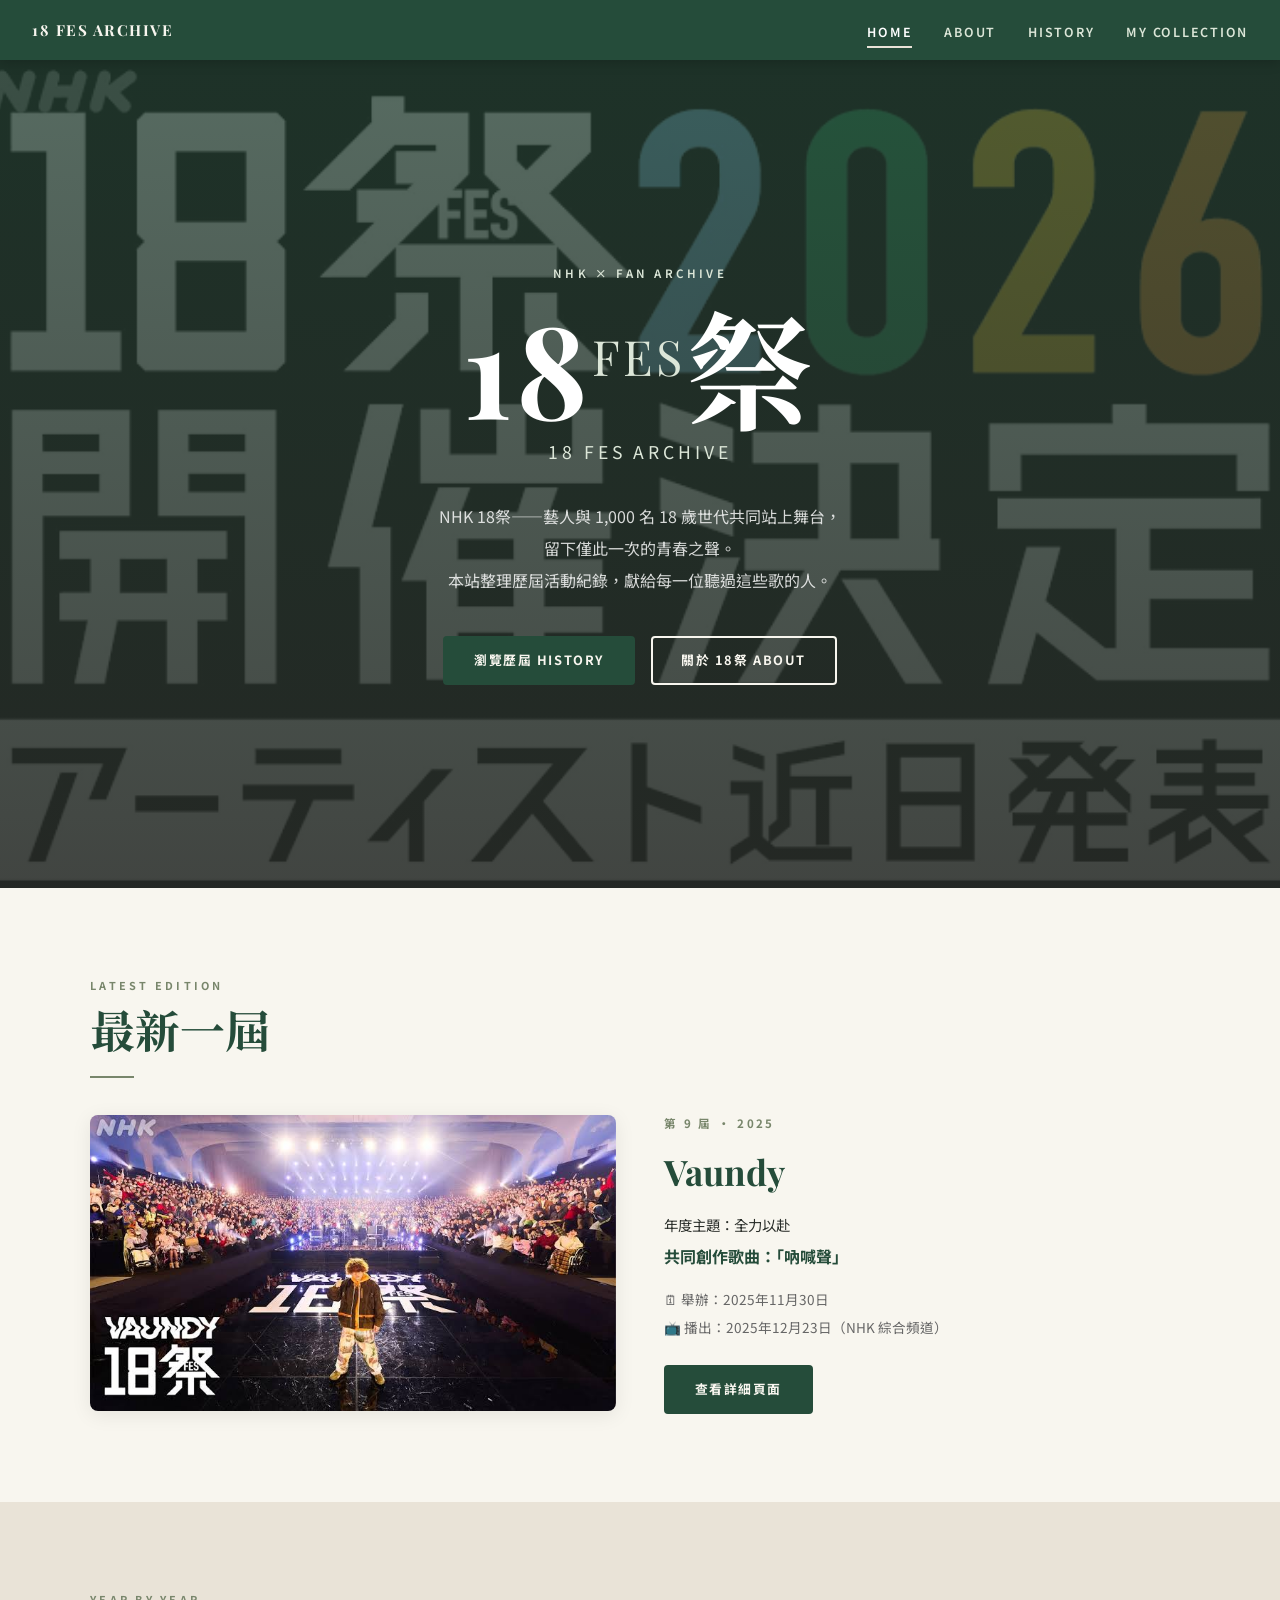
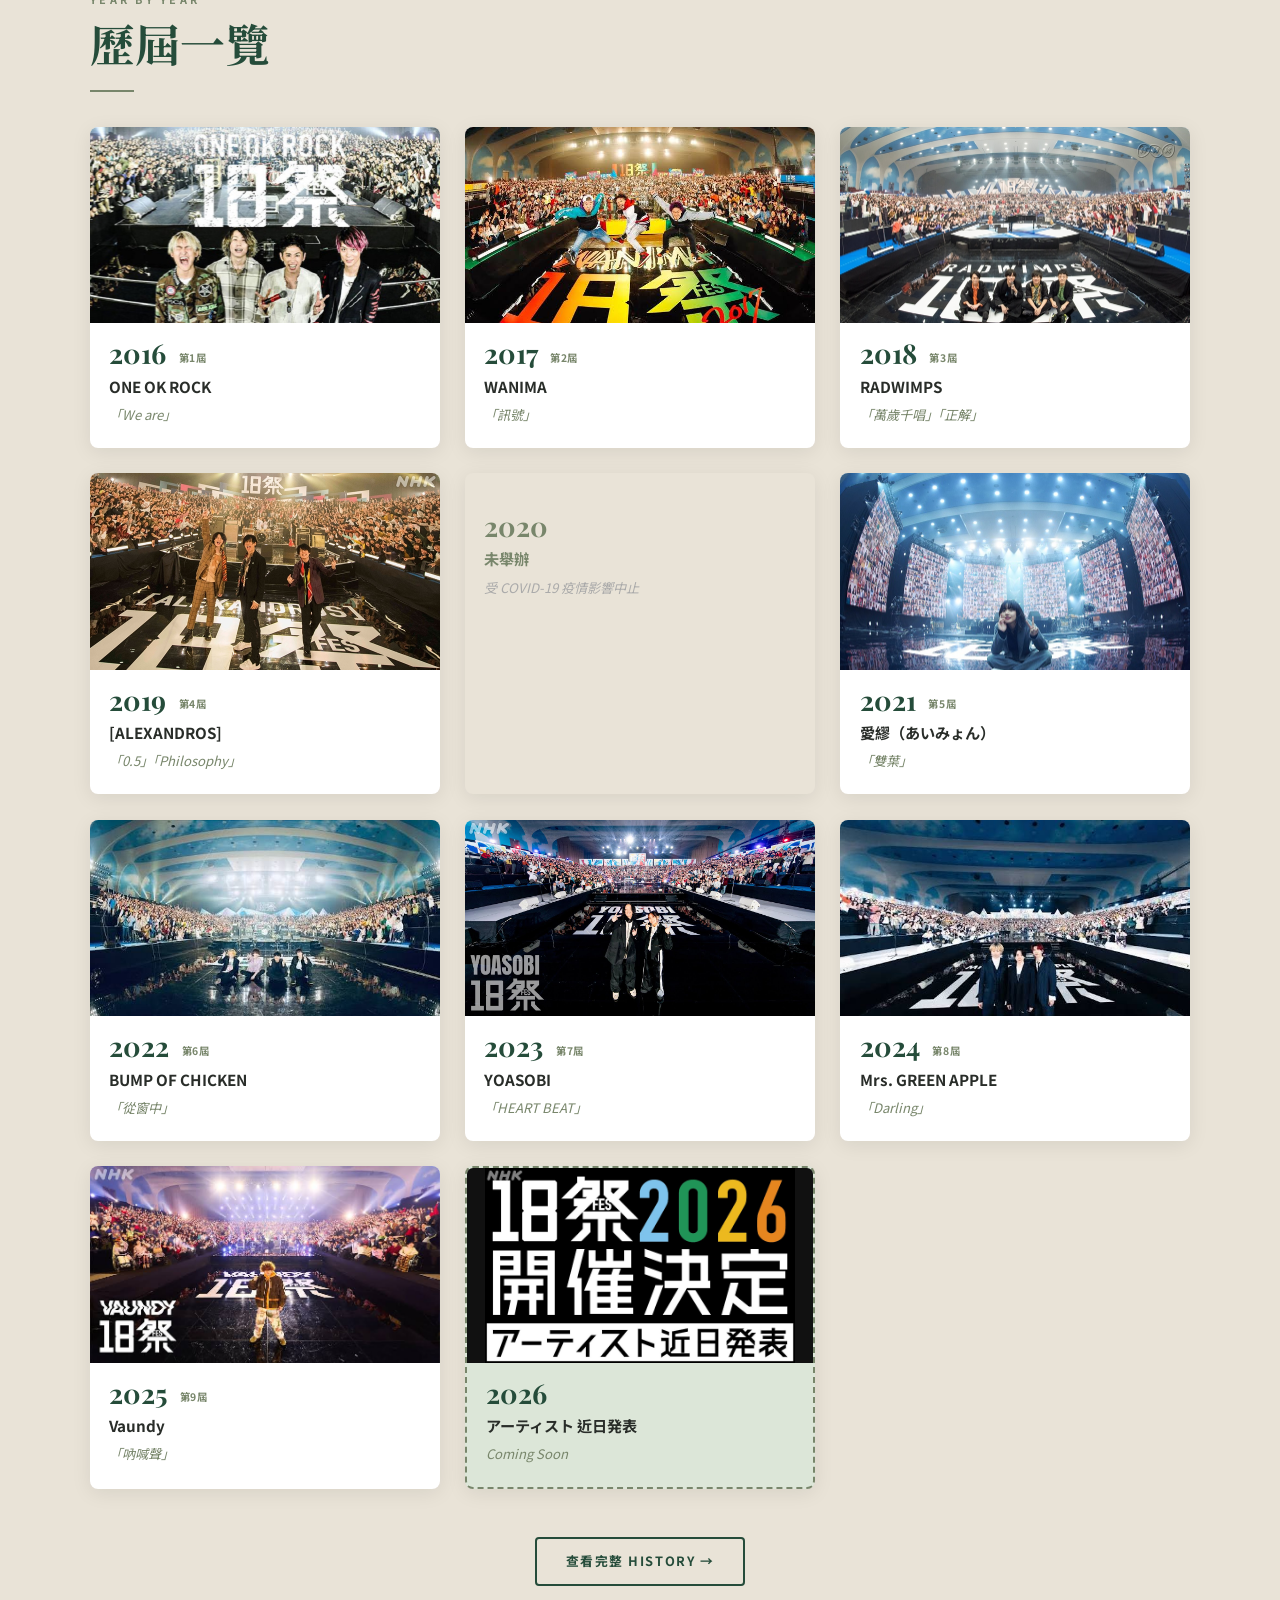
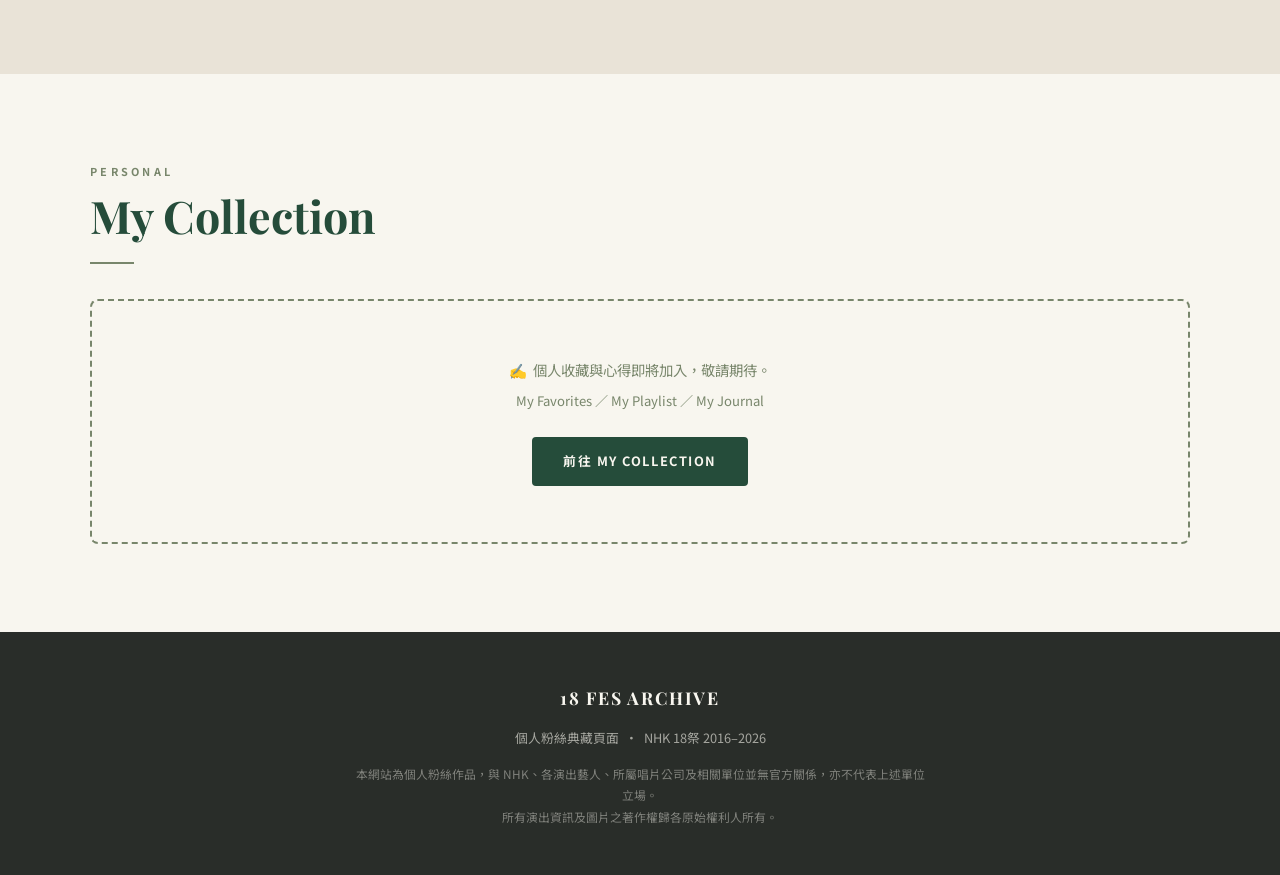
<file: index.html>
<!DOCTYPE html>
<html lang="zh-TW">
<head>
  <meta charset="UTF-8" />
  <meta name="viewport" content="width=device-width, initial-scale=1.0" />
  <title>18 FES ARCHIVE — NHK 18祭 歷屆典藏</title>
  <meta name="description" content="18 FES ARCHIVE：NHK 18祭歷屆活動的非官方粉絲典藏網站，整理每一屆合作藝人、年度主題與共同創作歌曲。" />
  <link rel="preconnect" href="https://fonts.googleapis.com" />
  <link rel="preconnect" href="https://fonts.gstatic.com" crossorigin />
  <link href="https://fonts.googleapis.com/css2?family=Noto+Sans+TC:wght@400;600;700&family=Noto+Serif+TC:wght@400;700&family=Playfair+Display:wght@700&display=swap" rel="stylesheet" />
  <link rel="stylesheet" href="assets/css/style.css" />
</head>
<body>

  <!-- ══ NAVIGATION ══ -->
  <nav class="site-nav" role="navigation" aria-label="主要導覽">
    <a href="index.html" class="nav-logo">18 FES ARCHIVE</a>
    <button class="nav-toggle" aria-label="開啟選單" aria-expanded="false">
      <span></span><span></span><span></span>
    </button>
    <ul class="nav-links" role="list">
      <li><a href="index.html" class="active">Home</a></li>
      <li><a href="pages/about.html">About</a></li>
      <li><a href="pages/history.html">History</a></li>
      <li><a href="pages/collection.html">My Collection</a></li>
    </ul>
  </nav>

  <!-- ══ HERO ══ -->
  <section class="hero" id="hero">
    <img class="hero-bg" src="assets/common/hero.png" alt="18祭 2026 開催決定" />
    <div class="hero-overlay"></div>
    <div class="hero-content">
      <p class="hero-eyebrow">NHK × Fan Archive</p>
      <h1 class="hero-title">18<sup class="hero-sup">FES</sup>祭</h1>
      <p class="hero-subtitle">18 FES ARCHIVE</p>
      <p class="hero-desc">
        NHK 18祭——藝人與 1,000 名 18 歲世代共同站上舞台，<br />
        留下僅此一次的青春之聲。<br />
        本站整理歷屆活動紀錄，獻給每一位聽過這些歌的人。
      </p>
      <div class="hero-actions">
        <a href="pages/history.html" class="btn btn--primary">瀏覽歷屆 History</a>
        <a href="pages/about.html" class="btn btn--outline">關於 18祭 About</a>
      </div>
    </div>
  </section>

  <!-- ══ LATEST EDITION ══ -->
  <section class="section" id="latest">
    <div class="container">
      <p class="section-label">Latest Edition</p>
      <h2 class="section-title">最新一屆</h2>
      <div class="divider"></div>
      <div class="latest-grid">
        <div class="latest-img-wrap">
          <img src="assets/years/2025.jfif" alt="18祭 2025 Vaundy" class="latest-img" />
        </div>
        <div class="latest-body">
          <p class="latest-meta">第 9 屆 ・ 2025</p>
          <h3 class="latest-artist">Vaundy</h3>
          <p class="latest-theme">年度主題：全力以赴</p>
          <p class="latest-song">共同創作歌曲：「吶喊聲」</p>
          <p class="latest-dates">
            🗓 舉辦：2025年11月30日<br />
            📺 播出：2025年12月23日（NHK 綜合頻道）
          </p>
          <a href="years/2025.html" class="btn btn--primary" style="margin-top:1.5rem;display:inline-block;">查看詳細頁面</a>
        </div>
      </div>
    </div>
  </section>

  <!-- ══ HISTORY OVERVIEW ══ -->
  <section class="section section--alt" id="history-preview">
    <div class="container">
      <p class="section-label">Year by Year</p>
      <h2 class="section-title">歷屆一覽</h2>
      <div class="divider"></div>
      <div class="timeline-grid">

        <!-- 2016 -->
        <a href="years/2016.html" class="year-card">
          <img class="year-card__img" src="assets/years/2016.jpg" alt="18祭 2016 ONE OK ROCK" loading="lazy" />
          <div class="year-card__body">
            <p class="year-card__year">2016 <span class="year-card__num">第1屆</span></p>
            <p class="year-card__artist">ONE OK ROCK</p>
            <p class="year-card__song">「We are」</p>
          </div>
        </a>

        <!-- 2017 -->
        <a href="years/2017.html" class="year-card">
          <img class="year-card__img" src="assets/years/2017.jfif" alt="18祭 2017 WANIMA" loading="lazy" />
          <div class="year-card__body">
            <p class="year-card__year">2017 <span class="year-card__num">第2屆</span></p>
            <p class="year-card__artist">WANIMA</p>
            <p class="year-card__song">「訊號」</p>
          </div>
        </a>

        <!-- 2018 -->
        <a href="years/2018.html" class="year-card">
          <img class="year-card__img" src="assets/years/2018.jpg" alt="18祭 2018 RADWIMPS" loading="lazy" />
          <div class="year-card__body">
            <p class="year-card__year">2018 <span class="year-card__num">第3屆</span></p>
            <p class="year-card__artist">RADWIMPS</p>
            <p class="year-card__song">「萬歲千唱」「正解」</p>
          </div>
        </a>

        <!-- 2019 -->
        <a href="years/2019.html" class="year-card">
          <img class="year-card__img" src="assets/years/2019.jpg" alt="18祭 2019 [ALEXANDROS]" loading="lazy" />
          <div class="year-card__body">
            <p class="year-card__year">2019 <span class="year-card__num">第4屆</span></p>
            <p class="year-card__artist">[ALEXANDROS]</p>
            <p class="year-card__song">「0.5」「Philosophy」</p>
          </div>
        </a>

        <!-- 2020 中止 -->
        <div class="year-card year-card--inactive">
          <div class="year-card__body year-card__body--center">
            <p class="year-card__year" style="color:var(--olive-green);">2020</p>
            <p class="year-card__artist" style="color:var(--olive-green);">未舉辦</p>
            <p class="year-card__song" style="color:#aaa;">受 COVID-19 疫情影響中止</p>
          </div>
        </div>

        <!-- 2021 -->
        <a href="years/2021.html" class="year-card">
          <img class="year-card__img" src="assets/years/2021.jpg" alt="18祭 2021 愛繆" loading="lazy" />
          <div class="year-card__body">
            <p class="year-card__year">2021 <span class="year-card__num">第5屆</span></p>
            <p class="year-card__artist">愛繆（あいみょん）</p>
            <p class="year-card__song">「雙葉」</p>
          </div>
        </a>

        <!-- 2022 -->
        <a href="years/2022.html" class="year-card">
          <img class="year-card__img" src="assets/years/2022.jfif" alt="18祭 2022 BUMP OF CHICKEN" loading="lazy" />
          <div class="year-card__body">
            <p class="year-card__year">2022 <span class="year-card__num">第6屆</span></p>
            <p class="year-card__artist">BUMP OF CHICKEN</p>
            <p class="year-card__song">「從窗中」</p>
          </div>
        </a>

        <!-- 2023 -->
        <a href="years/2023.html" class="year-card">
          <img class="year-card__img" src="assets/years/2023.jpg" alt="18祭 2023 YOASOBI" loading="lazy" />
          <div class="year-card__body">
            <p class="year-card__year">2023 <span class="year-card__num">第7屆</span></p>
            <p class="year-card__artist">YOASOBI</p>
            <p class="year-card__song">「HEART BEAT」</p>
          </div>
        </a>

        <!-- 2024 -->
        <a href="years/2024.html" class="year-card">
          <img class="year-card__img" src="assets/years/2024.jfif" alt="18祭 2024 Mrs. GREEN APPLE" loading="lazy" />
          <div class="year-card__body">
            <p class="year-card__year">2024 <span class="year-card__num">第8屆</span></p>
            <p class="year-card__artist">Mrs. GREEN APPLE</p>
            <p class="year-card__song">「Darling」</p>
          </div>
        </a>

        <!-- 2025 -->
        <a href="years/2025.html" class="year-card">
          <img class="year-card__img" src="assets/years/2025.jfif" alt="18祭 2025 Vaundy" loading="lazy" />
          <div class="year-card__body">
            <p class="year-card__year">2025 <span class="year-card__num">第9屆</span></p>
            <p class="year-card__artist">Vaundy</p>
            <p class="year-card__song">「吶喊聲」</p>
          </div>
        </a>

        <!-- 2026 Coming Soon -->
        <a href="years/2026.html" class="year-card year-card--upcoming">
          <img class="year-card__img" src="assets/common/hero.png" alt="18祭 2026 開催決定" style="object-fit:contain;background:#111;" />
          <div class="year-card__body">
            <p class="year-card__year" style="color:var(--forest-green);">2026</p>
            <p class="year-card__artist">アーティスト 近日発表</p>
            <p class="year-card__song" style="color:var(--olive-green);">Coming Soon</p>
          </div>
        </a>

      </div>
      <div style="text-align:center;margin-top:3rem;">
        <a href="pages/history.html" class="btn btn--outline-dark">查看完整 History →</a>
      </div>
    </div>
  </section>

  <!-- ══ MY COLLECTION ENTRY ══ -->
  <section class="section" id="collection-entry">
    <div class="container">
      <p class="section-label">Personal</p>
      <h2 class="section-title">My Collection</h2>
      <div class="divider"></div>
      <div class="collection-placeholder">
        <p>✍️ &nbsp;個人收藏與心得即將加入，敬請期待。</p>
        <p style="margin-top:0.5rem;font-size:0.82rem;color:var(--olive-green);">My Favorites ／ My Playlist ／ My Journal</p>
        <a href="pages/collection.html" class="btn btn--primary" style="margin-top:1.5rem;display:inline-block;">前往 My Collection</a>
      </div>
    </div>
  </section>

  <!-- ══ FOOTER ══ -->
  <footer class="site-footer">
    <p class="footer-logo">18 FES ARCHIVE</p>
    <p>個人粉絲典藏頁面 &nbsp;·&nbsp; NHK 18祭 2016–2026</p>
    <p class="footer-disclaimer">
      本網站為個人粉絲作品，與 NHK、各演出藝人、所屬唱片公司及相關單位並無官方關係，亦不代表上述單位立場。<br />
      所有演出資訊及圖片之著作權歸各原始權利人所有。
    </p>
  </footer>

  <script src="assets/js/main.js"></script>
</body>
</html>
</file>
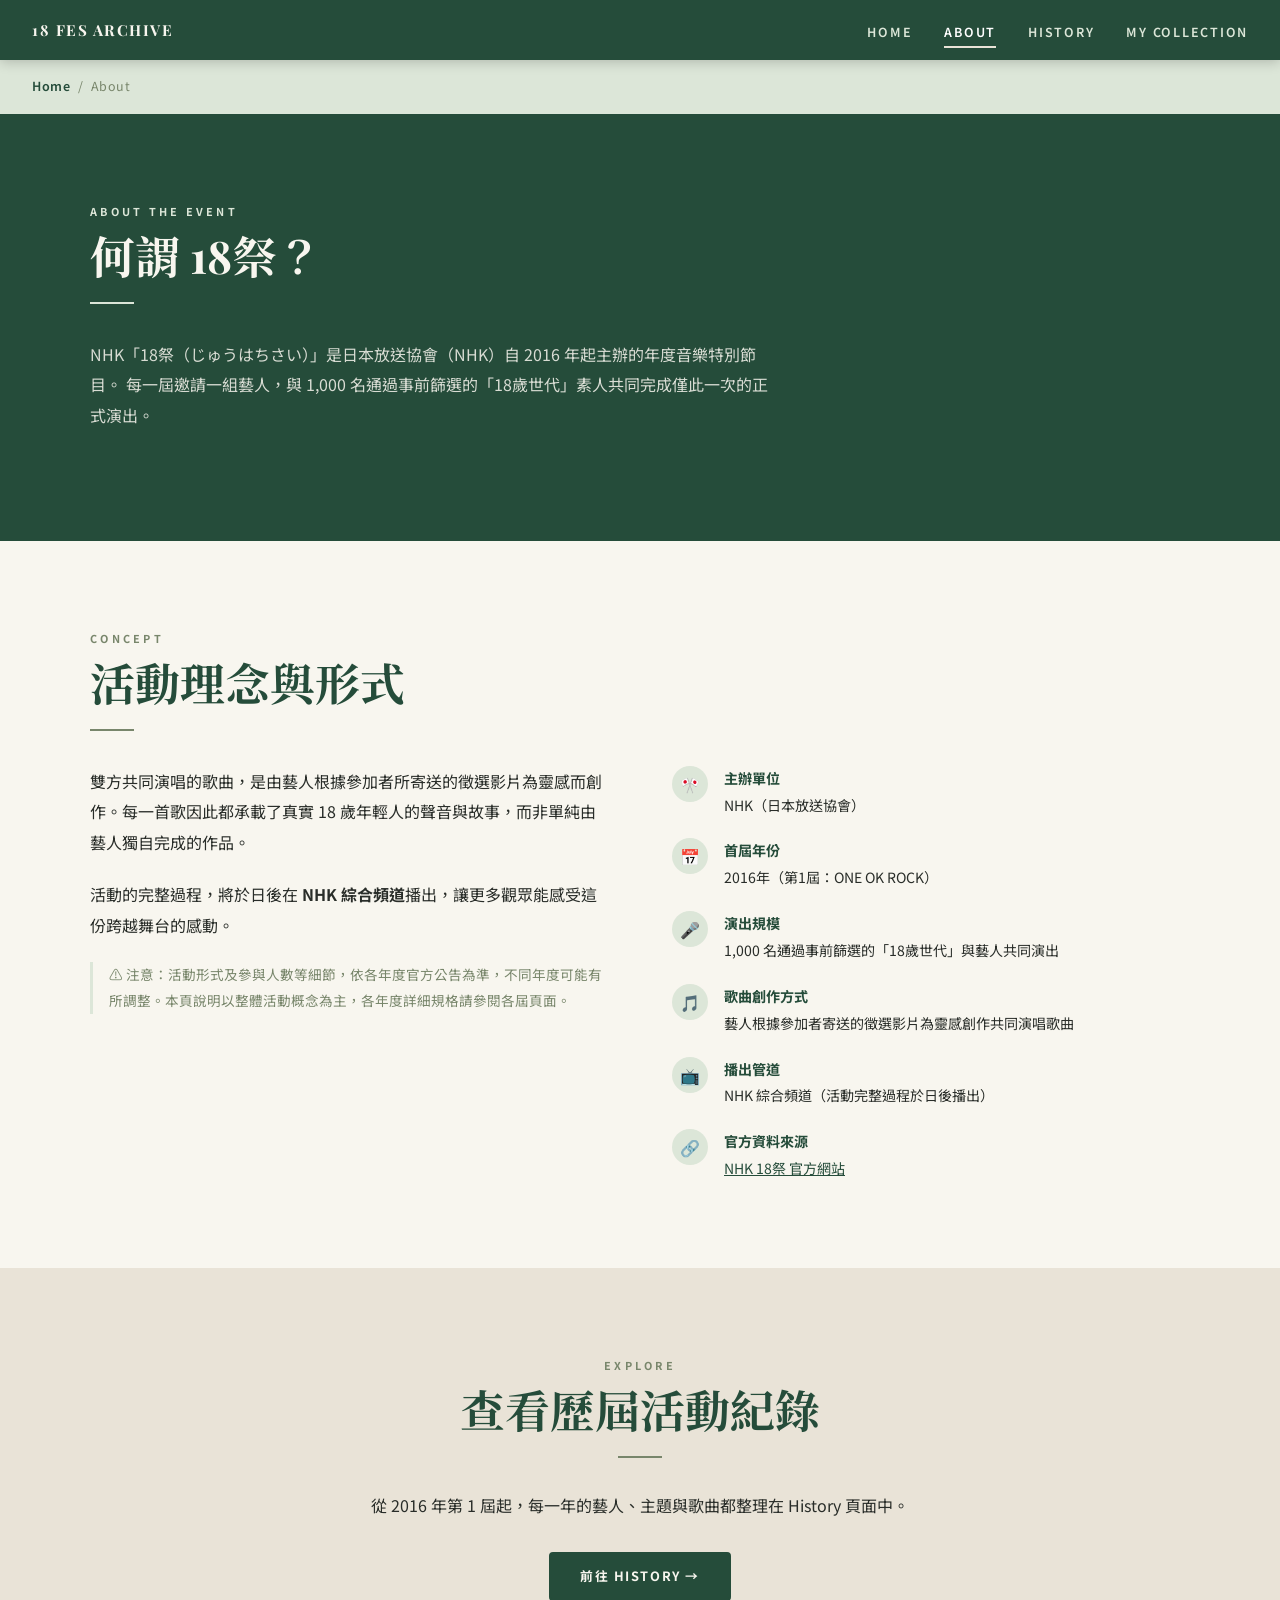
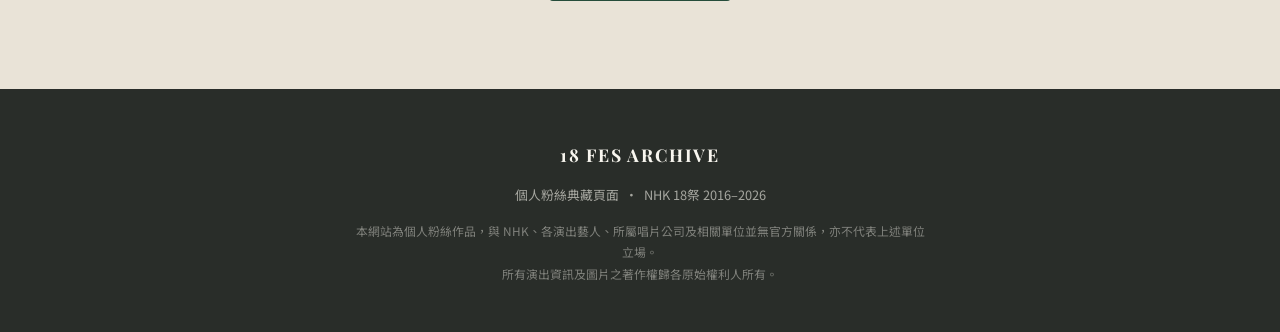
<file: pages/about.html>
<!DOCTYPE html>
<html lang="zh-TW">
<head>
  <meta charset="UTF-8" />
  <meta name="viewport" content="width=device-width, initial-scale=1.0" />
  <title>About — 18 FES ARCHIVE</title>
  <link rel="preconnect" href="https://fonts.googleapis.com" />
  <link rel="preconnect" href="https://fonts.gstatic.com" crossorigin />
  <link href="https://fonts.googleapis.com/css2?family=Noto+Sans+TC:wght@400;600;700&family=Noto+Serif+TC:wght@400;700&family=Playfair+Display:wght@700&display=swap" rel="stylesheet" />
  <link rel="stylesheet" href="../assets/css/style.css" />
</head>
<body>

  <nav class="site-nav" role="navigation" aria-label="主要導覽">
    <a href="../index.html" class="nav-logo">18 FES ARCHIVE</a>
    <button class="nav-toggle" aria-label="開啟選單" aria-expanded="false">
      <span></span><span></span><span></span>
    </button>
    <ul class="nav-links" role="list">
      <li><a href="../index.html">Home</a></li>
      <li><a href="about.html" class="active">About</a></li>
      <li><a href="history.html">History</a></li>
      <li><a href="collection.html">My Collection</a></li>
    </ul>
  </nav>

  <div class="breadcrumb">
    <a href="../index.html">Home</a> &nbsp;/&nbsp; About
  </div>

  <!-- HEADER -->
  <section class="section section--dark">
    <div class="container">
      <p class="section-label section-label--light">About the Event</p>
      <h1 class="section-title section-title--light">何謂 18祭？</h1>
      <div class="divider divider--light"></div>
      <p class="section-text section-text--light">
        NHK「18祭（じゅうはちさい）」是日本放送協會（NHK）自 2016 年起主辦的年度音樂特別節目。
        每一屆邀請一組藝人，與 1,000 名通過事前篩選的「18歲世代」素人共同完成僅此一次的正式演出。
      </p>
    </div>
  </section>

  <!-- CONCEPT -->
  <section class="section">
    <div class="container">
      <p class="section-label">Concept</p>
      <h2 class="section-title">活動理念與形式</h2>
      <div class="divider"></div>
      <div class="concept-grid">
        <div>
          <p class="section-text">
            雙方共同演唱的歌曲，是由藝人根據參加者所寄送的徵選影片為靈感而創作。每一首歌因此都承載了真實 18 歲年輕人的聲音與故事，而非單純由藝人獨自完成的作品。
          </p>
          <p class="section-text">
            活動的完整過程，將於日後在 <strong>NHK 綜合頻道</strong>播出，讓更多觀眾能感受這份跨越舞台的感動。
          </p>
          <p class="section-text" style="color:var(--olive-green);font-size:0.85rem;border-left:3px solid var(--soft-green);padding-left:1rem;">
            ⚠️ 注意：活動形式及參與人數等細節，依各年度官方公告為準，不同年度可能有所調整。本頁說明以整體活動概念為主，各年度詳細規格請參閱各屆頁面。
          </p>
        </div>
        <div class="concept-facts">
          <div class="fact-item">
            <div class="fact-icon">🎌</div>
            <div class="fact-body">
              <h4>主辦單位</h4>
              <p>NHK（日本放送協會）</p>
            </div>
          </div>
          <div class="fact-item">
            <div class="fact-icon">📅</div>
            <div class="fact-body">
              <h4>首屆年份</h4>
              <p>2016年（第1屆：ONE OK ROCK）</p>
            </div>
          </div>
          <div class="fact-item">
            <div class="fact-icon">🎤</div>
            <div class="fact-body">
              <h4>演出規模</h4>
              <p>1,000 名通過事前篩選的「18歲世代」與藝人共同演出</p>
            </div>
          </div>
          <div class="fact-item">
            <div class="fact-icon">🎵</div>
            <div class="fact-body">
              <h4>歌曲創作方式</h4>
              <p>藝人根據參加者寄送的徵選影片為靈感創作共同演唱歌曲</p>
            </div>
          </div>
          <div class="fact-item">
            <div class="fact-icon">📺</div>
            <div class="fact-body">
              <h4>播出管道</h4>
              <p>NHK 綜合頻道（活動完整過程於日後播出）</p>
            </div>
          </div>
          <div class="fact-item">
            <div class="fact-icon">🔗</div>
            <div class="fact-body">
              <h4>官方資料來源</h4>
              <p><a href="https://www.nhk.jp/p/ts/Z9369V7QW7/" target="_blank" rel="noopener" style="color:var(--forest-green);text-decoration:underline;">NHK 18祭 官方網站</a></p>
            </div>
          </div>
        </div>
      </div>
    </div>
  </section>

  <!-- HISTORY LINK -->
  <section class="section section--alt">
    <div class="container" style="text-align:center;">
      <p class="section-label">Explore</p>
      <h2 class="section-title">查看歷屆活動紀錄</h2>
      <div class="divider" style="margin:1.2rem auto 2rem;"></div>
      <p class="section-text" style="margin:0 auto 2rem;text-align:center;">
        從 2016 年第 1 屆起，每一年的藝人、主題與歌曲都整理在 History 頁面中。
      </p>
      <a href="history.html" class="btn btn--primary">前往 History →</a>
    </div>
  </section>

  <footer class="site-footer">
    <p class="footer-logo">18 FES ARCHIVE</p>
    <p>個人粉絲典藏頁面 &nbsp;·&nbsp; NHK 18祭 2016–2026</p>
    <p class="footer-disclaimer">
      本網站為個人粉絲作品，與 NHK、各演出藝人、所屬唱片公司及相關單位並無官方關係，亦不代表上述單位立場。<br />
      所有演出資訊及圖片之著作權歸各原始權利人所有。
    </p>
  </footer>

  <script src="../assets/js/main.js"></script>
</body>
</html>
</file>
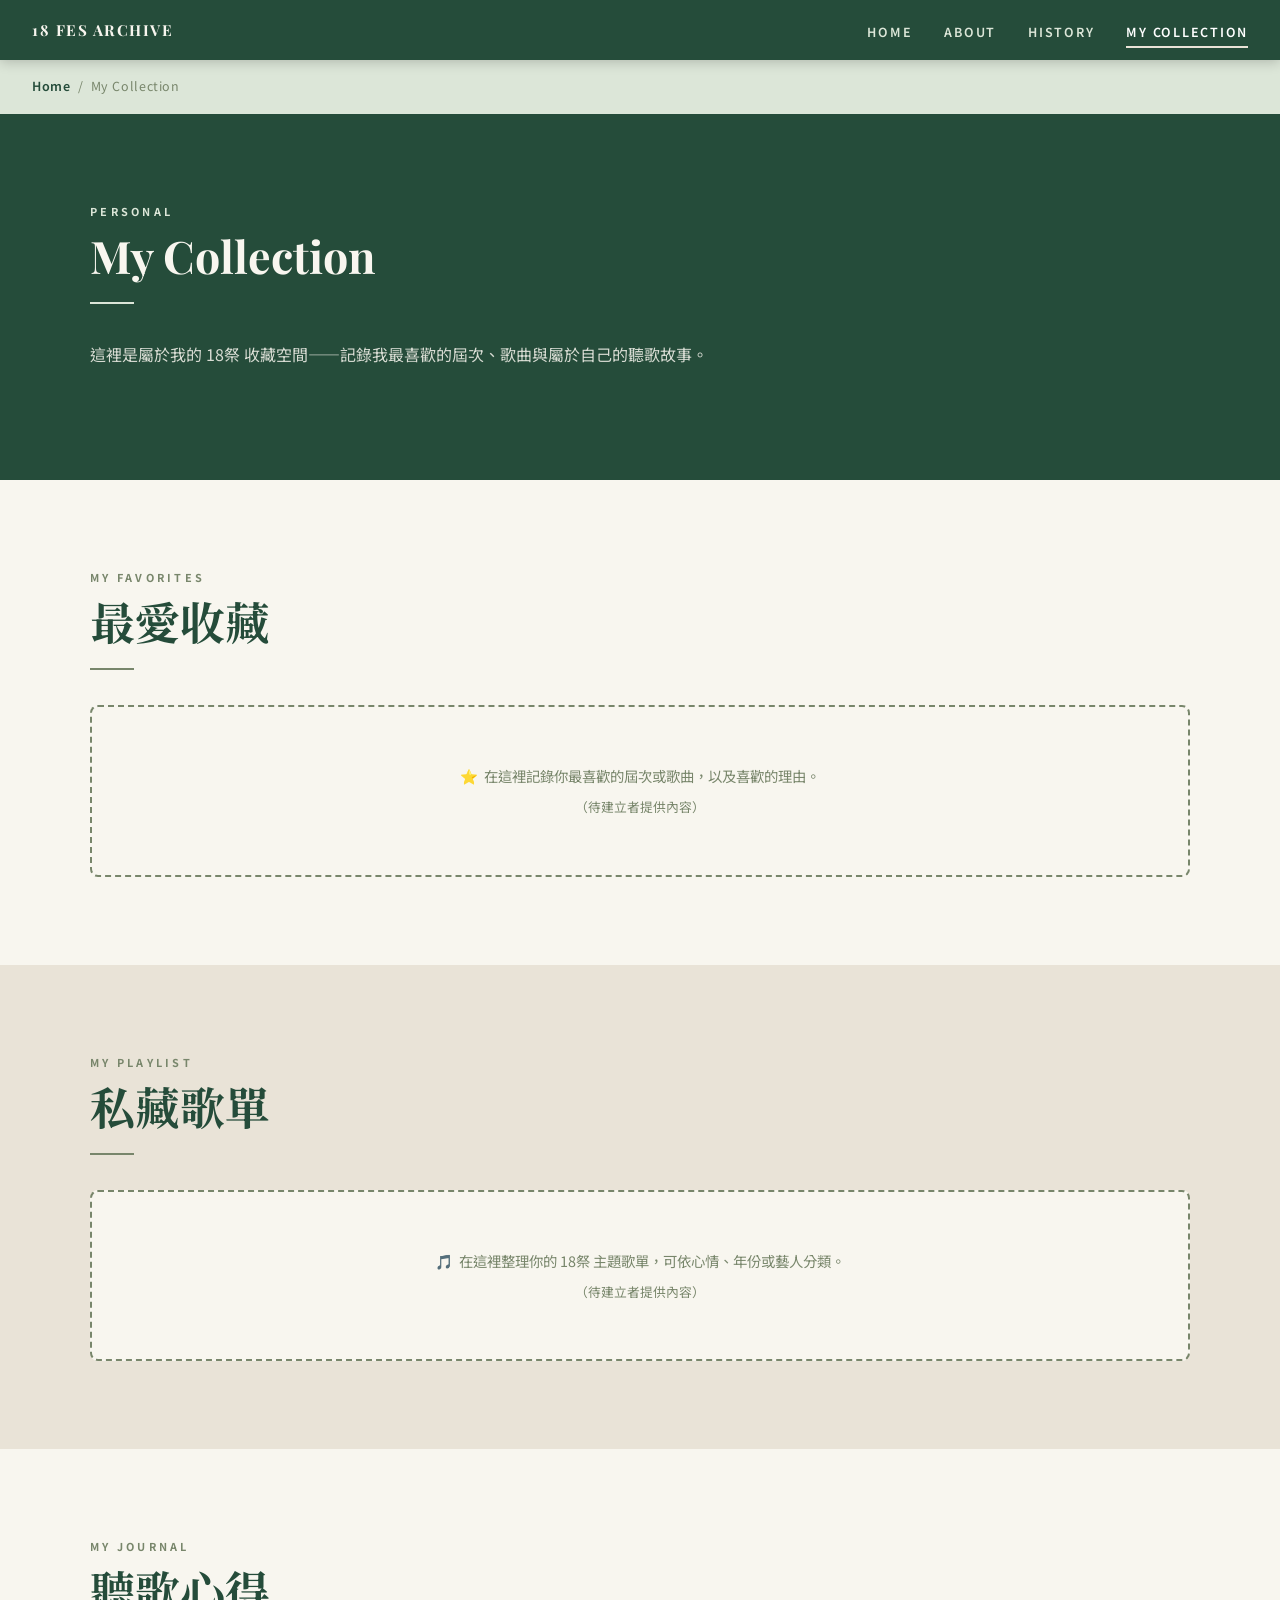
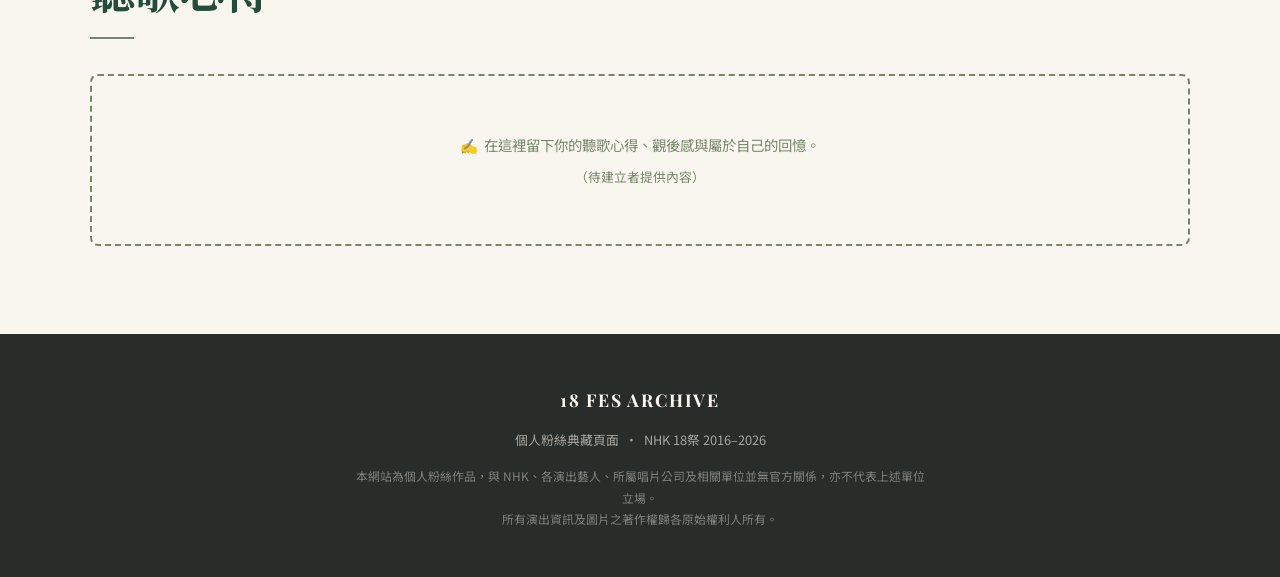
<file: pages/collection.html>
<!DOCTYPE html>
<html lang="zh-TW">
<head>
  <meta charset="UTF-8" />
  <meta name="viewport" content="width=device-width, initial-scale=1.0" />
  <title>My Collection — 18 FES ARCHIVE</title>
  <link rel="preconnect" href="https://fonts.googleapis.com" />
  <link rel="preconnect" href="https://fonts.gstatic.com" crossorigin />
  <link href="https://fonts.googleapis.com/css2?family=Noto+Sans+TC:wght@400;600;700&family=Noto+Serif+TC:wght@400;700&family=Playfair+Display:wght@700&display=swap" rel="stylesheet" />
  <link rel="stylesheet" href="../assets/css/style.css" />
</head>
<body>

  <nav class="site-nav" role="navigation" aria-label="主要導覽">
    <a href="../index.html" class="nav-logo">18 FES ARCHIVE</a>
    <button class="nav-toggle" aria-label="開啟選單" aria-expanded="false">
      <span></span><span></span><span></span>
    </button>
    <ul class="nav-links" role="list">
      <li><a href="../index.html">Home</a></li>
      <li><a href="about.html">About</a></li>
      <li><a href="history.html">History</a></li>
      <li><a href="collection.html" class="active">My Collection</a></li>
    </ul>
  </nav>

  <div class="breadcrumb">
    <a href="../index.html">Home</a> &nbsp;/&nbsp; My Collection
  </div>

  <!-- HEADER -->
  <section class="section section--dark">
    <div class="container">
      <p class="section-label section-label--light">Personal</p>
      <h1 class="section-title section-title--light">My Collection</h1>
      <div class="divider divider--light"></div>
      <p class="section-text section-text--light">
        這裡是屬於我的 18祭 收藏空間——記錄我最喜歡的屆次、歌曲與屬於自己的聽歌故事。
      </p>
    </div>
  </section>

  <!-- MY FAVORITES -->
  <section class="section">
    <div class="container">
      <p class="section-label">My Favorites</p>
      <h2 class="section-title">最愛收藏</h2>
      <div class="divider"></div>
      <div class="collection-placeholder">
        <p>⭐ &nbsp;在這裡記錄你最喜歡的屆次或歌曲，以及喜歡的理由。</p>
        <p style="margin-top:0.5rem;font-size:0.8rem;">（待建立者提供內容）</p>
      </div>
    </div>
  </section>

  <!-- MY PLAYLIST -->
  <section class="section section--alt">
    <div class="container">
      <p class="section-label">My Playlist</p>
      <h2 class="section-title">私藏歌單</h2>
      <div class="divider"></div>
      <div class="collection-placeholder">
        <p>🎵 &nbsp;在這裡整理你的 18祭 主題歌單，可依心情、年份或藝人分類。</p>
        <p style="margin-top:0.5rem;font-size:0.8rem;">（待建立者提供內容）</p>
      </div>
    </div>
  </section>

  <!-- MY JOURNAL -->
  <section class="section">
    <div class="container">
      <p class="section-label">My Journal</p>
      <h2 class="section-title">聽歌心得</h2>
      <div class="divider"></div>
      <div class="collection-placeholder">
        <p>✍️ &nbsp;在這裡留下你的聽歌心得、觀後感與屬於自己的回憶。</p>
        <p style="margin-top:0.5rem;font-size:0.8rem;">（待建立者提供內容）</p>
      </div>
    </div>
  </section>

  <footer class="site-footer">
    <p class="footer-logo">18 FES ARCHIVE</p>
    <p>個人粉絲典藏頁面 &nbsp;·&nbsp; NHK 18祭 2016–2026</p>
    <p class="footer-disclaimer">
      本網站為個人粉絲作品，與 NHK、各演出藝人、所屬唱片公司及相關單位並無官方關係，亦不代表上述單位立場。<br />
      所有演出資訊及圖片之著作權歸各原始權利人所有。
    </p>
  </footer>

  <script src="../assets/js/main.js"></script>
</body>
</html>
</file>
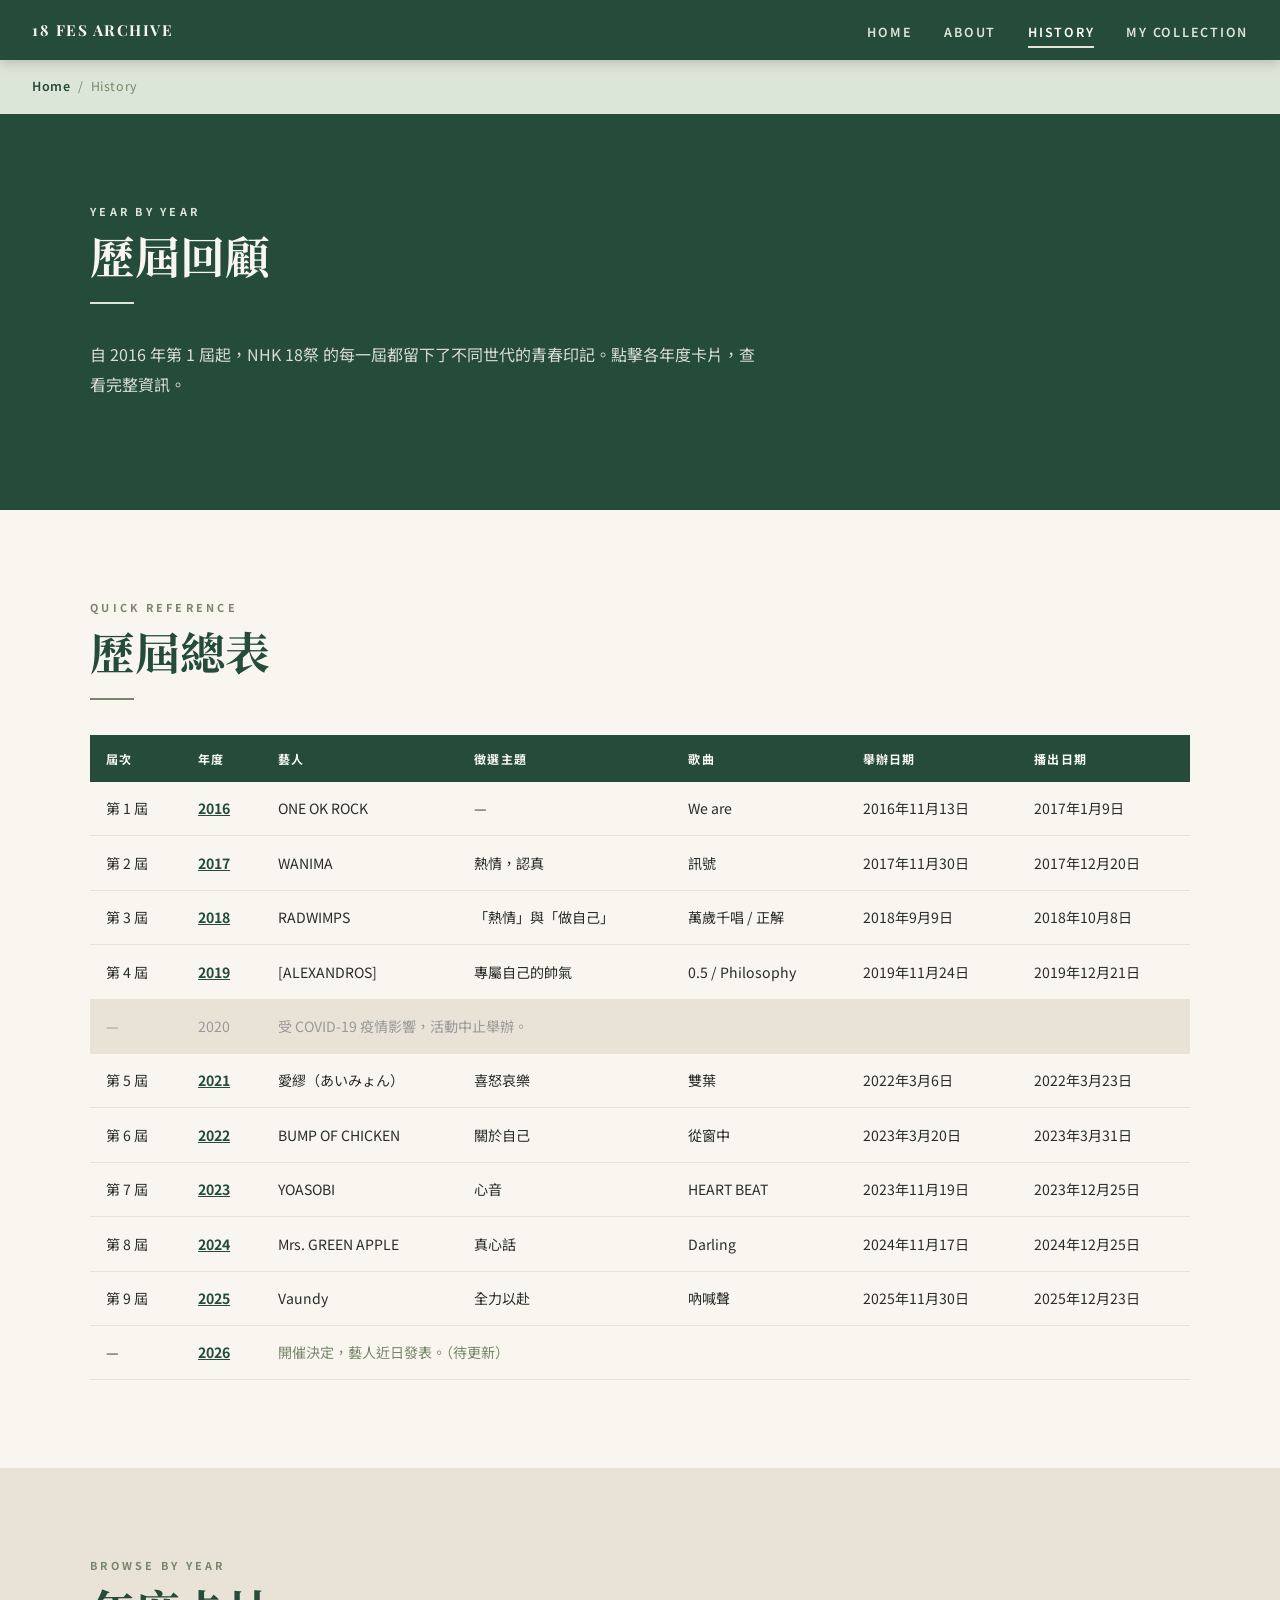
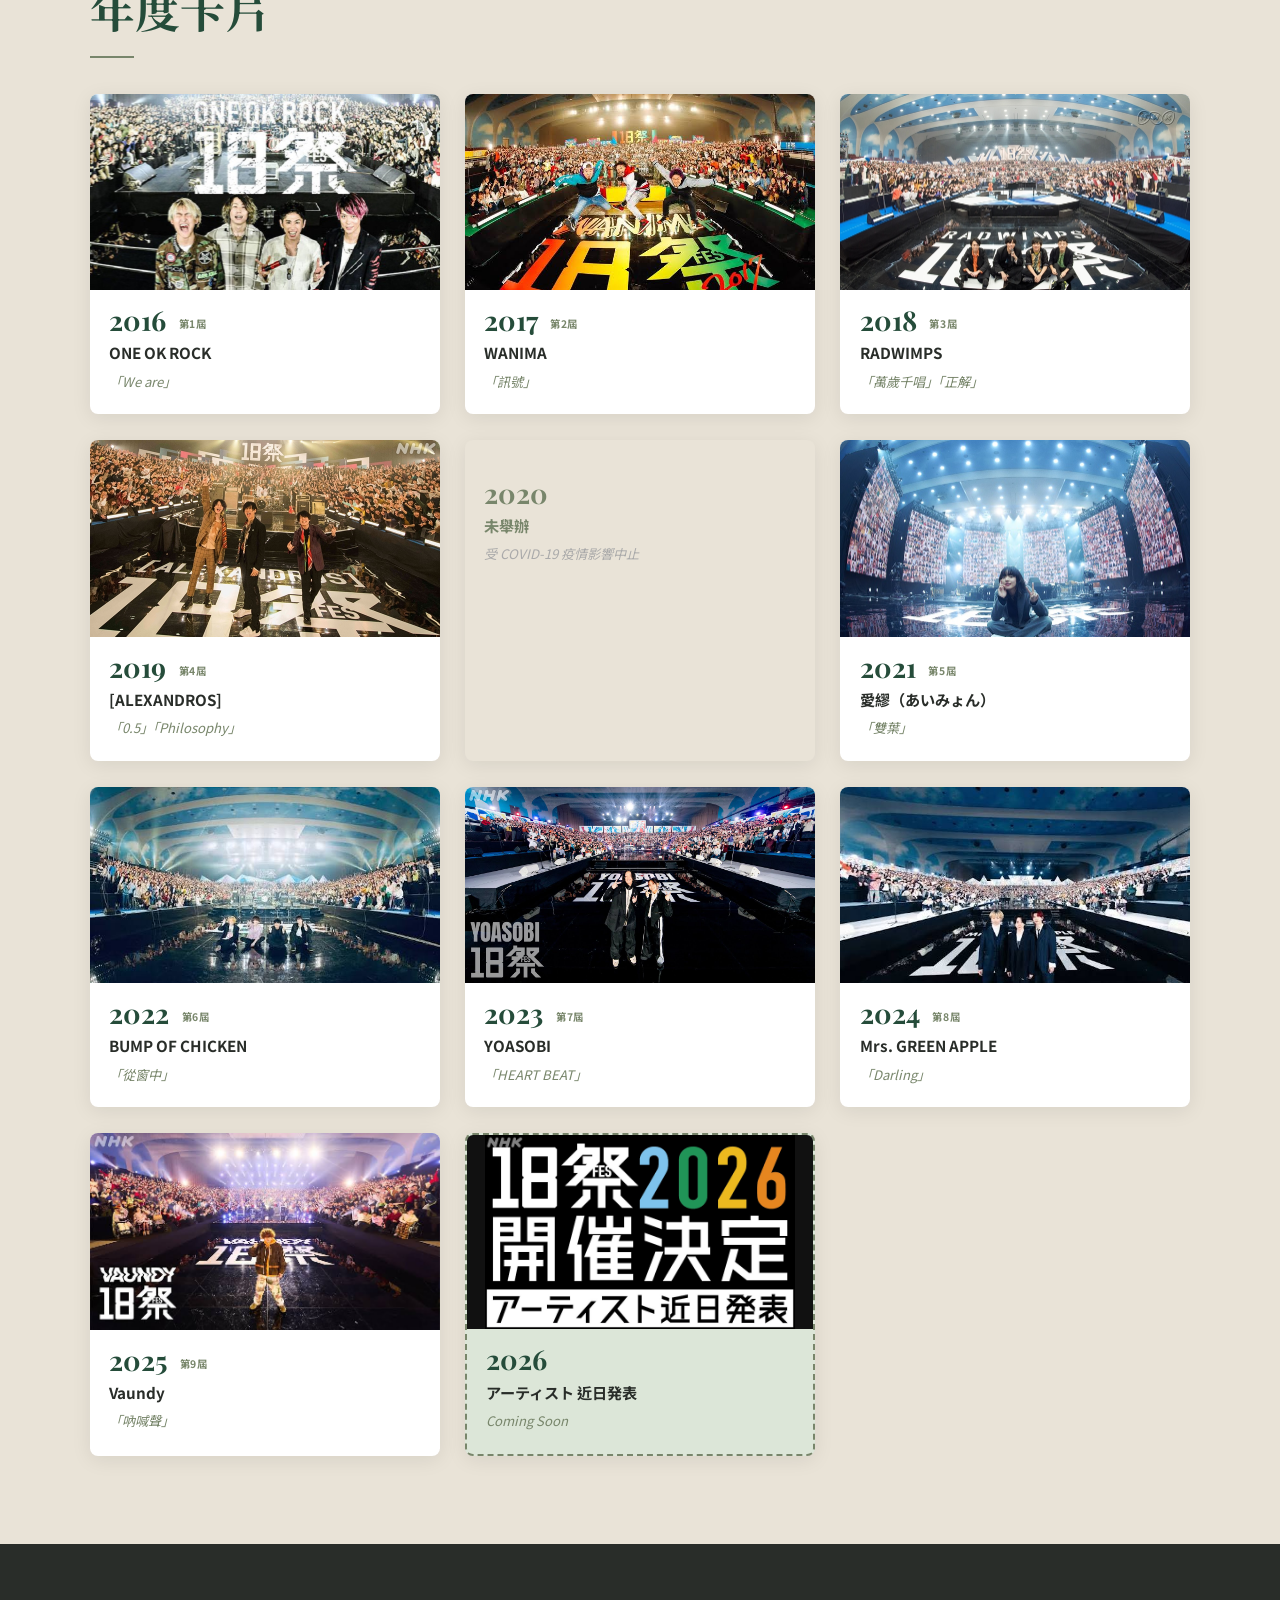
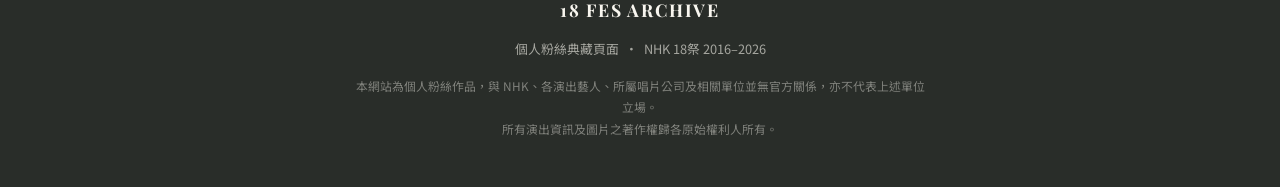
<file: pages/history.html>
<!DOCTYPE html>
<html lang="zh-TW">
<head>
  <meta charset="UTF-8" />
  <meta name="viewport" content="width=device-width, initial-scale=1.0" />
  <title>History — 18 FES ARCHIVE</title>
  <link rel="preconnect" href="https://fonts.googleapis.com" />
  <link rel="preconnect" href="https://fonts.gstatic.com" crossorigin />
  <link href="https://fonts.googleapis.com/css2?family=Noto+Sans+TC:wght@400;600;700&family=Noto+Serif+TC:wght@400;700&family=Playfair+Display:wght@700&display=swap" rel="stylesheet" />
  <link rel="stylesheet" href="../assets/css/style.css" />
</head>
<body>

  <nav class="site-nav" role="navigation" aria-label="主要導覽">
    <a href="../index.html" class="nav-logo">18 FES ARCHIVE</a>
    <button class="nav-toggle" aria-label="開啟選單" aria-expanded="false">
      <span></span><span></span><span></span>
    </button>
    <ul class="nav-links" role="list">
      <li><a href="../index.html">Home</a></li>
      <li><a href="about.html">About</a></li>
      <li><a href="history.html" class="active">History</a></li>
      <li><a href="collection.html">My Collection</a></li>
    </ul>
  </nav>

  <div class="breadcrumb">
    <a href="../index.html">Home</a> &nbsp;/&nbsp; History
  </div>

  <!-- HEADER -->
  <section class="section section--dark">
    <div class="container">
      <p class="section-label section-label--light">Year by Year</p>
      <h1 class="section-title section-title--light">歷屆回顧</h1>
      <div class="divider divider--light"></div>
      <p class="section-text section-text--light">
        自 2016 年第 1 屆起，NHK 18祭 的每一屆都留下了不同世代的青春印記。點擊各年度卡片，查看完整資訊。
      </p>
    </div>
  </section>

  <!-- TIMELINE TABLE -->
  <section class="section">
    <div class="container">
      <p class="section-label">Quick Reference</p>
      <h2 class="section-title">歷屆總表</h2>
      <div class="divider"></div>
      <div style="overflow-x:auto;">
        <table class="history-table">
          <thead>
            <tr>
              <th>屆次</th>
              <th>年度</th>
              <th>藝人</th>
              <th>徵選主題</th>
              <th>歌曲</th>
              <th>舉辦日期</th>
              <th>播出日期</th>
            </tr>
          </thead>
          <tbody>
            <tr>
              <td>第 1 屆</td>
              <td><a href="../years/2016.html">2016</a></td>
              <td>ONE OK ROCK</td>
              <td>—</td>
              <td>We are</td>
              <td>2016年11月13日</td>
              <td>2017年1月9日</td>
            </tr>
            <tr>
              <td>第 2 屆</td>
              <td><a href="../years/2017.html">2017</a></td>
              <td>WANIMA</td>
              <td>熱情，認真</td>
              <td>訊號</td>
              <td>2017年11月30日</td>
              <td>2017年12月20日</td>
            </tr>
            <tr>
              <td>第 3 屆</td>
              <td><a href="../years/2018.html">2018</a></td>
              <td>RADWIMPS</td>
              <td>「熱情」與「做自己」</td>
              <td>萬歲千唱 / 正解</td>
              <td>2018年9月9日</td>
              <td>2018年10月8日</td>
            </tr>
            <tr>
              <td>第 4 屆</td>
              <td><a href="../years/2019.html">2019</a></td>
              <td>[ALEXANDROS]</td>
              <td>專屬自己的帥氣</td>
              <td>0.5 / Philosophy</td>
              <td>2019年11月24日</td>
              <td>2019年12月21日</td>
            </tr>
            <tr class="inactive-row">
              <td>—</td>
              <td>2020</td>
              <td colspan="5">受 COVID-19 疫情影響，活動中止舉辦。</td>
            </tr>
            <tr>
              <td>第 5 屆</td>
              <td><a href="../years/2021.html">2021</a></td>
              <td>愛繆（あいみょん）</td>
              <td>喜怒哀樂</td>
              <td>雙葉</td>
              <td>2022年3月6日</td>
              <td>2022年3月23日</td>
            </tr>
            <tr>
              <td>第 6 屆</td>
              <td><a href="../years/2022.html">2022</a></td>
              <td>BUMP OF CHICKEN</td>
              <td>關於自己</td>
              <td>從窗中</td>
              <td>2023年3月20日</td>
              <td>2023年3月31日</td>
            </tr>
            <tr>
              <td>第 7 屆</td>
              <td><a href="../years/2023.html">2023</a></td>
              <td>YOASOBI</td>
              <td>心音</td>
              <td>HEART BEAT</td>
              <td>2023年11月19日</td>
              <td>2023年12月25日</td>
            </tr>
            <tr>
              <td>第 8 屆</td>
              <td><a href="../years/2024.html">2024</a></td>
              <td>Mrs. GREEN APPLE</td>
              <td>真心話</td>
              <td>Darling</td>
              <td>2024年11月17日</td>
              <td>2024年12月25日</td>
            </tr>
            <tr>
              <td>第 9 屆</td>
              <td><a href="../years/2025.html">2025</a></td>
              <td>Vaundy</td>
              <td>全力以赴</td>
              <td>吶喊聲</td>
              <td>2025年11月30日</td>
              <td>2025年12月23日</td>
            </tr>
            <tr>
              <td>—</td>
              <td><a href="../years/2026.html">2026</a></td>
              <td colspan="5" style="color:var(--olive-green);">開催決定，藝人近日發表。（待更新）</td>
            </tr>
          </tbody>
        </table>
      </div>
    </div>
  </section>

  <!-- CARD GRID -->
  <section class="section section--alt">
    <div class="container">
      <p class="section-label">Browse by Year</p>
      <h2 class="section-title">年度卡片</h2>
      <div class="divider"></div>
      <div class="timeline-grid">

        <a href="../years/2016.html" class="year-card">
          <img class="year-card__img" src="../assets/years/2016.jpg" alt="18祭 2016 ONE OK ROCK" loading="lazy" />
          <div class="year-card__body">
            <p class="year-card__year">2016 <span class="year-card__num">第1屆</span></p>
            <p class="year-card__artist">ONE OK ROCK</p>
            <p class="year-card__song">「We are」</p>
          </div>
        </a>

        <a href="../years/2017.html" class="year-card">
          <img class="year-card__img" src="../assets/years/2017.jfif" alt="18祭 2017 WANIMA" loading="lazy" />
          <div class="year-card__body">
            <p class="year-card__year">2017 <span class="year-card__num">第2屆</span></p>
            <p class="year-card__artist">WANIMA</p>
            <p class="year-card__song">「訊號」</p>
          </div>
        </a>

        <a href="../years/2018.html" class="year-card">
          <img class="year-card__img" src="../assets/years/2018.jpg" alt="18祭 2018 RADWIMPS" loading="lazy" />
          <div class="year-card__body">
            <p class="year-card__year">2018 <span class="year-card__num">第3屆</span></p>
            <p class="year-card__artist">RADWIMPS</p>
            <p class="year-card__song">「萬歲千唱」「正解」</p>
          </div>
        </a>

        <a href="../years/2019.html" class="year-card">
          <img class="year-card__img" src="../assets/years/2019.jpg" alt="18祭 2019 [ALEXANDROS]" loading="lazy" />
          <div class="year-card__body">
            <p class="year-card__year">2019 <span class="year-card__num">第4屆</span></p>
            <p class="year-card__artist">[ALEXANDROS]</p>
            <p class="year-card__song">「0.5」「Philosophy」</p>
          </div>
        </a>

        <div class="year-card year-card--inactive">
          <div class="year-card__body year-card__body--center">
            <p class="year-card__year" style="color:var(--olive-green);">2020</p>
            <p class="year-card__artist" style="color:var(--olive-green);">未舉辦</p>
            <p class="year-card__song" style="color:#aaa;">受 COVID-19 疫情影響中止</p>
          </div>
        </div>

        <a href="../years/2021.html" class="year-card">
          <img class="year-card__img" src="../assets/years/2021.jpg" alt="18祭 2021 愛繆" loading="lazy" />
          <div class="year-card__body">
            <p class="year-card__year">2021 <span class="year-card__num">第5屆</span></p>
            <p class="year-card__artist">愛繆（あいみょん）</p>
            <p class="year-card__song">「雙葉」</p>
          </div>
        </a>

        <a href="../years/2022.html" class="year-card">
          <img class="year-card__img" src="../assets/years/2022.jfif" alt="18祭 2022 BUMP OF CHICKEN" loading="lazy" />
          <div class="year-card__body">
            <p class="year-card__year">2022 <span class="year-card__num">第6屆</span></p>
            <p class="year-card__artist">BUMP OF CHICKEN</p>
            <p class="year-card__song">「從窗中」</p>
          </div>
        </a>

        <a href="../years/2023.html" class="year-card">
          <img class="year-card__img" src="../assets/years/2023.jpg" alt="18祭 2023 YOASOBI" loading="lazy" />
          <div class="year-card__body">
            <p class="year-card__year">2023 <span class="year-card__num">第7屆</span></p>
            <p class="year-card__artist">YOASOBI</p>
            <p class="year-card__song">「HEART BEAT」</p>
          </div>
        </a>

        <a href="../years/2024.html" class="year-card">
          <img class="year-card__img" src="../assets/years/2024.jfif" alt="18祭 2024 Mrs. GREEN APPLE" loading="lazy" />
          <div class="year-card__body">
            <p class="year-card__year">2024 <span class="year-card__num">第8屆</span></p>
            <p class="year-card__artist">Mrs. GREEN APPLE</p>
            <p class="year-card__song">「Darling」</p>
          </div>
        </a>

        <a href="../years/2025.html" class="year-card">
          <img class="year-card__img" src="../assets/years/2025.jfif" alt="18祭 2025 Vaundy" loading="lazy" />
          <div class="year-card__body">
            <p class="year-card__year">2025 <span class="year-card__num">第9屆</span></p>
            <p class="year-card__artist">Vaundy</p>
            <p class="year-card__song">「吶喊聲」</p>
          </div>
        </a>

        <a href="../years/2026.html" class="year-card year-card--upcoming">
          <img class="year-card__img" src="../assets/common/hero.png" alt="18祭 2026 開催決定" style="object-fit:contain;background:#111;" />
          <div class="year-card__body">
            <p class="year-card__year" style="color:var(--forest-green);">2026</p>
            <p class="year-card__artist">アーティスト 近日発表</p>
            <p class="year-card__song" style="color:var(--olive-green);">Coming Soon</p>
          </div>
        </a>

      </div>
    </div>
  </section>

  <footer class="site-footer">
    <p class="footer-logo">18 FES ARCHIVE</p>
    <p>個人粉絲典藏頁面 &nbsp;·&nbsp; NHK 18祭 2016–2026</p>
    <p class="footer-disclaimer">
      本網站為個人粉絲作品，與 NHK、各演出藝人、所屬唱片公司及相關單位並無官方關係，亦不代表上述單位立場。<br />
      所有演出資訊及圖片之著作權歸各原始權利人所有。
    </p>
  </footer>

  <script src="../assets/js/main.js"></script>
</body>
</html>
</file>
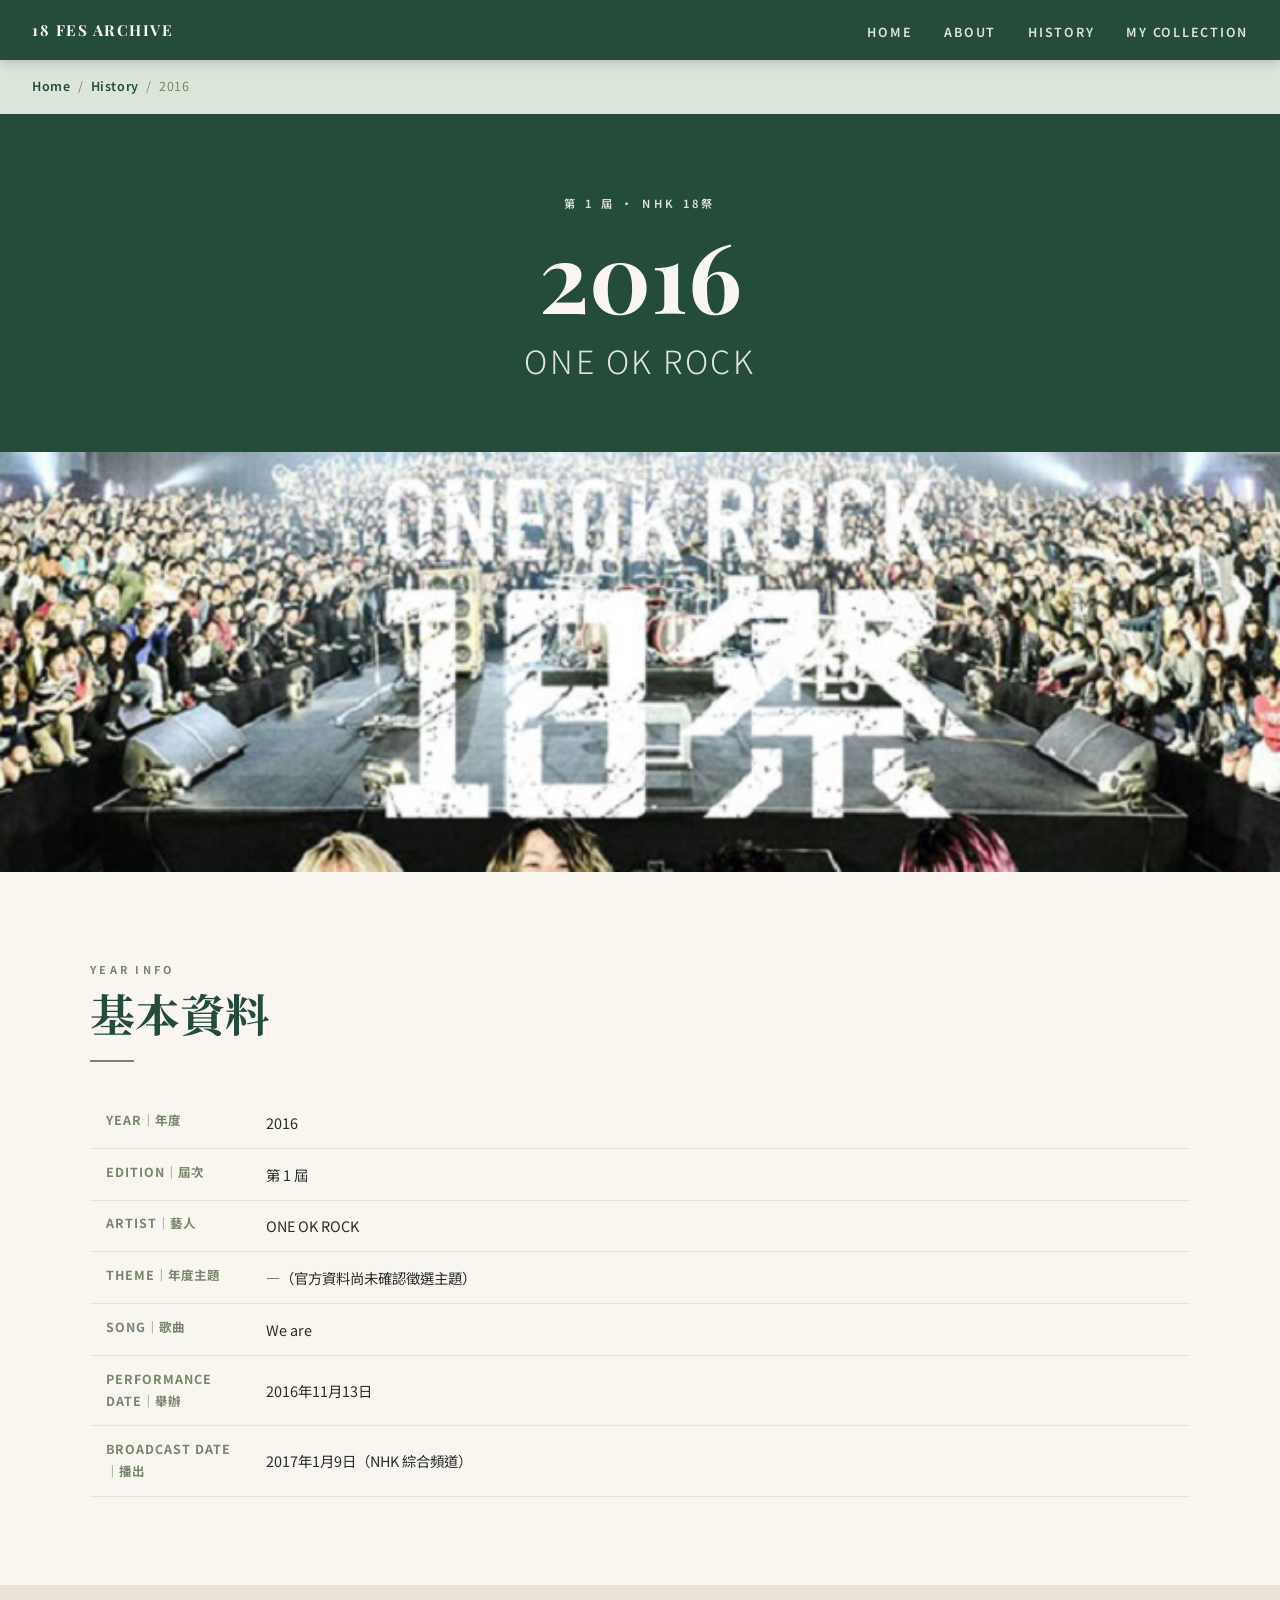
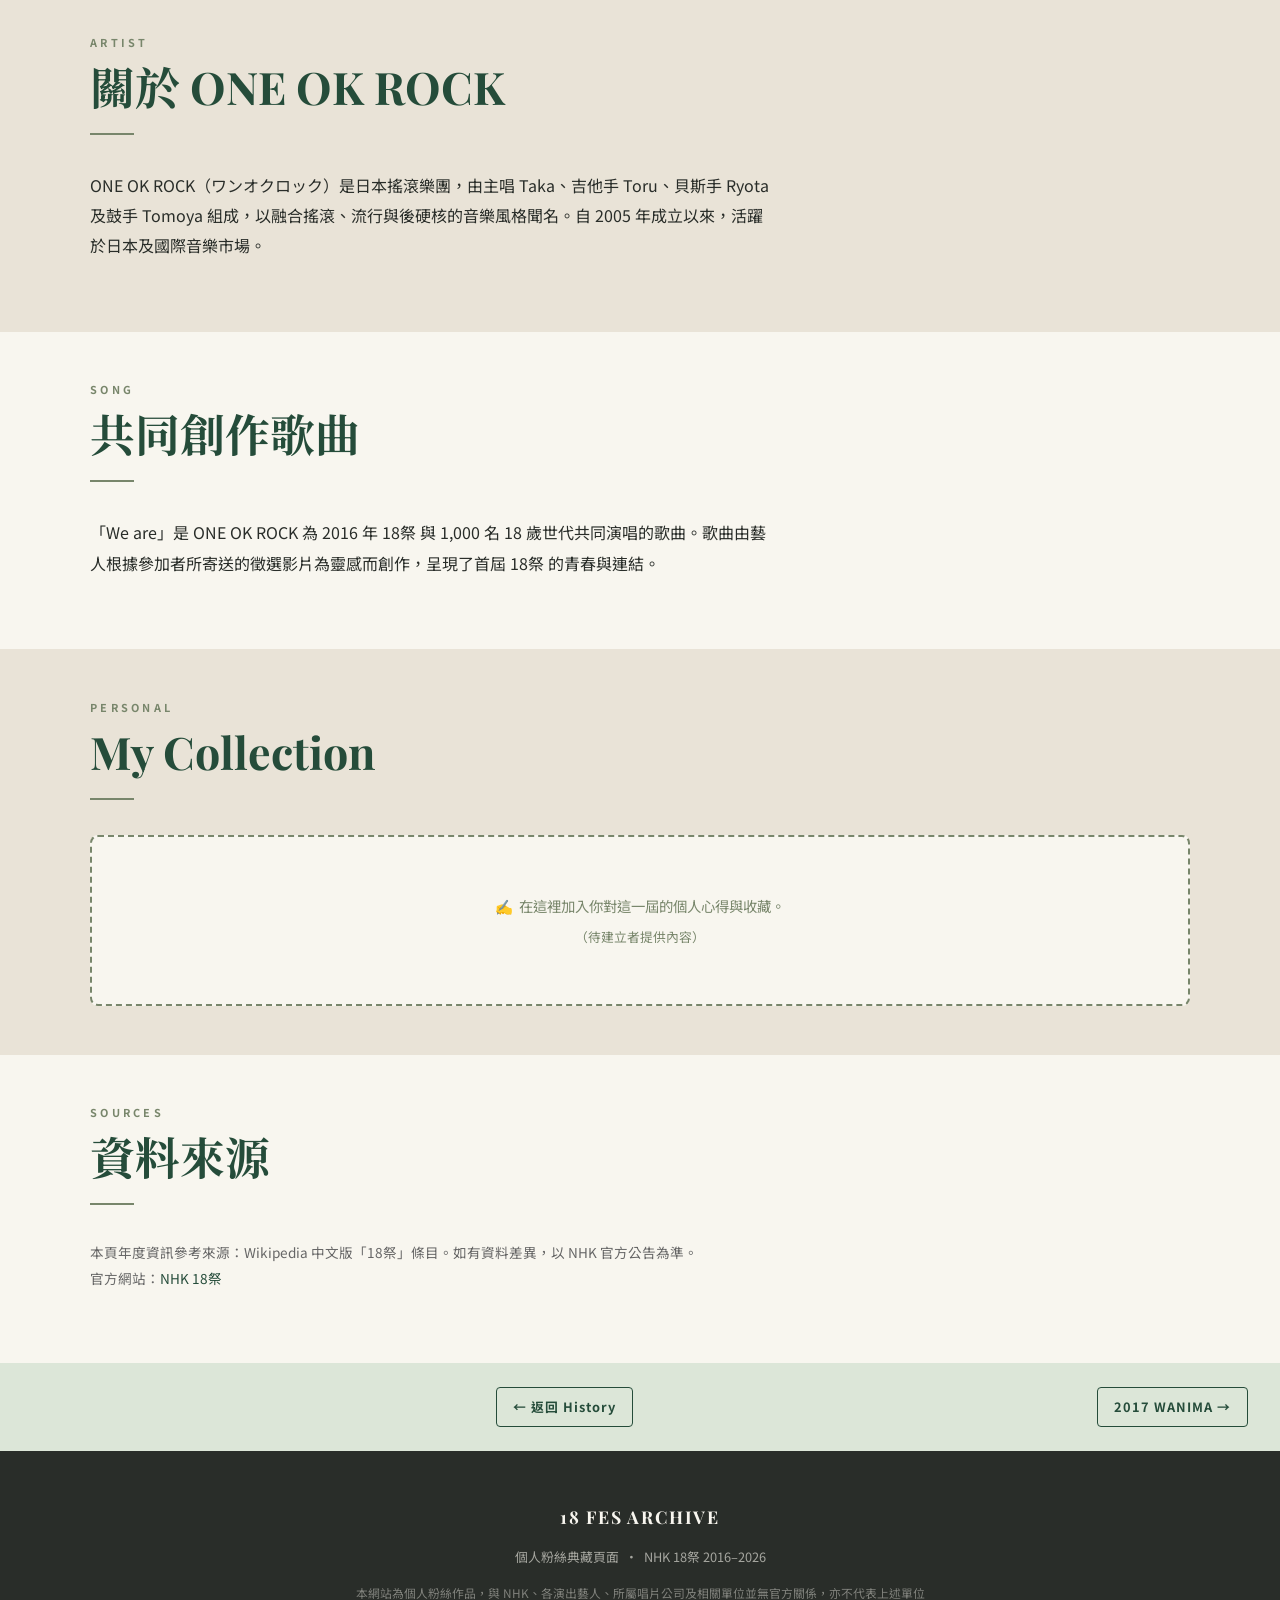
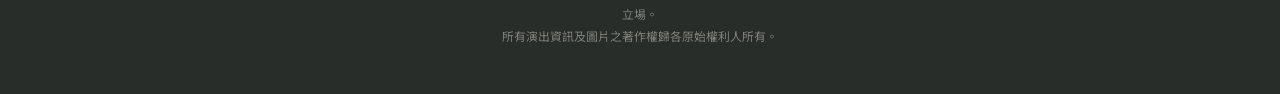
<file: years/2016.html>
<!DOCTYPE html>
<html lang="zh-TW">
<head>
  <meta charset="UTF-8" />
  <meta name="viewport" content="width=device-width, initial-scale=1.0" />
  <title>2016 — 18 FES ARCHIVE</title>
  <link rel="preconnect" href="https://fonts.googleapis.com" />
  <link rel="preconnect" href="https://fonts.gstatic.com" crossorigin />
  <link href="https://fonts.googleapis.com/css2?family=Noto+Sans+TC:wght@400;600;700&family=Noto+Serif+TC:wght@400;700&family=Playfair+Display:wght@700&display=swap" rel="stylesheet" />
  <link rel="stylesheet" href="../assets/css/style.css" />
</head>
<body>

  <nav class="site-nav" role="navigation" aria-label="主要導覽">
    <a href="../index.html" class="nav-logo">18 FES ARCHIVE</a>
    <button class="nav-toggle" aria-label="開啟選單" aria-expanded="false">
      <span></span><span></span><span></span>
    </button>
    <ul class="nav-links" role="list">
      <li><a href="../index.html">Home</a></li>
      <li><a href="../pages/about.html">About</a></li>
      <li><a href="../pages/history.html">History</a></li>
      <li><a href="../pages/collection.html">My Collection</a></li>
    </ul>
  </nav>

  <div class="breadcrumb">
    <a href="../index.html">Home</a> &nbsp;/&nbsp; <a href="../pages/history.html">History</a> &nbsp;/&nbsp; 2016
  </div>

  <!-- YEAR HERO -->
  <div class="year-detail-hero">
    <p class="year-detail-eyebrow">第 1 屆 ・ NHK 18祭</p>
    <h1 class="year-detail-title">2016</h1>
    <p class="year-detail-artist">ONE OK ROCK</p>
  </div>

  <!-- MAIN IMAGE -->
  <div style="max-height:420px;overflow:hidden;">
    <img src="../assets/years/2016.jpg" alt="18祭 2016 ONE OK ROCK" style="width:100%;object-fit:cover;object-position:top center;max-height:420px;" />
  </div>

  <!-- INFO TABLE -->
  <section class="section">
    <div class="container">
      <p class="section-label">Year Info</p>
      <h2 class="section-title">基本資料</h2>
      <div class="divider"></div>
      <table class="info-table">
        <tr><th>Year｜年度</th><td>2016</td></tr>
        <tr><th>Edition｜屆次</th><td>第 1 屆</td></tr>
        <tr><th>Artist｜藝人</th><td>ONE OK ROCK</td></tr>
        <tr><th>Theme｜年度主題</th><td>—（官方資料尚未確認徵選主題）</td></tr>
        <tr><th>Song｜歌曲</th><td>We are</td></tr>
        <tr><th>Performance Date｜舉辦</th><td>2016年11月13日</td></tr>
        <tr><th>Broadcast Date｜播出</th><td>2017年1月9日（NHK 綜合頻道）</td></tr>
      </table>
    </div>
  </section>

  <!-- ABOUT ARTIST -->
  <section class="section section--alt detail-section">
    <div class="container">
      <p class="section-label">Artist</p>
      <h2 class="section-title">關於 ONE OK ROCK</h2>
      <div class="divider"></div>
      <p class="section-text">ONE OK ROCK（ワンオクロック）是日本搖滾樂團，由主唱 Taka、吉他手 Toru、貝斯手 Ryota 及鼓手 Tomoya 組成，以融合搖滾、流行與後硬核的音樂風格聞名。自 2005 年成立以來，活躍於日本及國際音樂市場。</p>
    </div>
  </section>

  <!-- SONG SECTION -->
  <section class="section detail-section">
    <div class="container">
      <p class="section-label">Song</p>
      <h2 class="section-title">共同創作歌曲</h2>
      <div class="divider"></div>
      <p class="section-text">「We are」是 ONE OK ROCK 為 2016 年 18祭 與 1,000 名 18 歲世代共同演唱的歌曲。歌曲由藝人根據參加者所寄送的徵選影片為靈感而創作，呈現了首屆 18祭 的青春與連結。</p>
    </div>
  </section>

  <!-- MY COLLECTION PLACEHOLDER -->
  <section class="section section--alt detail-section">
    <div class="container">
      <p class="section-label">Personal</p>
      <h2 class="section-title">My Collection</h2>
      <div class="divider"></div>
      <div class="collection-placeholder">
        <p>✍️ &nbsp;在這裡加入你對這一屆的個人心得與收藏。</p>
        <p style="margin-top:0.5rem;font-size:0.8rem;">（待建立者提供內容）</p>
      </div>
    </div>
  </section>

  <!-- SOURCES -->
  <section class="section detail-section">
    <div class="container">
      <p class="section-label">Sources</p>
      <h2 class="section-title">資料來源</h2>
      <div class="divider"></div>
      <p class="section-text" style="font-size:0.85rem;color:#666;">
        本頁年度資訊參考來源：Wikipedia 中文版「18祭」條目。如有資料差異，以 NHK 官方公告為準。<br />
        官方網站：<a href="https://www.nhk.jp/p/ts/Z9369V7QW7/" target="_blank" rel="noopener" style="color:var(--forest-green);">NHK 18祭</a>
      </p>
    </div>
  </section>

  <!-- YEAR NAV -->
  <nav class="year-nav">
    <span></span>
    <a href="../pages/history.html">← 返回 History</a>
    <a href="2017.html">2017 WANIMA →</a>
  </nav>

  <footer class="site-footer">
    <p class="footer-logo">18 FES ARCHIVE</p>
    <p>個人粉絲典藏頁面 &nbsp;·&nbsp; NHK 18祭 2016–2026</p>
    <p class="footer-disclaimer">
      本網站為個人粉絲作品，與 NHK、各演出藝人、所屬唱片公司及相關單位並無官方關係，亦不代表上述單位立場。<br />
      所有演出資訊及圖片之著作權歸各原始權利人所有。
    </p>
  </footer>

  <script src="../assets/js/main.js"></script>
</body>
</html>
</file>
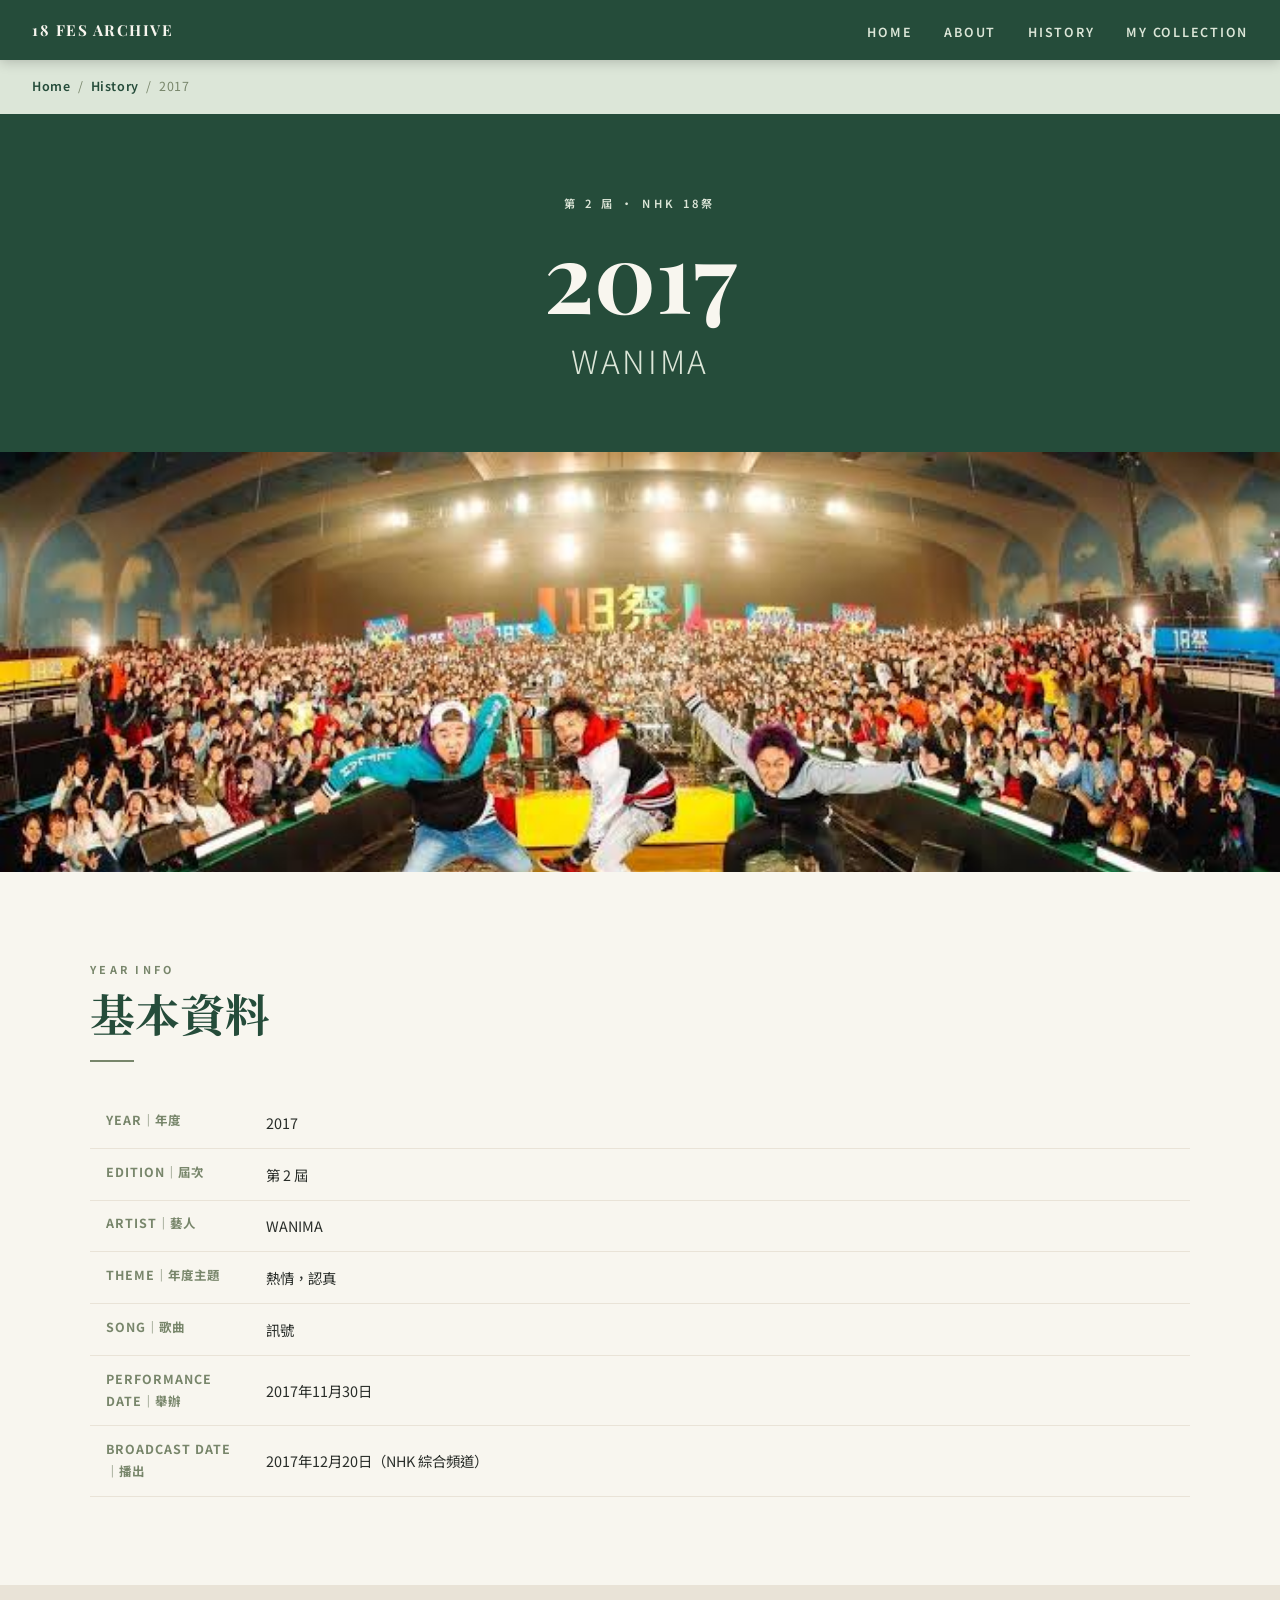
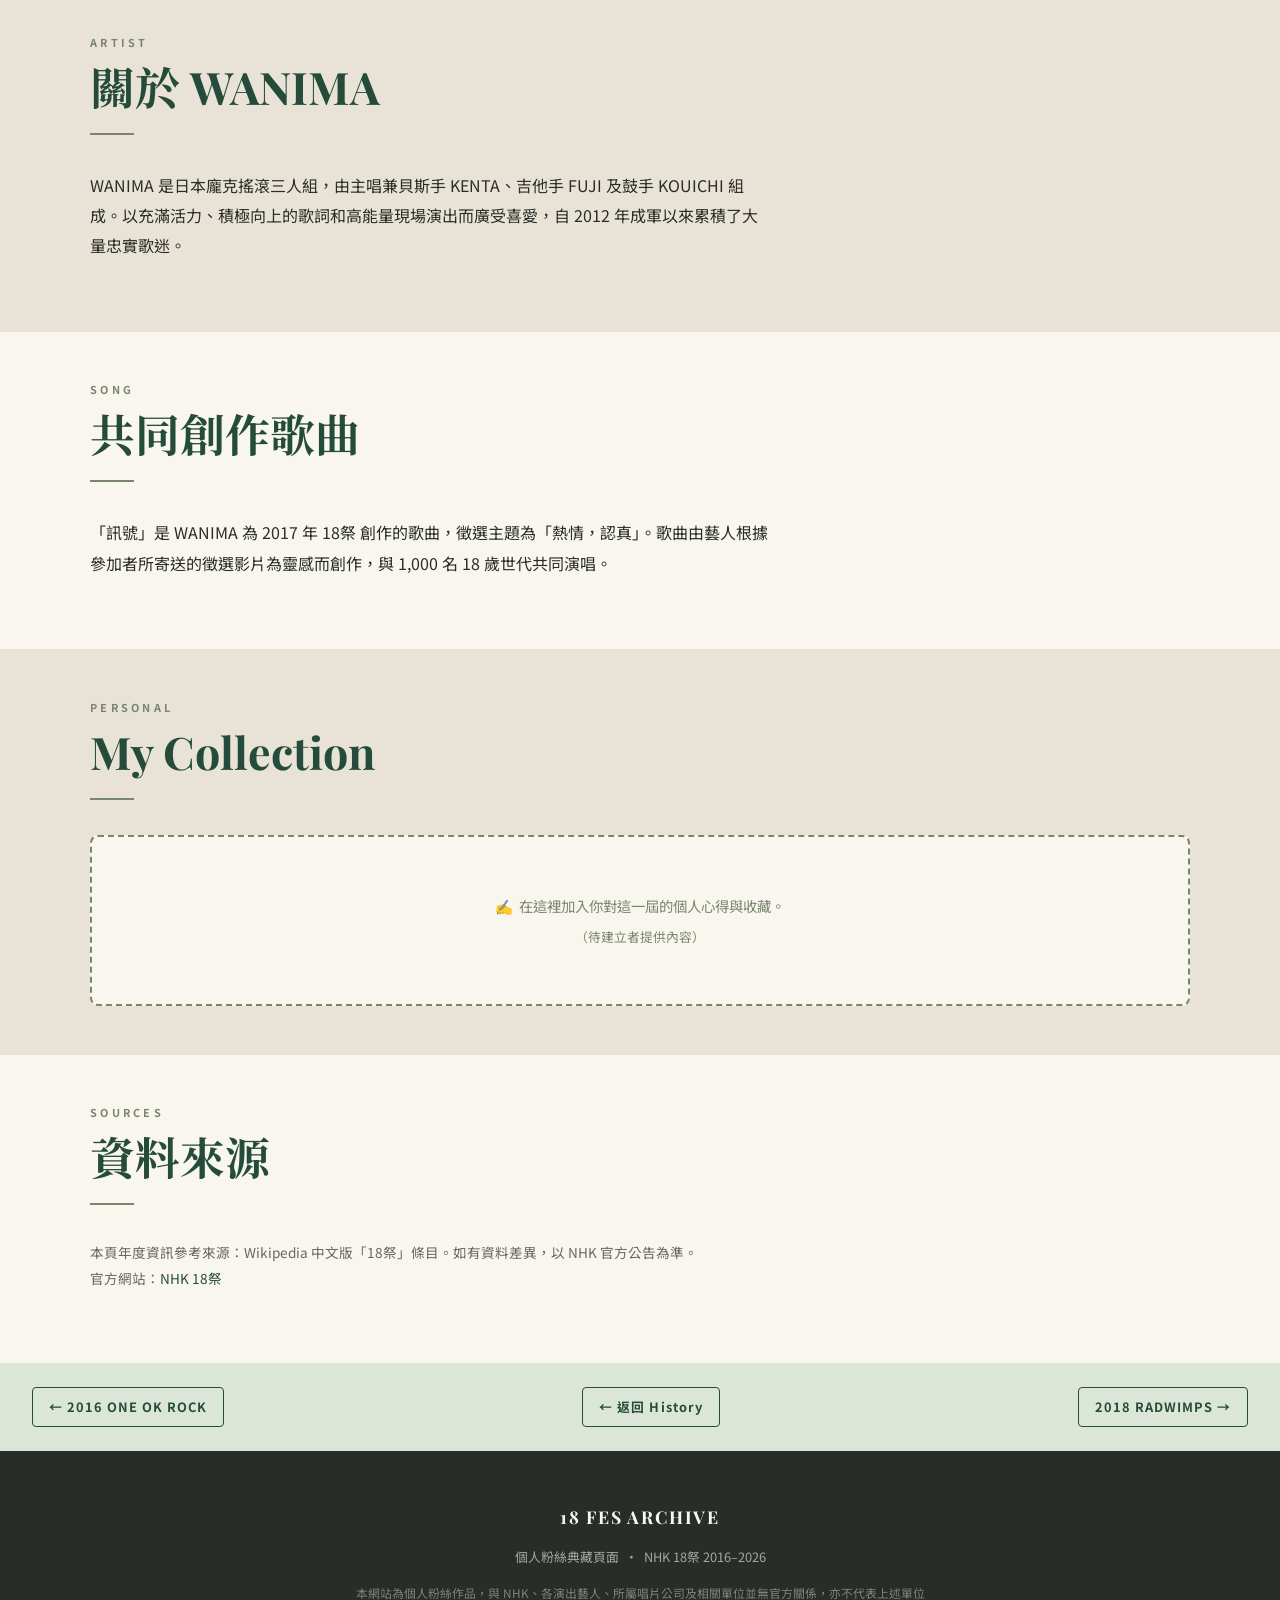
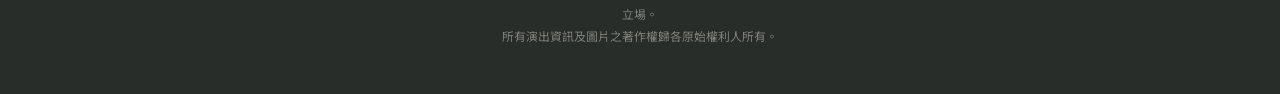
<file: years/2017.html>
<!DOCTYPE html>
<html lang="zh-TW">
<head>
  <meta charset="UTF-8" />
  <meta name="viewport" content="width=device-width, initial-scale=1.0" />
  <title>2017 — 18 FES ARCHIVE</title>
  <link rel="preconnect" href="https://fonts.googleapis.com" />
  <link rel="preconnect" href="https://fonts.gstatic.com" crossorigin />
  <link href="https://fonts.googleapis.com/css2?family=Noto+Sans+TC:wght@400;600;700&family=Noto+Serif+TC:wght@400;700&family=Playfair+Display:wght@700&display=swap" rel="stylesheet" />
  <link rel="stylesheet" href="../assets/css/style.css" />
</head>
<body>

  <nav class="site-nav" role="navigation" aria-label="主要導覽">
    <a href="../index.html" class="nav-logo">18 FES ARCHIVE</a>
    <button class="nav-toggle" aria-label="開啟選單" aria-expanded="false">
      <span></span><span></span><span></span>
    </button>
    <ul class="nav-links" role="list">
      <li><a href="../index.html">Home</a></li>
      <li><a href="../pages/about.html">About</a></li>
      <li><a href="../pages/history.html">History</a></li>
      <li><a href="../pages/collection.html">My Collection</a></li>
    </ul>
  </nav>

  <div class="breadcrumb">
    <a href="../index.html">Home</a> &nbsp;/&nbsp; <a href="../pages/history.html">History</a> &nbsp;/&nbsp; 2017
  </div>

  <!-- YEAR HERO -->
  <div class="year-detail-hero">
    <p class="year-detail-eyebrow">第 2 屆 ・ NHK 18祭</p>
    <h1 class="year-detail-title">2017</h1>
    <p class="year-detail-artist">WANIMA</p>
  </div>

  <!-- MAIN IMAGE -->
  <div style="max-height:420px;overflow:hidden;">
    <img src="../assets/years/2017.jfif" alt="18祭 2017 WANIMA" style="width:100%;object-fit:cover;object-position:top center;max-height:420px;" />
  </div>

  <!-- INFO TABLE -->
  <section class="section">
    <div class="container">
      <p class="section-label">Year Info</p>
      <h2 class="section-title">基本資料</h2>
      <div class="divider"></div>
      <table class="info-table">
        <tr><th>Year｜年度</th><td>2017</td></tr>
        <tr><th>Edition｜屆次</th><td>第 2 屆</td></tr>
        <tr><th>Artist｜藝人</th><td>WANIMA</td></tr>
        <tr><th>Theme｜年度主題</th><td>熱情，認真</td></tr>
        <tr><th>Song｜歌曲</th><td>訊號</td></tr>
        <tr><th>Performance Date｜舉辦</th><td>2017年11月30日</td></tr>
        <tr><th>Broadcast Date｜播出</th><td>2017年12月20日（NHK 綜合頻道）</td></tr>
      </table>
    </div>
  </section>

  <!-- ABOUT ARTIST -->
  <section class="section section--alt detail-section">
    <div class="container">
      <p class="section-label">Artist</p>
      <h2 class="section-title">關於 WANIMA</h2>
      <div class="divider"></div>
      <p class="section-text">WANIMA 是日本龐克搖滾三人組，由主唱兼貝斯手 KENTA、吉他手 FUJI 及鼓手 KOUICHI 組成。以充滿活力、積極向上的歌詞和高能量現場演出而廣受喜愛，自 2012 年成軍以來累積了大量忠實歌迷。</p>
    </div>
  </section>

  <!-- SONG SECTION -->
  <section class="section detail-section">
    <div class="container">
      <p class="section-label">Song</p>
      <h2 class="section-title">共同創作歌曲</h2>
      <div class="divider"></div>
      <p class="section-text">「訊號」是 WANIMA 為 2017 年 18祭 創作的歌曲，徵選主題為「熱情，認真」。歌曲由藝人根據參加者所寄送的徵選影片為靈感而創作，與 1,000 名 18 歲世代共同演唱。</p>
    </div>
  </section>

  <!-- MY COLLECTION PLACEHOLDER -->
  <section class="section section--alt detail-section">
    <div class="container">
      <p class="section-label">Personal</p>
      <h2 class="section-title">My Collection</h2>
      <div class="divider"></div>
      <div class="collection-placeholder">
        <p>✍️ &nbsp;在這裡加入你對這一屆的個人心得與收藏。</p>
        <p style="margin-top:0.5rem;font-size:0.8rem;">（待建立者提供內容）</p>
      </div>
    </div>
  </section>

  <!-- SOURCES -->
  <section class="section detail-section">
    <div class="container">
      <p class="section-label">Sources</p>
      <h2 class="section-title">資料來源</h2>
      <div class="divider"></div>
      <p class="section-text" style="font-size:0.85rem;color:#666;">
        本頁年度資訊參考來源：Wikipedia 中文版「18祭」條目。如有資料差異，以 NHK 官方公告為準。<br />
        官方網站：<a href="https://www.nhk.jp/p/ts/Z9369V7QW7/" target="_blank" rel="noopener" style="color:var(--forest-green);">NHK 18祭</a>
      </p>
    </div>
  </section>

  <!-- YEAR NAV -->
  <nav class="year-nav">
    <a href="2016.html">← 2016 ONE OK ROCK</a>
    <a href="../pages/history.html">← 返回 History</a>
    <a href="2018.html">2018 RADWIMPS →</a>
  </nav>

  <footer class="site-footer">
    <p class="footer-logo">18 FES ARCHIVE</p>
    <p>個人粉絲典藏頁面 &nbsp;·&nbsp; NHK 18祭 2016–2026</p>
    <p class="footer-disclaimer">
      本網站為個人粉絲作品，與 NHK、各演出藝人、所屬唱片公司及相關單位並無官方關係，亦不代表上述單位立場。<br />
      所有演出資訊及圖片之著作權歸各原始權利人所有。
    </p>
  </footer>

  <script src="../assets/js/main.js"></script>
</body>
</html>
</file>
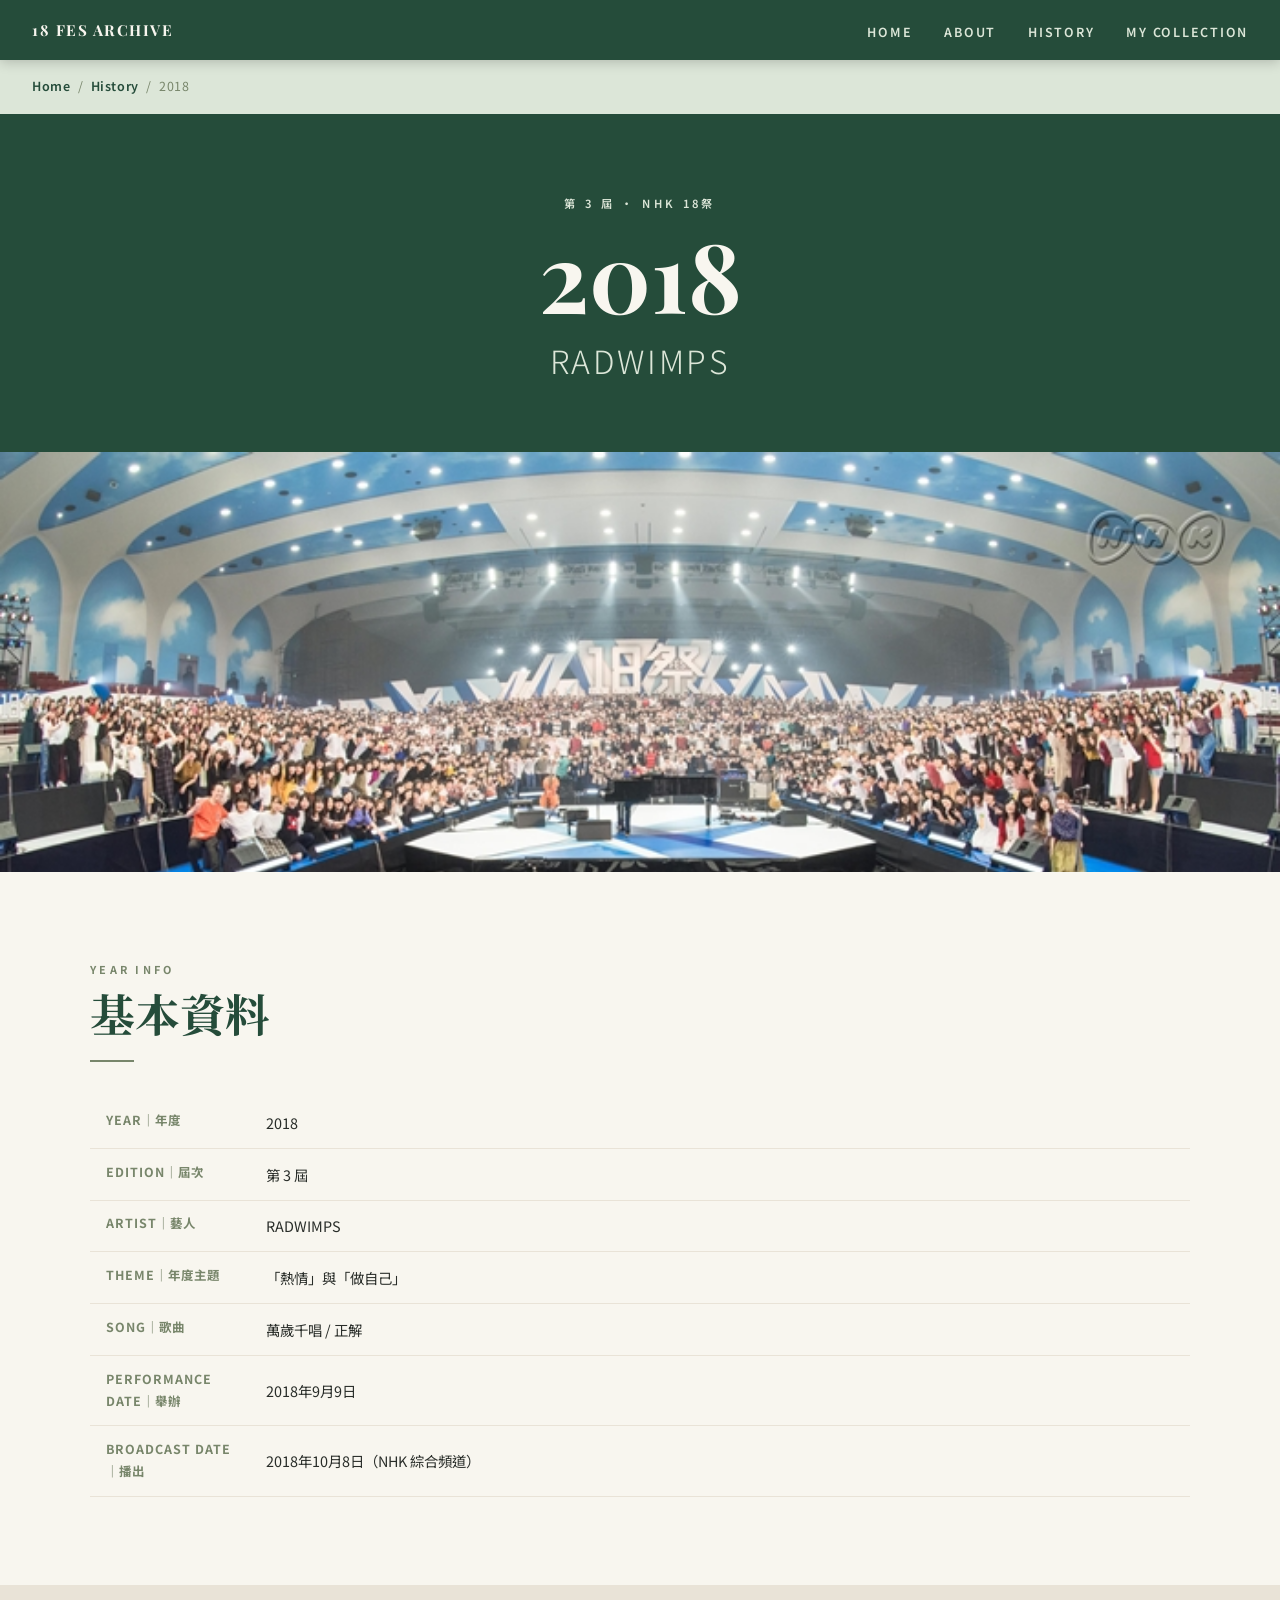
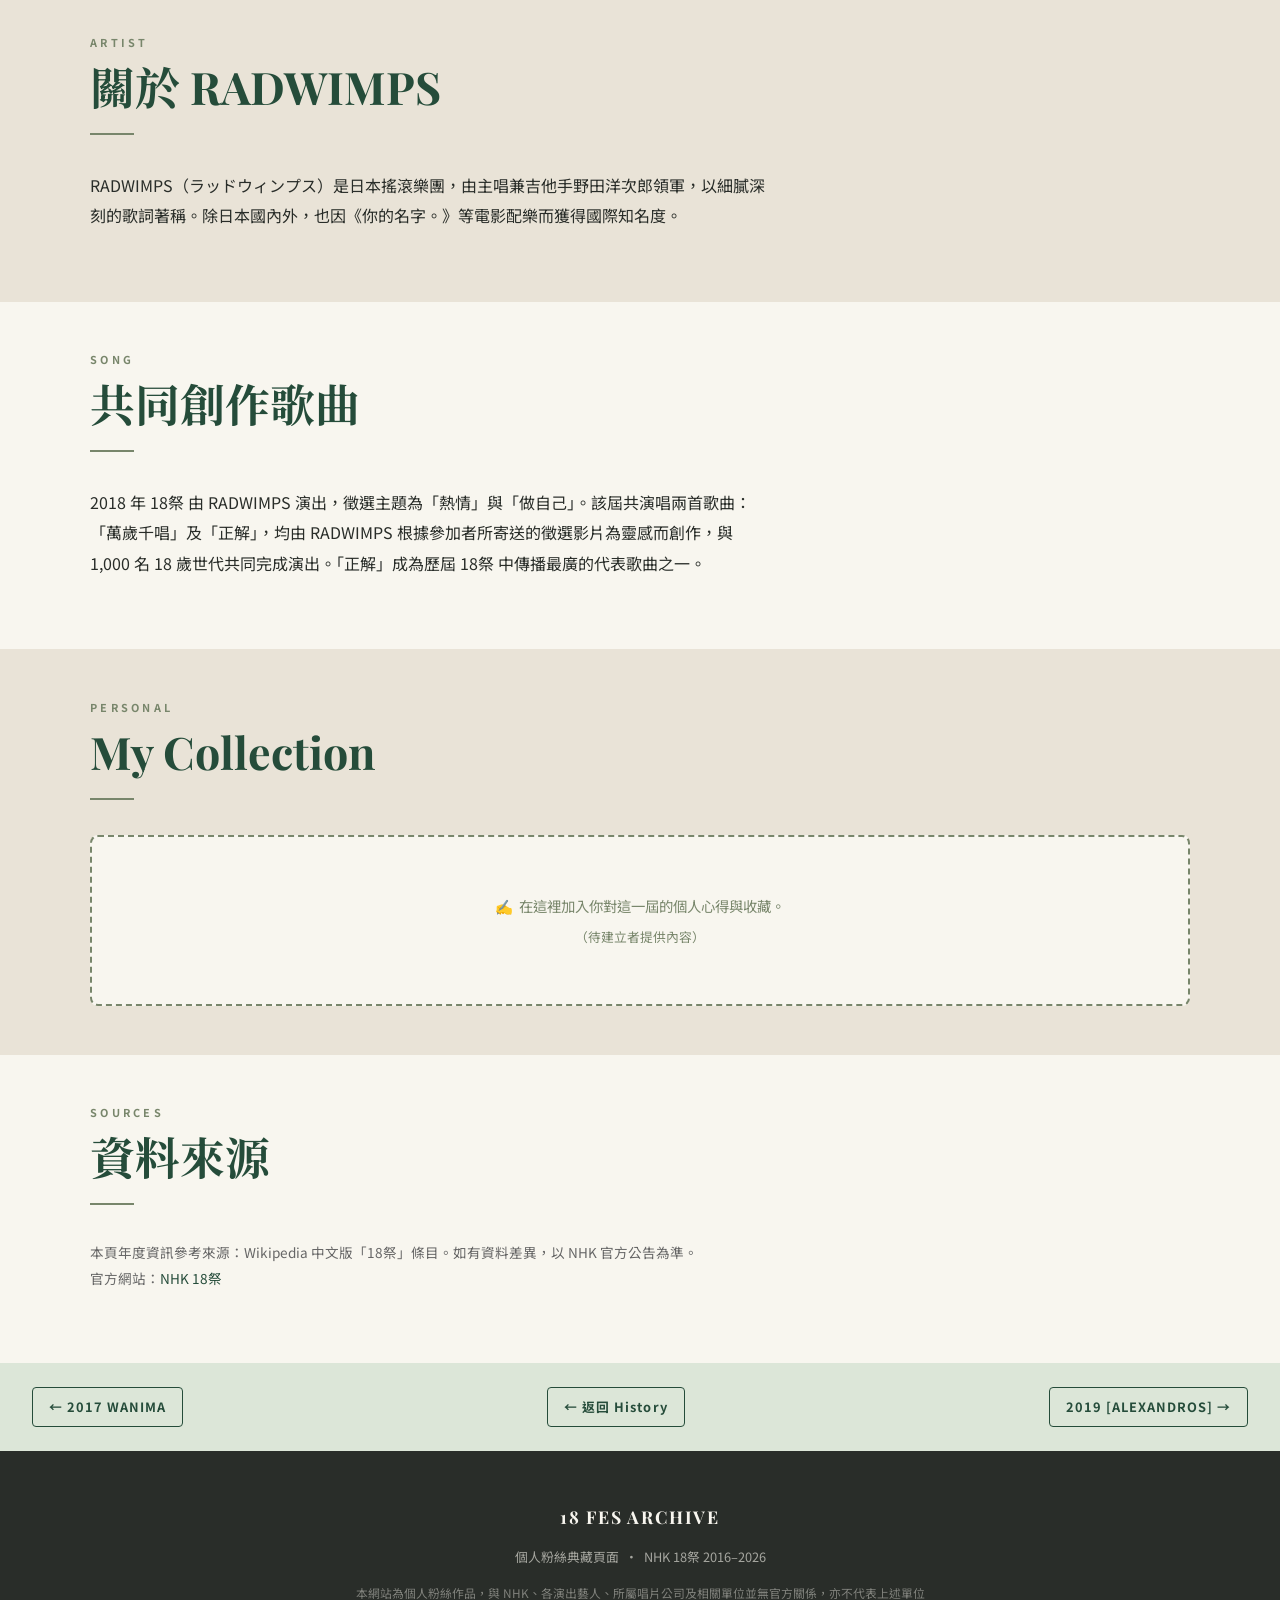
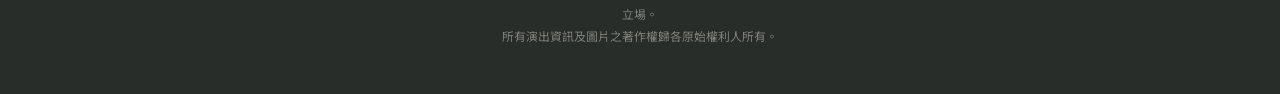
<file: years/2018.html>
<!DOCTYPE html>
<html lang="zh-TW">
<head>
  <meta charset="UTF-8" />
  <meta name="viewport" content="width=device-width, initial-scale=1.0" />
  <title>2018 — 18 FES ARCHIVE</title>
  <link rel="preconnect" href="https://fonts.googleapis.com" />
  <link rel="preconnect" href="https://fonts.gstatic.com" crossorigin />
  <link href="https://fonts.googleapis.com/css2?family=Noto+Sans+TC:wght@400;600;700&family=Noto+Serif+TC:wght@400;700&family=Playfair+Display:wght@700&display=swap" rel="stylesheet" />
  <link rel="stylesheet" href="../assets/css/style.css" />
</head>
<body>

  <nav class="site-nav" role="navigation" aria-label="主要導覽">
    <a href="../index.html" class="nav-logo">18 FES ARCHIVE</a>
    <button class="nav-toggle" aria-label="開啟選單" aria-expanded="false">
      <span></span><span></span><span></span>
    </button>
    <ul class="nav-links" role="list">
      <li><a href="../index.html">Home</a></li>
      <li><a href="../pages/about.html">About</a></li>
      <li><a href="../pages/history.html">History</a></li>
      <li><a href="../pages/collection.html">My Collection</a></li>
    </ul>
  </nav>

  <div class="breadcrumb">
    <a href="../index.html">Home</a> &nbsp;/&nbsp; <a href="../pages/history.html">History</a> &nbsp;/&nbsp; 2018
  </div>

  <!-- YEAR HERO -->
  <div class="year-detail-hero">
    <p class="year-detail-eyebrow">第 3 屆 ・ NHK 18祭</p>
    <h1 class="year-detail-title">2018</h1>
    <p class="year-detail-artist">RADWIMPS</p>
  </div>

  <!-- MAIN IMAGE -->
  <div style="max-height:420px;overflow:hidden;">
    <img src="../assets/years/2018.jpg" alt="18祭 2018 RADWIMPS" style="width:100%;object-fit:cover;object-position:top center;max-height:420px;" />
  </div>

  <!-- INFO TABLE -->
  <section class="section">
    <div class="container">
      <p class="section-label">Year Info</p>
      <h2 class="section-title">基本資料</h2>
      <div class="divider"></div>
      <table class="info-table">
        <tr><th>Year｜年度</th><td>2018</td></tr>
        <tr><th>Edition｜屆次</th><td>第 3 屆</td></tr>
        <tr><th>Artist｜藝人</th><td>RADWIMPS</td></tr>
        <tr><th>Theme｜年度主題</th><td>「熱情」與「做自己」</td></tr>
        <tr><th>Song｜歌曲</th><td>萬歲千唱 / 正解</td></tr>
        <tr><th>Performance Date｜舉辦</th><td>2018年9月9日</td></tr>
        <tr><th>Broadcast Date｜播出</th><td>2018年10月8日（NHK 綜合頻道）</td></tr>
      </table>
    </div>
  </section>

  <!-- ABOUT ARTIST -->
  <section class="section section--alt detail-section">
    <div class="container">
      <p class="section-label">Artist</p>
      <h2 class="section-title">關於 RADWIMPS</h2>
      <div class="divider"></div>
      <p class="section-text">RADWIMPS（ラッドウィンプス）是日本搖滾樂團，由主唱兼吉他手野田洋次郎領軍，以細膩深刻的歌詞著稱。除日本國內外，也因《你的名字。》等電影配樂而獲得國際知名度。</p>
    </div>
  </section>

  <!-- SONG SECTION -->
  <section class="section detail-section">
    <div class="container">
      <p class="section-label">Song</p>
      <h2 class="section-title">共同創作歌曲</h2>
      <div class="divider"></div>
      <p class="section-text">2018 年 18祭 由 RADWIMPS 演出，徵選主題為「熱情」與「做自己」。該屆共演唱兩首歌曲：「萬歲千唱」及「正解」，均由 RADWIMPS 根據參加者所寄送的徵選影片為靈感而創作，與 1,000 名 18 歲世代共同完成演出。「正解」成為歷屆 18祭 中傳播最廣的代表歌曲之一。</p>
    </div>
  </section>

  <!-- MY COLLECTION PLACEHOLDER -->
  <section class="section section--alt detail-section">
    <div class="container">
      <p class="section-label">Personal</p>
      <h2 class="section-title">My Collection</h2>
      <div class="divider"></div>
      <div class="collection-placeholder">
        <p>✍️ &nbsp;在這裡加入你對這一屆的個人心得與收藏。</p>
        <p style="margin-top:0.5rem;font-size:0.8rem;">（待建立者提供內容）</p>
      </div>
    </div>
  </section>

  <!-- SOURCES -->
  <section class="section detail-section">
    <div class="container">
      <p class="section-label">Sources</p>
      <h2 class="section-title">資料來源</h2>
      <div class="divider"></div>
      <p class="section-text" style="font-size:0.85rem;color:#666;">
        本頁年度資訊參考來源：Wikipedia 中文版「18祭」條目。如有資料差異，以 NHK 官方公告為準。<br />
        官方網站：<a href="https://www.nhk.jp/p/ts/Z9369V7QW7/" target="_blank" rel="noopener" style="color:var(--forest-green);">NHK 18祭</a>
      </p>
    </div>
  </section>

  <!-- YEAR NAV -->
  <nav class="year-nav">
    <a href="2017.html">← 2017 WANIMA</a>
    <a href="../pages/history.html">← 返回 History</a>
    <a href="2019.html">2019 [ALEXANDROS] →</a>
  </nav>

  <footer class="site-footer">
    <p class="footer-logo">18 FES ARCHIVE</p>
    <p>個人粉絲典藏頁面 &nbsp;·&nbsp; NHK 18祭 2016–2026</p>
    <p class="footer-disclaimer">
      本網站為個人粉絲作品，與 NHK、各演出藝人、所屬唱片公司及相關單位並無官方關係，亦不代表上述單位立場。<br />
      所有演出資訊及圖片之著作權歸各原始權利人所有。
    </p>
  </footer>

  <script src="../assets/js/main.js"></script>
</body>
</html>
</file>
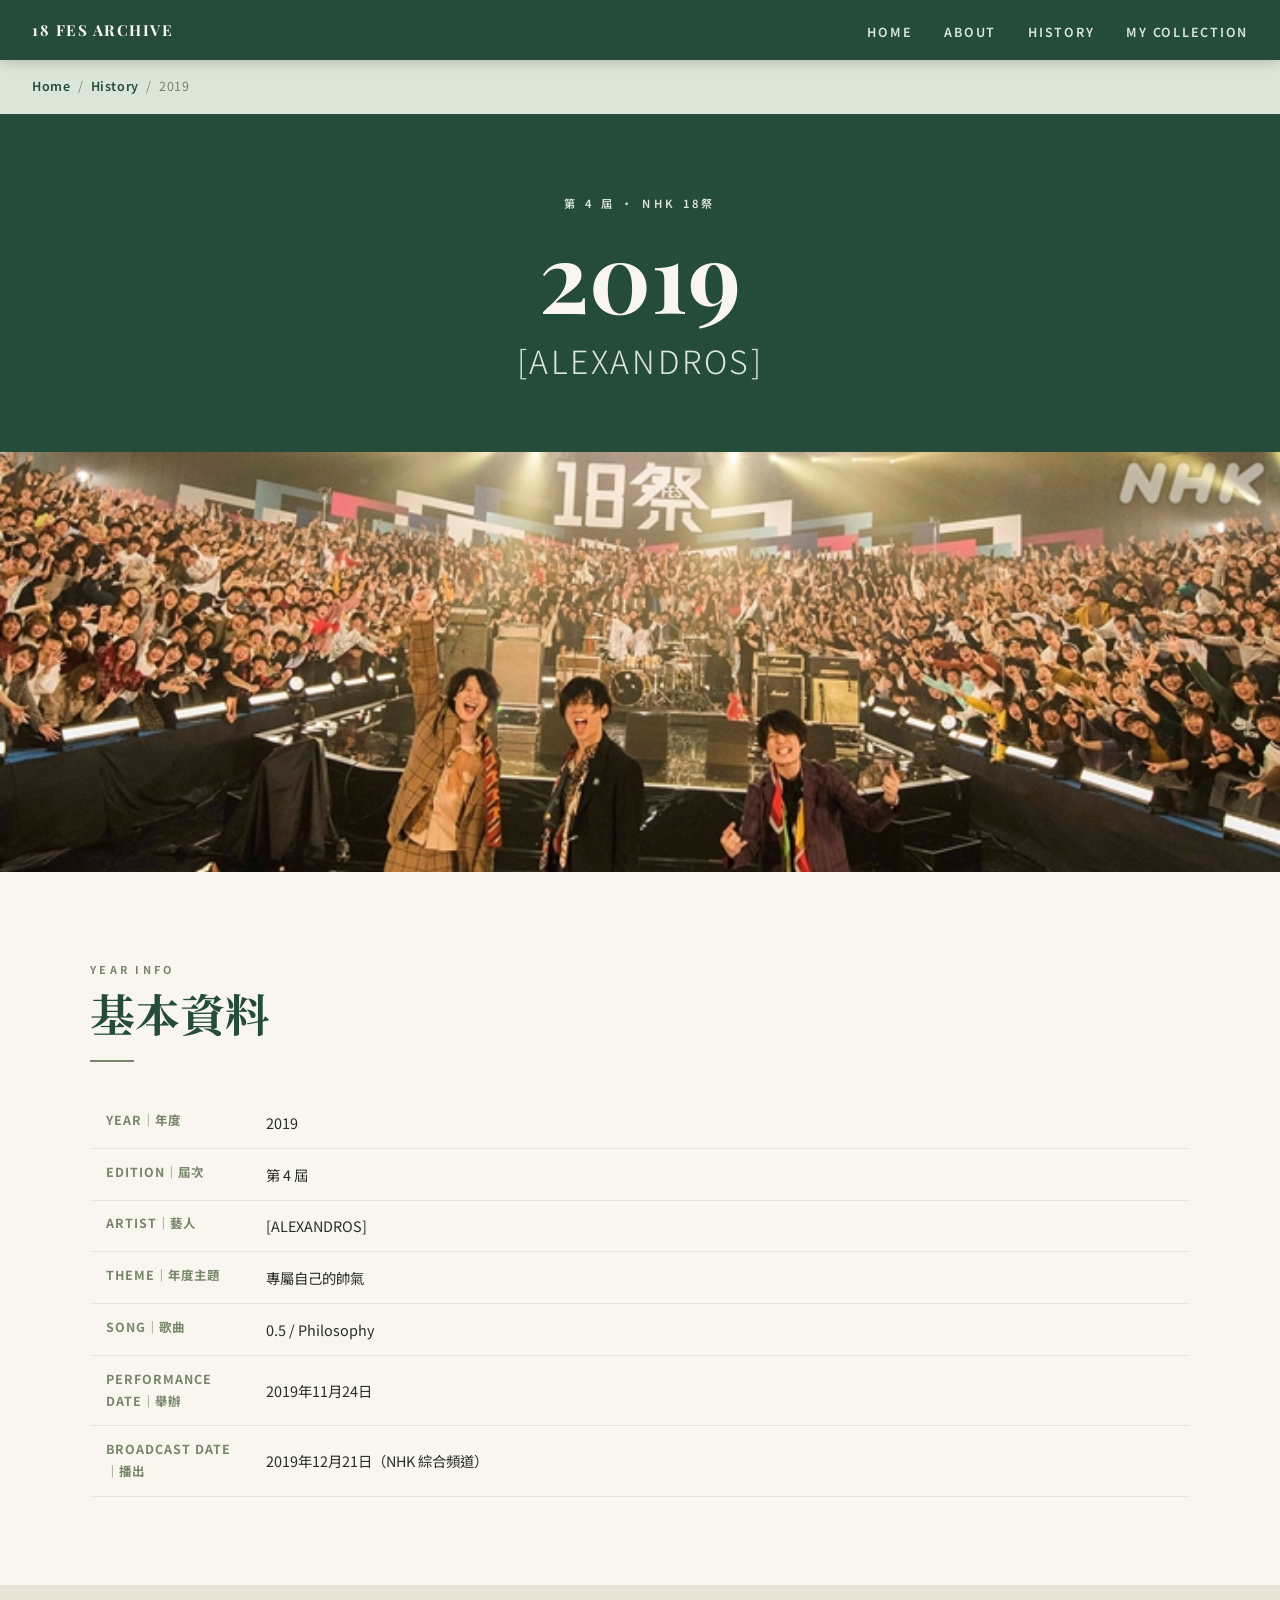
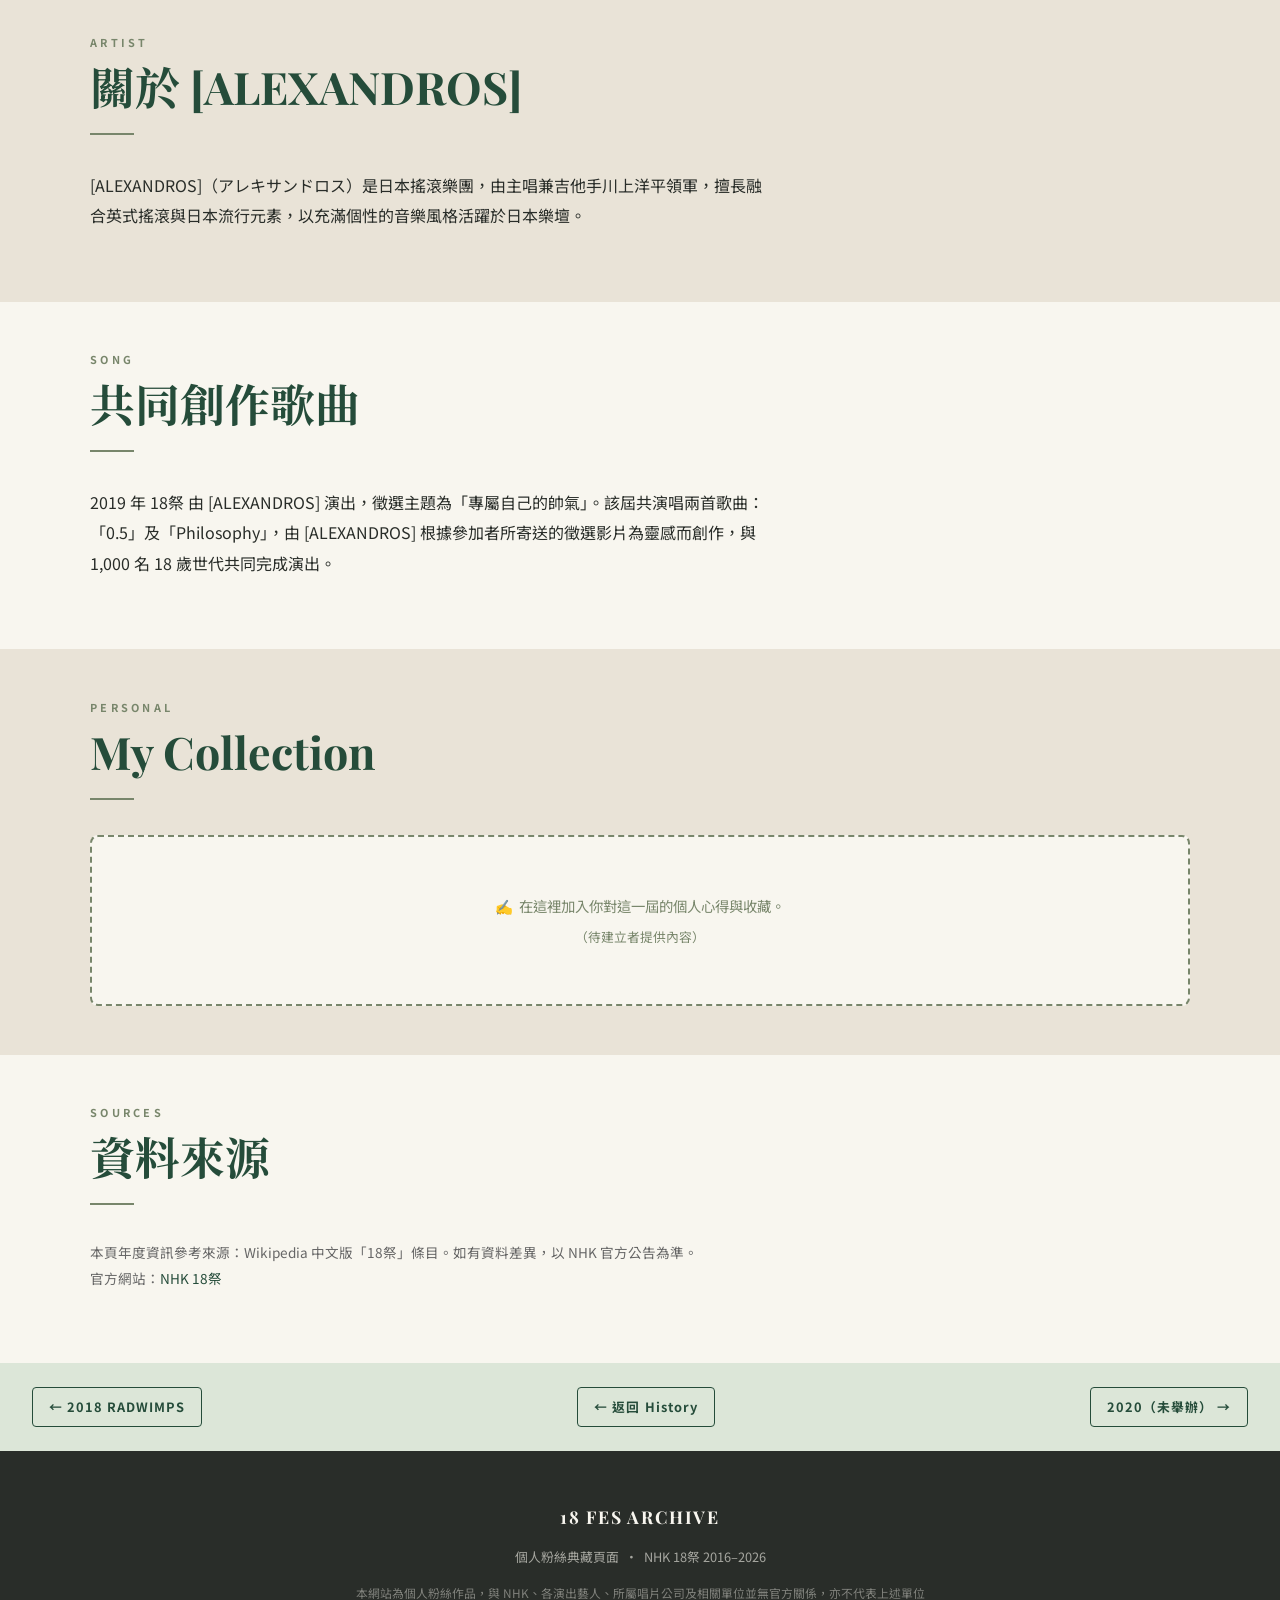
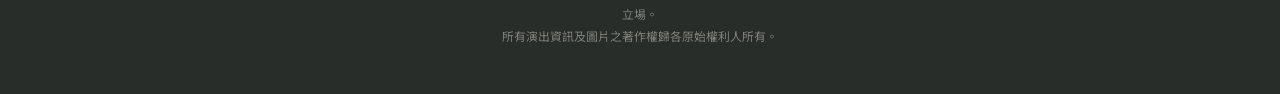
<file: years/2019.html>
<!DOCTYPE html>
<html lang="zh-TW">
<head>
  <meta charset="UTF-8" />
  <meta name="viewport" content="width=device-width, initial-scale=1.0" />
  <title>2019 — 18 FES ARCHIVE</title>
  <link rel="preconnect" href="https://fonts.googleapis.com" />
  <link rel="preconnect" href="https://fonts.gstatic.com" crossorigin />
  <link href="https://fonts.googleapis.com/css2?family=Noto+Sans+TC:wght@400;600;700&family=Noto+Serif+TC:wght@400;700&family=Playfair+Display:wght@700&display=swap" rel="stylesheet" />
  <link rel="stylesheet" href="../assets/css/style.css" />
</head>
<body>

  <nav class="site-nav" role="navigation" aria-label="主要導覽">
    <a href="../index.html" class="nav-logo">18 FES ARCHIVE</a>
    <button class="nav-toggle" aria-label="開啟選單" aria-expanded="false">
      <span></span><span></span><span></span>
    </button>
    <ul class="nav-links" role="list">
      <li><a href="../index.html">Home</a></li>
      <li><a href="../pages/about.html">About</a></li>
      <li><a href="../pages/history.html">History</a></li>
      <li><a href="../pages/collection.html">My Collection</a></li>
    </ul>
  </nav>

  <div class="breadcrumb">
    <a href="../index.html">Home</a> &nbsp;/&nbsp; <a href="../pages/history.html">History</a> &nbsp;/&nbsp; 2019
  </div>

  <!-- YEAR HERO -->
  <div class="year-detail-hero">
    <p class="year-detail-eyebrow">第 4 屆 ・ NHK 18祭</p>
    <h1 class="year-detail-title">2019</h1>
    <p class="year-detail-artist">[ALEXANDROS]</p>
  </div>

  <!-- MAIN IMAGE -->
  <div style="max-height:420px;overflow:hidden;">
    <img src="../assets/years/2019.jpg" alt="18祭 2019 [ALEXANDROS]" style="width:100%;object-fit:cover;object-position:top center;max-height:420px;" />
  </div>

  <!-- INFO TABLE -->
  <section class="section">
    <div class="container">
      <p class="section-label">Year Info</p>
      <h2 class="section-title">基本資料</h2>
      <div class="divider"></div>
      <table class="info-table">
        <tr><th>Year｜年度</th><td>2019</td></tr>
        <tr><th>Edition｜屆次</th><td>第 4 屆</td></tr>
        <tr><th>Artist｜藝人</th><td>[ALEXANDROS]</td></tr>
        <tr><th>Theme｜年度主題</th><td>專屬自己的帥氣</td></tr>
        <tr><th>Song｜歌曲</th><td>0.5 / Philosophy</td></tr>
        <tr><th>Performance Date｜舉辦</th><td>2019年11月24日</td></tr>
        <tr><th>Broadcast Date｜播出</th><td>2019年12月21日（NHK 綜合頻道）</td></tr>
      </table>
    </div>
  </section>

  <!-- ABOUT ARTIST -->
  <section class="section section--alt detail-section">
    <div class="container">
      <p class="section-label">Artist</p>
      <h2 class="section-title">關於 [ALEXANDROS]</h2>
      <div class="divider"></div>
      <p class="section-text">[ALEXANDROS]（アレキサンドロス）是日本搖滾樂團，由主唱兼吉他手川上洋平領軍，擅長融合英式搖滾與日本流行元素，以充滿個性的音樂風格活躍於日本樂壇。</p>
    </div>
  </section>

  <!-- SONG SECTION -->
  <section class="section detail-section">
    <div class="container">
      <p class="section-label">Song</p>
      <h2 class="section-title">共同創作歌曲</h2>
      <div class="divider"></div>
      <p class="section-text">2019 年 18祭 由 [ALEXANDROS] 演出，徵選主題為「專屬自己的帥氣」。該屆共演唱兩首歌曲：「0.5」及「Philosophy」，由 [ALEXANDROS] 根據參加者所寄送的徵選影片為靈感而創作，與 1,000 名 18 歲世代共同完成演出。</p>
    </div>
  </section>

  <!-- MY COLLECTION PLACEHOLDER -->
  <section class="section section--alt detail-section">
    <div class="container">
      <p class="section-label">Personal</p>
      <h2 class="section-title">My Collection</h2>
      <div class="divider"></div>
      <div class="collection-placeholder">
        <p>✍️ &nbsp;在這裡加入你對這一屆的個人心得與收藏。</p>
        <p style="margin-top:0.5rem;font-size:0.8rem;">（待建立者提供內容）</p>
      </div>
    </div>
  </section>

  <!-- SOURCES -->
  <section class="section detail-section">
    <div class="container">
      <p class="section-label">Sources</p>
      <h2 class="section-title">資料來源</h2>
      <div class="divider"></div>
      <p class="section-text" style="font-size:0.85rem;color:#666;">
        本頁年度資訊參考來源：Wikipedia 中文版「18祭」條目。如有資料差異，以 NHK 官方公告為準。<br />
        官方網站：<a href="https://www.nhk.jp/p/ts/Z9369V7QW7/" target="_blank" rel="noopener" style="color:var(--forest-green);">NHK 18祭</a>
      </p>
    </div>
  </section>

  <!-- YEAR NAV -->
  <nav class="year-nav">
    <a href="2018.html">← 2018 RADWIMPS</a>
    <a href="../pages/history.html">← 返回 History</a>
    <a href="2020.html">2020（未舉辦） →</a>
  </nav>

  <footer class="site-footer">
    <p class="footer-logo">18 FES ARCHIVE</p>
    <p>個人粉絲典藏頁面 &nbsp;·&nbsp; NHK 18祭 2016–2026</p>
    <p class="footer-disclaimer">
      本網站為個人粉絲作品，與 NHK、各演出藝人、所屬唱片公司及相關單位並無官方關係，亦不代表上述單位立場。<br />
      所有演出資訊及圖片之著作權歸各原始權利人所有。
    </p>
  </footer>

  <script src="../assets/js/main.js"></script>
</body>
</html>
</file>
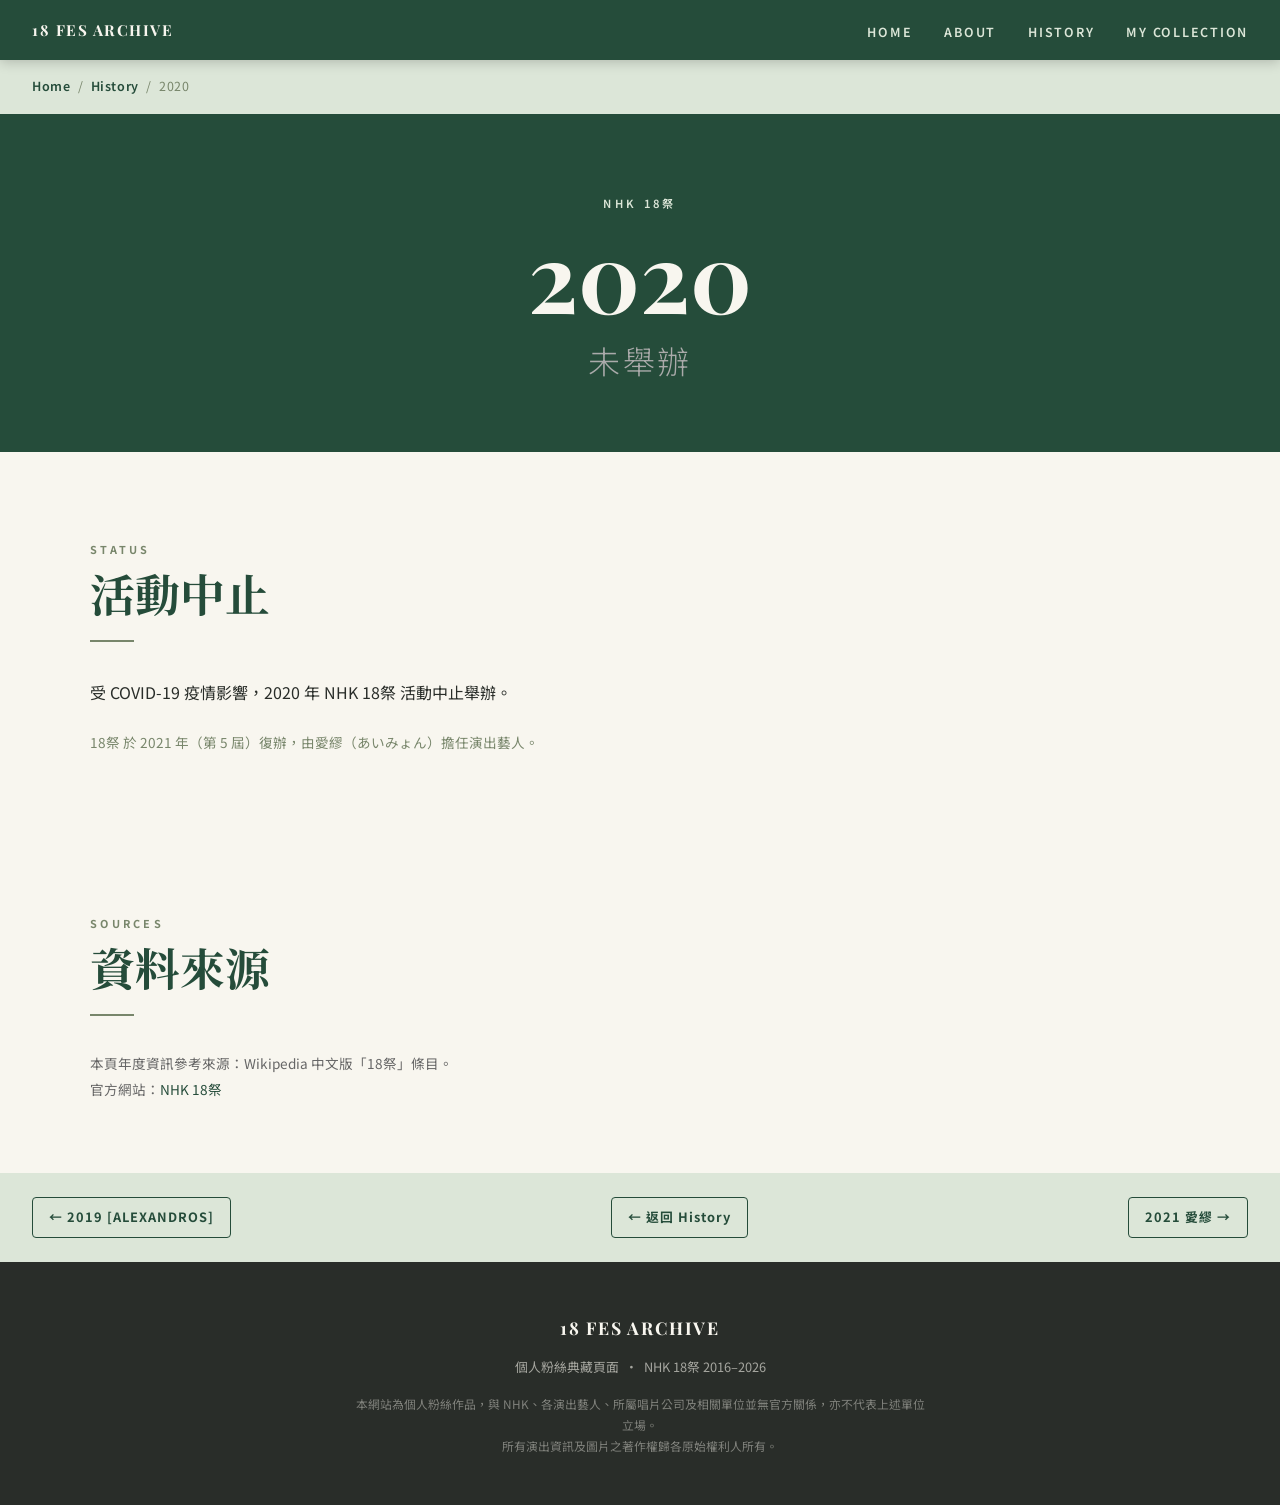
<file: years/2020.html>
<!DOCTYPE html>
<html lang="zh-TW">
<head>
  <meta charset="UTF-8" />
  <meta name="viewport" content="width=device-width, initial-scale=1.0" />
  <title>2020 — 18 FES ARCHIVE</title>
  <link rel="preconnect" href="https://fonts.googleapis.com" />
  <link rel="preconnect" href="https://fonts.gstatic.com" crossorigin />
  <link href="https://fonts.googleapis.com/css2?family=Noto+Sans+TC:wght@400;600;700&family=Noto+Serif+TC:wght@400;700&family=Playfair+Display:wght@700&display=swap" rel="stylesheet" />
  <link rel="stylesheet" href="../assets/css/style.css" />
</head>
<body>

  <nav class="site-nav" role="navigation" aria-label="主要導覽">
    <a href="../index.html" class="nav-logo">18 FES ARCHIVE</a>
    <button class="nav-toggle" aria-label="開啟選單" aria-expanded="false">
      <span></span><span></span><span></span>
    </button>
    <ul class="nav-links" role="list">
      <li><a href="../index.html">Home</a></li>
      <li><a href="../pages/about.html">About</a></li>
      <li><a href="../pages/history.html">History</a></li>
      <li><a href="../pages/collection.html">My Collection</a></li>
    </ul>
  </nav>

  <div class="breadcrumb">
    <a href="../index.html">Home</a> &nbsp;/&nbsp; <a href="../pages/history.html">History</a> &nbsp;/&nbsp; 2020
  </div>

  <div class="year-detail-hero">
    <p class="year-detail-eyebrow">NHK 18祭</p>
    <h1 class="year-detail-title">2020</h1>
    <p class="year-detail-artist" style="color:#aaa;">未舉辦</p>
  </div>

  <section class="section">
    <div class="container">
      <p class="section-label">Status</p>
      <h2 class="section-title">活動中止</h2>
      <div class="divider"></div>
      <p class="section-text">受 COVID-19 疫情影響，2020 年 NHK 18祭 活動中止舉辦。</p>
      <p class="section-text" style="color:var(--olive-green);font-size:0.85rem;">18祭 於 2021 年（第 5 屆）復辦，由愛繆（あいみょん）擔任演出藝人。</p>
    </div>
  </section>

  <!-- SOURCES -->
  <section class="section detail-section">
    <div class="container">
      <p class="section-label">Sources</p>
      <h2 class="section-title">資料來源</h2>
      <div class="divider"></div>
      <p class="section-text" style="font-size:0.85rem;color:#666;">
        本頁年度資訊參考來源：Wikipedia 中文版「18祭」條目。<br />
        官方網站：<a href="https://www.nhk.jp/p/ts/Z9369V7QW7/" target="_blank" rel="noopener" style="color:var(--forest-green);">NHK 18祭</a>
      </p>
    </div>
  </section>

  <nav class="year-nav">
    <a href="2019.html">← 2019 [ALEXANDROS]</a>
    <a href="../pages/history.html">← 返回 History</a>
    <a href="2021.html">2021 愛繆 →</a>
  </nav>

  <footer class="site-footer">
    <p class="footer-logo">18 FES ARCHIVE</p>
    <p>個人粉絲典藏頁面 &nbsp;·&nbsp; NHK 18祭 2016–2026</p>
    <p class="footer-disclaimer">
      本網站為個人粉絲作品，與 NHK、各演出藝人、所屬唱片公司及相關單位並無官方關係，亦不代表上述單位立場。<br />
      所有演出資訊及圖片之著作權歸各原始權利人所有。
    </p>
  </footer>

  <script src="../assets/js/main.js"></script>
</body>
</html>
</file>
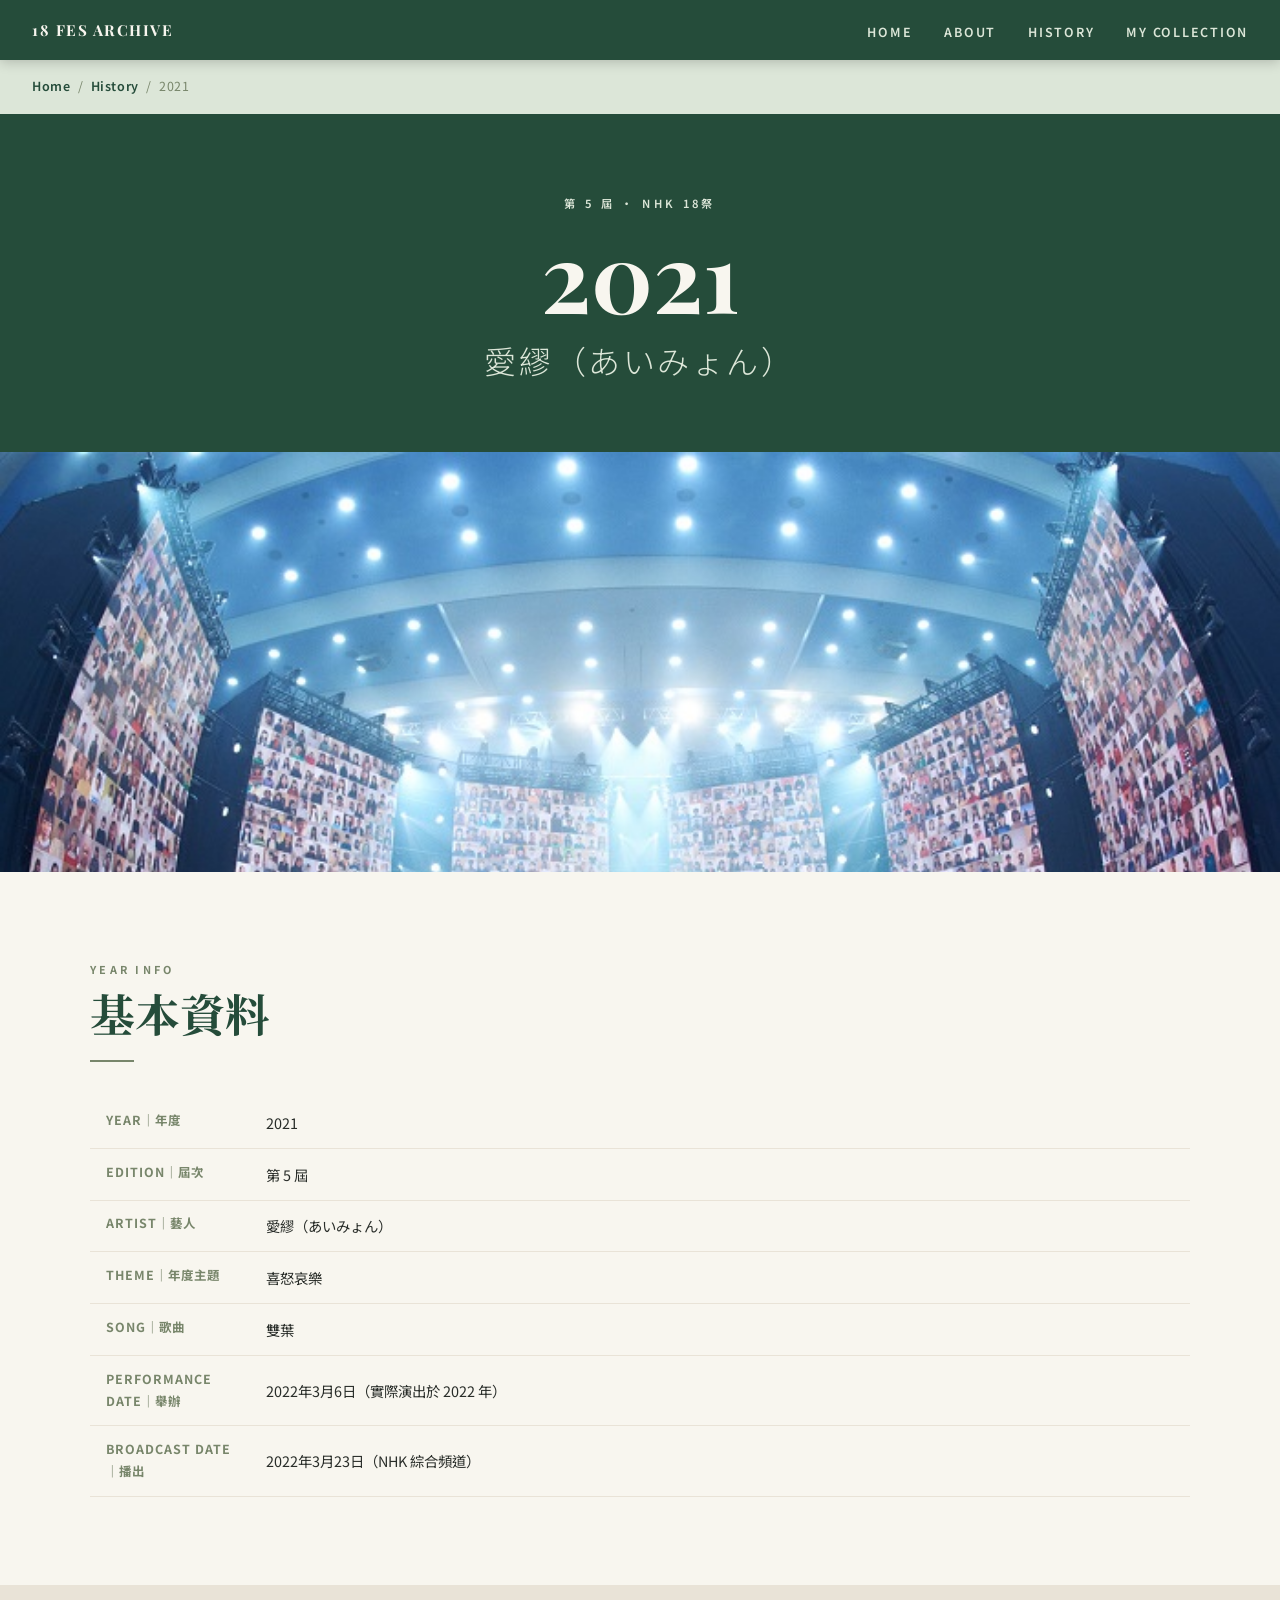
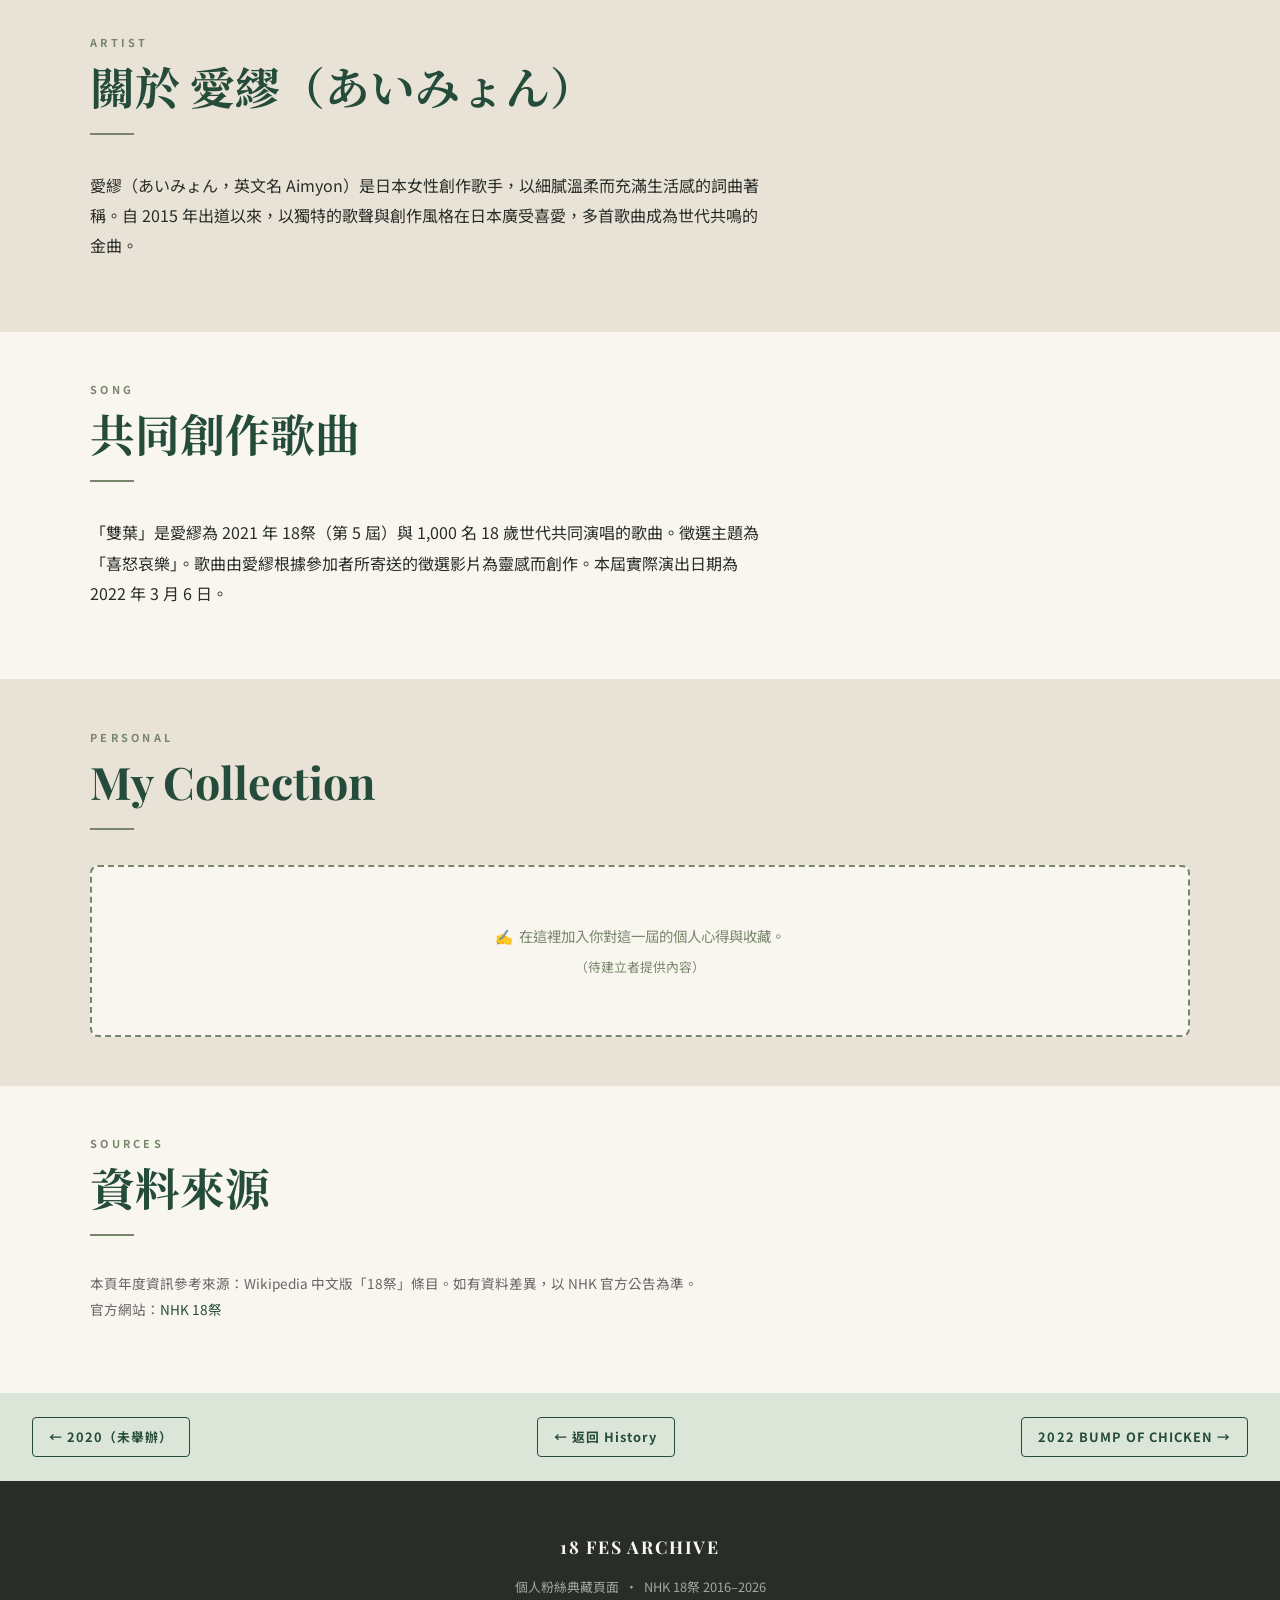
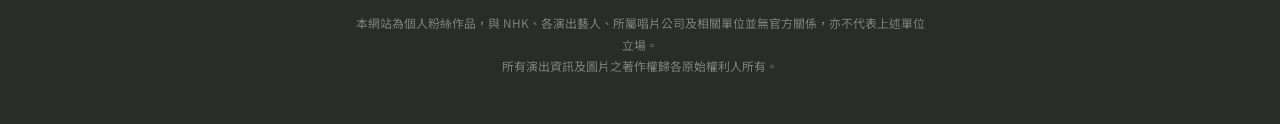
<file: years/2021.html>
<!DOCTYPE html>
<html lang="zh-TW">
<head>
  <meta charset="UTF-8" />
  <meta name="viewport" content="width=device-width, initial-scale=1.0" />
  <title>2021 — 18 FES ARCHIVE</title>
  <link rel="preconnect" href="https://fonts.googleapis.com" />
  <link rel="preconnect" href="https://fonts.gstatic.com" crossorigin />
  <link href="https://fonts.googleapis.com/css2?family=Noto+Sans+TC:wght@400;600;700&family=Noto+Serif+TC:wght@400;700&family=Playfair+Display:wght@700&display=swap" rel="stylesheet" />
  <link rel="stylesheet" href="../assets/css/style.css" />
</head>
<body>

  <nav class="site-nav" role="navigation" aria-label="主要導覽">
    <a href="../index.html" class="nav-logo">18 FES ARCHIVE</a>
    <button class="nav-toggle" aria-label="開啟選單" aria-expanded="false">
      <span></span><span></span><span></span>
    </button>
    <ul class="nav-links" role="list">
      <li><a href="../index.html">Home</a></li>
      <li><a href="../pages/about.html">About</a></li>
      <li><a href="../pages/history.html">History</a></li>
      <li><a href="../pages/collection.html">My Collection</a></li>
    </ul>
  </nav>

  <div class="breadcrumb">
    <a href="../index.html">Home</a> &nbsp;/&nbsp; <a href="../pages/history.html">History</a> &nbsp;/&nbsp; 2021
  </div>

  <!-- YEAR HERO -->
  <div class="year-detail-hero">
    <p class="year-detail-eyebrow">第 5 屆 ・ NHK 18祭</p>
    <h1 class="year-detail-title">2021</h1>
    <p class="year-detail-artist">愛繆（あいみょん）</p>
  </div>

  <!-- MAIN IMAGE -->
  <div style="max-height:420px;overflow:hidden;">
    <img src="../assets/years/2021.jpg" alt="18祭 2021 愛繆" style="width:100%;object-fit:cover;object-position:top center;max-height:420px;" />
  </div>

  <!-- INFO TABLE -->
  <section class="section">
    <div class="container">
      <p class="section-label">Year Info</p>
      <h2 class="section-title">基本資料</h2>
      <div class="divider"></div>
      <table class="info-table">
        <tr><th>Year｜年度</th><td>2021</td></tr>
        <tr><th>Edition｜屆次</th><td>第 5 屆</td></tr>
        <tr><th>Artist｜藝人</th><td>愛繆（あいみょん）</td></tr>
        <tr><th>Theme｜年度主題</th><td>喜怒哀樂</td></tr>
        <tr><th>Song｜歌曲</th><td>雙葉</td></tr>
        <tr><th>Performance Date｜舉辦</th><td>2022年3月6日（實際演出於 2022 年）</td></tr>
        <tr><th>Broadcast Date｜播出</th><td>2022年3月23日（NHK 綜合頻道）</td></tr>
      </table>
    </div>
  </section>

  <!-- ABOUT ARTIST -->
  <section class="section section--alt detail-section">
    <div class="container">
      <p class="section-label">Artist</p>
      <h2 class="section-title">關於 愛繆（あいみょん）</h2>
      <div class="divider"></div>
      <p class="section-text">愛繆（あいみょん，英文名 Aimyon）是日本女性創作歌手，以細膩溫柔而充滿生活感的詞曲著稱。自 2015 年出道以來，以獨特的歌聲與創作風格在日本廣受喜愛，多首歌曲成為世代共鳴的金曲。</p>
    </div>
  </section>

  <!-- SONG SECTION -->
  <section class="section detail-section">
    <div class="container">
      <p class="section-label">Song</p>
      <h2 class="section-title">共同創作歌曲</h2>
      <div class="divider"></div>
      <p class="section-text">「雙葉」是愛繆為 2021 年 18祭（第 5 屆）與 1,000 名 18 歲世代共同演唱的歌曲。徵選主題為「喜怒哀樂」。歌曲由愛繆根據參加者所寄送的徵選影片為靈感而創作。本屆實際演出日期為 2022 年 3 月 6 日。</p>
    </div>
  </section>

  <!-- MY COLLECTION PLACEHOLDER -->
  <section class="section section--alt detail-section">
    <div class="container">
      <p class="section-label">Personal</p>
      <h2 class="section-title">My Collection</h2>
      <div class="divider"></div>
      <div class="collection-placeholder">
        <p>✍️ &nbsp;在這裡加入你對這一屆的個人心得與收藏。</p>
        <p style="margin-top:0.5rem;font-size:0.8rem;">（待建立者提供內容）</p>
      </div>
    </div>
  </section>

  <!-- SOURCES -->
  <section class="section detail-section">
    <div class="container">
      <p class="section-label">Sources</p>
      <h2 class="section-title">資料來源</h2>
      <div class="divider"></div>
      <p class="section-text" style="font-size:0.85rem;color:#666;">
        本頁年度資訊參考來源：Wikipedia 中文版「18祭」條目。如有資料差異，以 NHK 官方公告為準。<br />
        官方網站：<a href="https://www.nhk.jp/p/ts/Z9369V7QW7/" target="_blank" rel="noopener" style="color:var(--forest-green);">NHK 18祭</a>
      </p>
    </div>
  </section>

  <!-- YEAR NAV -->
  <nav class="year-nav">
    <a href="2020.html">← 2020（未舉辦）</a>
    <a href="../pages/history.html">← 返回 History</a>
    <a href="2022.html">2022 BUMP OF CHICKEN →</a>
  </nav>

  <footer class="site-footer">
    <p class="footer-logo">18 FES ARCHIVE</p>
    <p>個人粉絲典藏頁面 &nbsp;·&nbsp; NHK 18祭 2016–2026</p>
    <p class="footer-disclaimer">
      本網站為個人粉絲作品，與 NHK、各演出藝人、所屬唱片公司及相關單位並無官方關係，亦不代表上述單位立場。<br />
      所有演出資訊及圖片之著作權歸各原始權利人所有。
    </p>
  </footer>

  <script src="../assets/js/main.js"></script>
</body>
</html>
</file>
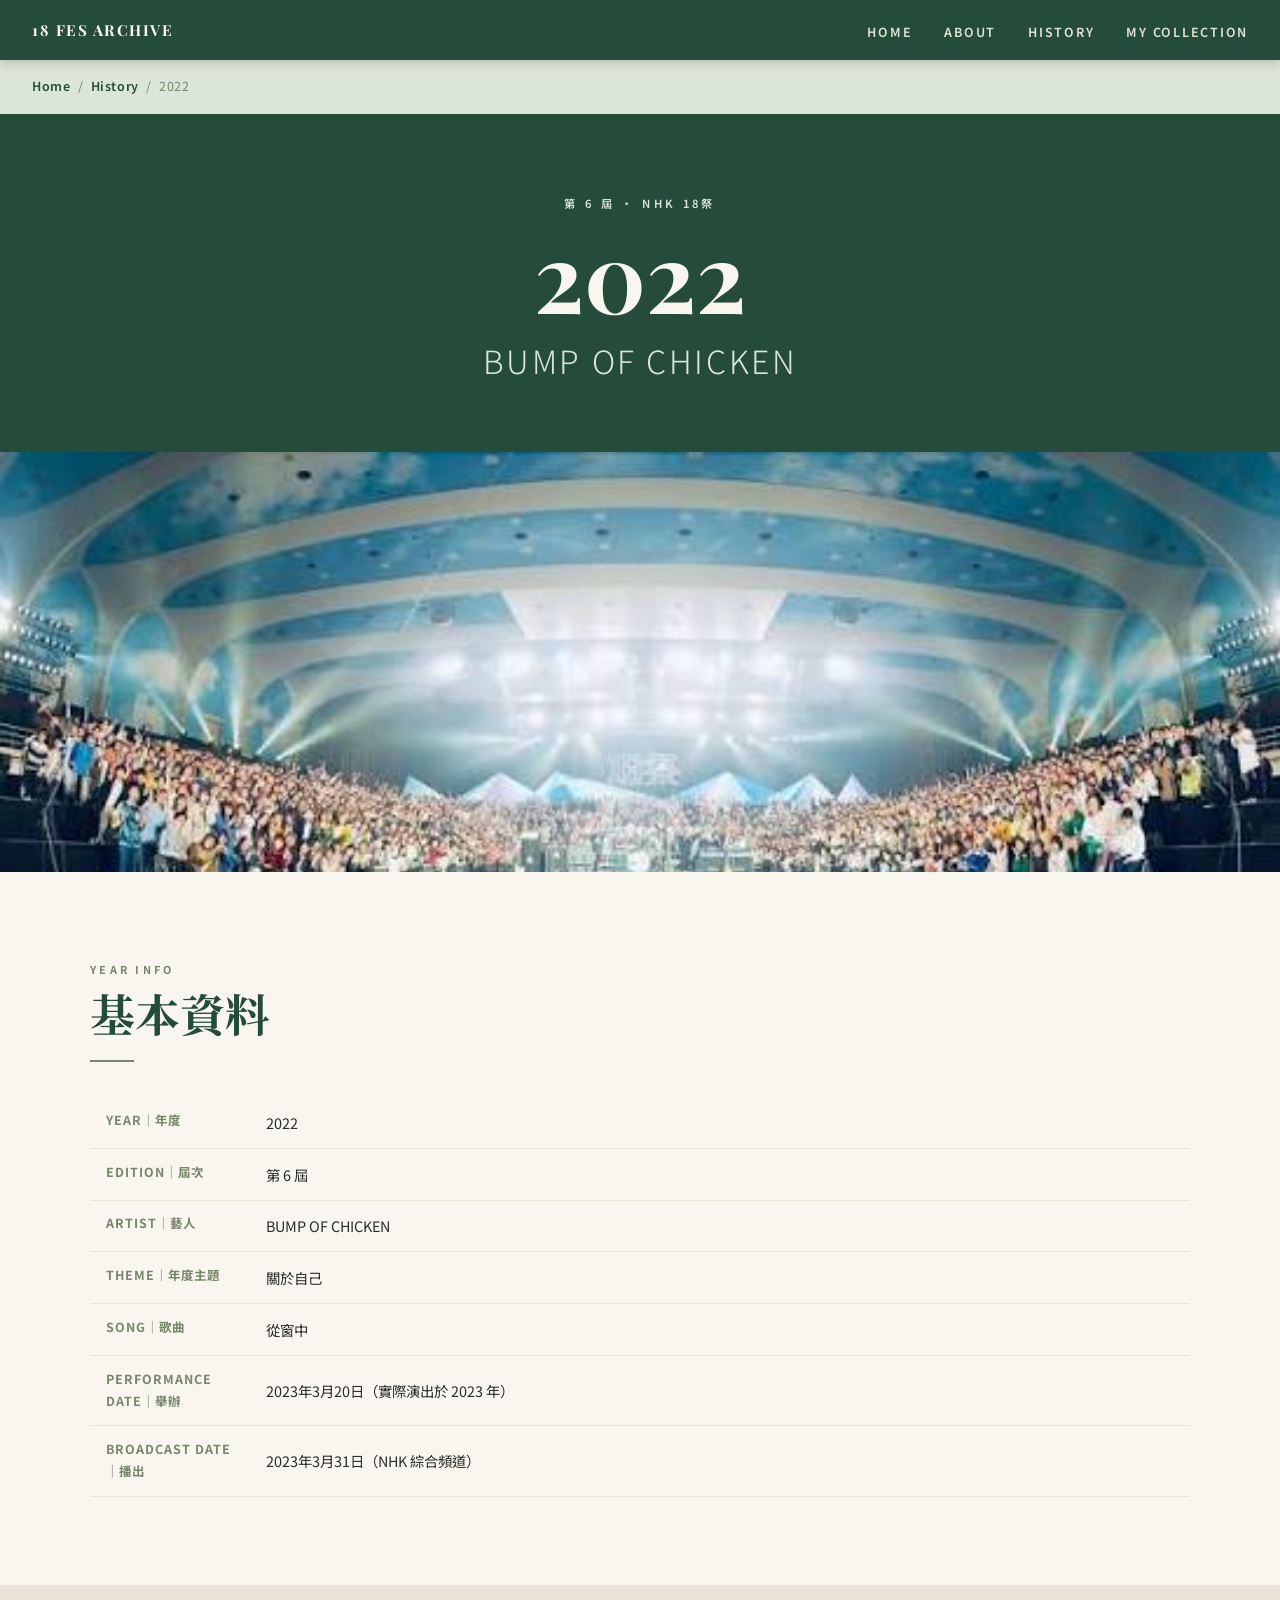
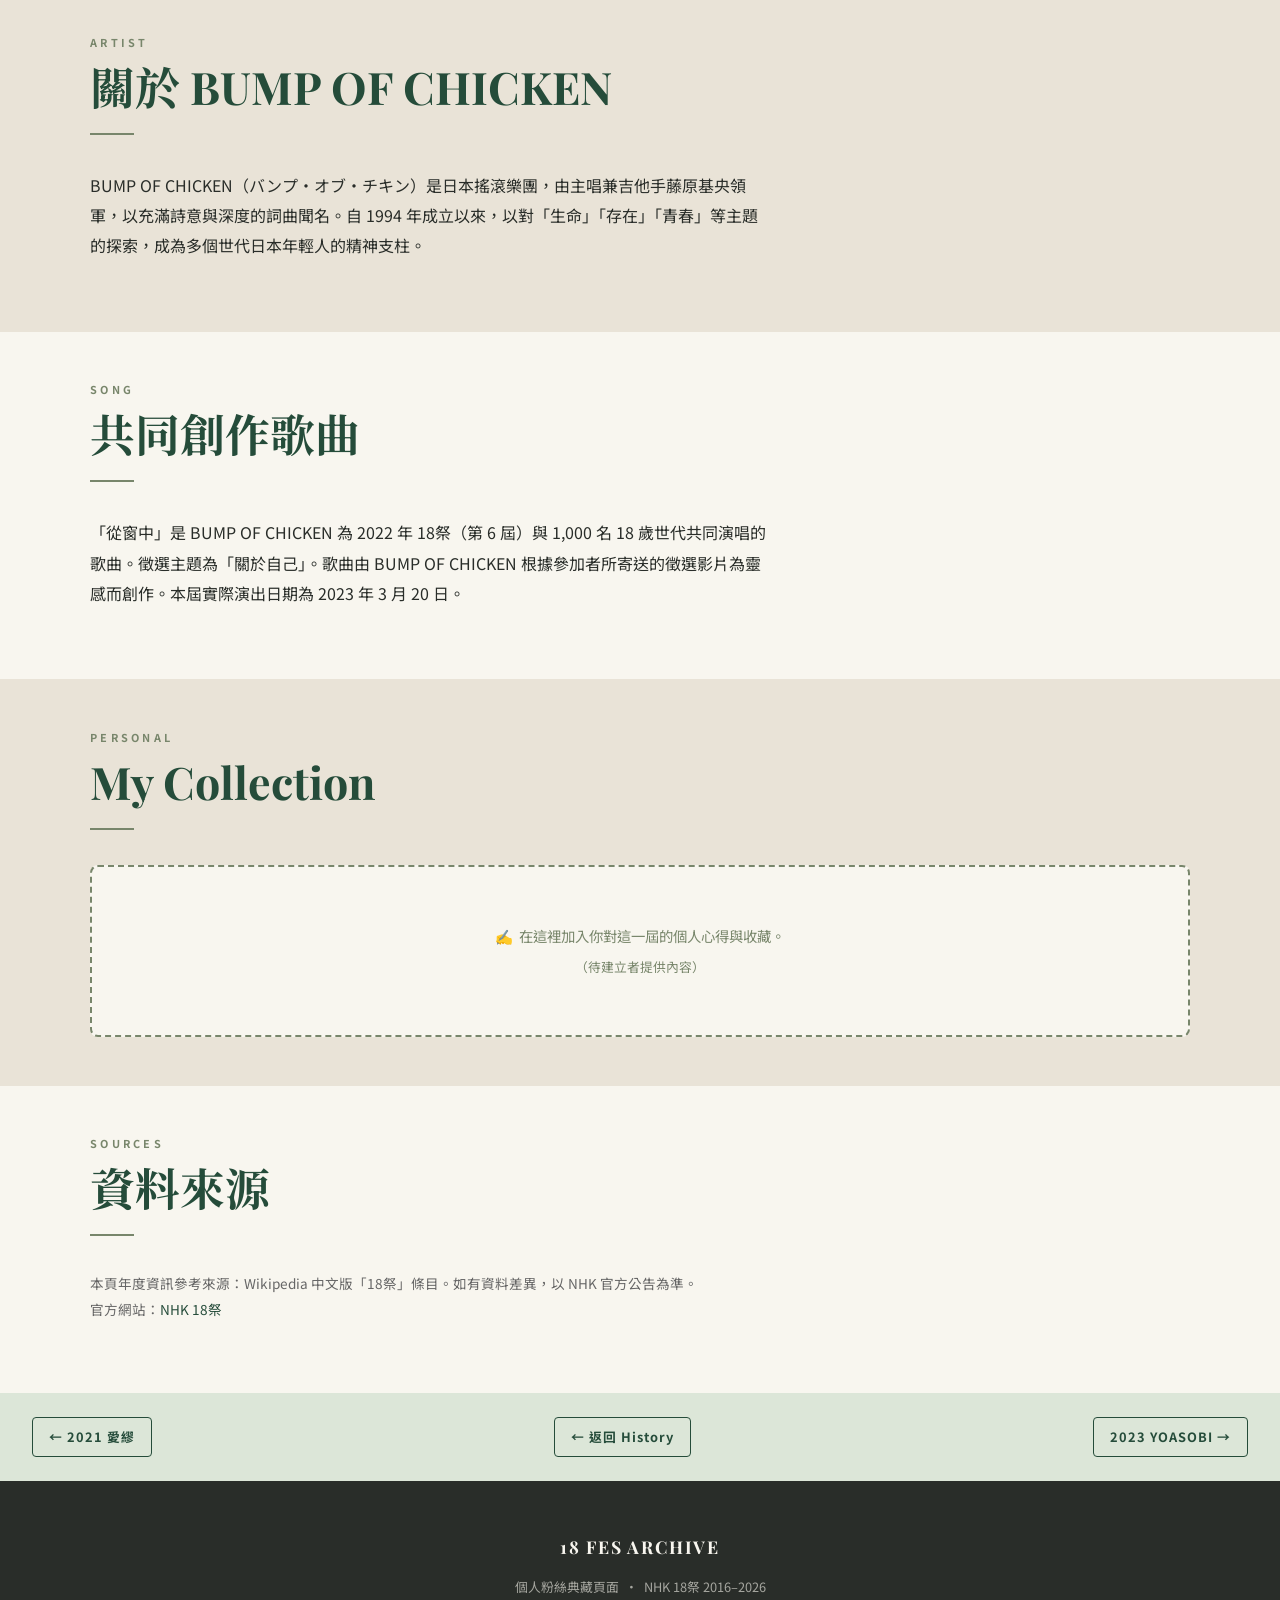
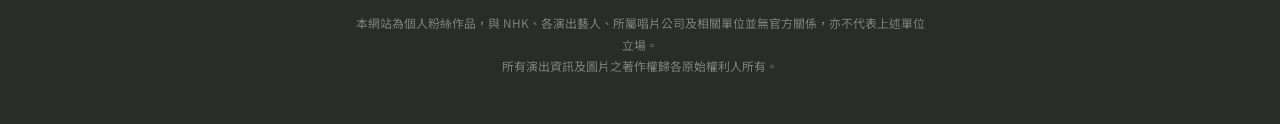
<file: years/2022.html>
<!DOCTYPE html>
<html lang="zh-TW">
<head>
  <meta charset="UTF-8" />
  <meta name="viewport" content="width=device-width, initial-scale=1.0" />
  <title>2022 — 18 FES ARCHIVE</title>
  <link rel="preconnect" href="https://fonts.googleapis.com" />
  <link rel="preconnect" href="https://fonts.gstatic.com" crossorigin />
  <link href="https://fonts.googleapis.com/css2?family=Noto+Sans+TC:wght@400;600;700&family=Noto+Serif+TC:wght@400;700&family=Playfair+Display:wght@700&display=swap" rel="stylesheet" />
  <link rel="stylesheet" href="../assets/css/style.css" />
</head>
<body>

  <nav class="site-nav" role="navigation" aria-label="主要導覽">
    <a href="../index.html" class="nav-logo">18 FES ARCHIVE</a>
    <button class="nav-toggle" aria-label="開啟選單" aria-expanded="false">
      <span></span><span></span><span></span>
    </button>
    <ul class="nav-links" role="list">
      <li><a href="../index.html">Home</a></li>
      <li><a href="../pages/about.html">About</a></li>
      <li><a href="../pages/history.html">History</a></li>
      <li><a href="../pages/collection.html">My Collection</a></li>
    </ul>
  </nav>

  <div class="breadcrumb">
    <a href="../index.html">Home</a> &nbsp;/&nbsp; <a href="../pages/history.html">History</a> &nbsp;/&nbsp; 2022
  </div>

  <!-- YEAR HERO -->
  <div class="year-detail-hero">
    <p class="year-detail-eyebrow">第 6 屆 ・ NHK 18祭</p>
    <h1 class="year-detail-title">2022</h1>
    <p class="year-detail-artist">BUMP OF CHICKEN</p>
  </div>

  <!-- MAIN IMAGE -->
  <div style="max-height:420px;overflow:hidden;">
    <img src="../assets/years/2022.jfif" alt="18祭 2022 BUMP OF CHICKEN" style="width:100%;object-fit:cover;object-position:top center;max-height:420px;" />
  </div>

  <!-- INFO TABLE -->
  <section class="section">
    <div class="container">
      <p class="section-label">Year Info</p>
      <h2 class="section-title">基本資料</h2>
      <div class="divider"></div>
      <table class="info-table">
        <tr><th>Year｜年度</th><td>2022</td></tr>
        <tr><th>Edition｜屆次</th><td>第 6 屆</td></tr>
        <tr><th>Artist｜藝人</th><td>BUMP OF CHICKEN</td></tr>
        <tr><th>Theme｜年度主題</th><td>關於自己</td></tr>
        <tr><th>Song｜歌曲</th><td>從窗中</td></tr>
        <tr><th>Performance Date｜舉辦</th><td>2023年3月20日（實際演出於 2023 年）</td></tr>
        <tr><th>Broadcast Date｜播出</th><td>2023年3月31日（NHK 綜合頻道）</td></tr>
      </table>
    </div>
  </section>

  <!-- ABOUT ARTIST -->
  <section class="section section--alt detail-section">
    <div class="container">
      <p class="section-label">Artist</p>
      <h2 class="section-title">關於 BUMP OF CHICKEN</h2>
      <div class="divider"></div>
      <p class="section-text">BUMP OF CHICKEN（バンプ・オブ・チキン）是日本搖滾樂團，由主唱兼吉他手藤原基央領軍，以充滿詩意與深度的詞曲聞名。自 1994 年成立以來，以對「生命」「存在」「青春」等主題的探索，成為多個世代日本年輕人的精神支柱。</p>
    </div>
  </section>

  <!-- SONG SECTION -->
  <section class="section detail-section">
    <div class="container">
      <p class="section-label">Song</p>
      <h2 class="section-title">共同創作歌曲</h2>
      <div class="divider"></div>
      <p class="section-text">「從窗中」是 BUMP OF CHICKEN 為 2022 年 18祭（第 6 屆）與 1,000 名 18 歲世代共同演唱的歌曲。徵選主題為「關於自己」。歌曲由 BUMP OF CHICKEN 根據參加者所寄送的徵選影片為靈感而創作。本屆實際演出日期為 2023 年 3 月 20 日。</p>
    </div>
  </section>

  <!-- MY COLLECTION PLACEHOLDER -->
  <section class="section section--alt detail-section">
    <div class="container">
      <p class="section-label">Personal</p>
      <h2 class="section-title">My Collection</h2>
      <div class="divider"></div>
      <div class="collection-placeholder">
        <p>✍️ &nbsp;在這裡加入你對這一屆的個人心得與收藏。</p>
        <p style="margin-top:0.5rem;font-size:0.8rem;">（待建立者提供內容）</p>
      </div>
    </div>
  </section>

  <!-- SOURCES -->
  <section class="section detail-section">
    <div class="container">
      <p class="section-label">Sources</p>
      <h2 class="section-title">資料來源</h2>
      <div class="divider"></div>
      <p class="section-text" style="font-size:0.85rem;color:#666;">
        本頁年度資訊參考來源：Wikipedia 中文版「18祭」條目。如有資料差異，以 NHK 官方公告為準。<br />
        官方網站：<a href="https://www.nhk.jp/p/ts/Z9369V7QW7/" target="_blank" rel="noopener" style="color:var(--forest-green);">NHK 18祭</a>
      </p>
    </div>
  </section>

  <!-- YEAR NAV -->
  <nav class="year-nav">
    <a href="2021.html">← 2021 愛繆</a>
    <a href="../pages/history.html">← 返回 History</a>
    <a href="2023.html">2023 YOASOBI →</a>
  </nav>

  <footer class="site-footer">
    <p class="footer-logo">18 FES ARCHIVE</p>
    <p>個人粉絲典藏頁面 &nbsp;·&nbsp; NHK 18祭 2016–2026</p>
    <p class="footer-disclaimer">
      本網站為個人粉絲作品，與 NHK、各演出藝人、所屬唱片公司及相關單位並無官方關係，亦不代表上述單位立場。<br />
      所有演出資訊及圖片之著作權歸各原始權利人所有。
    </p>
  </footer>

  <script src="../assets/js/main.js"></script>
</body>
</html>
</file>
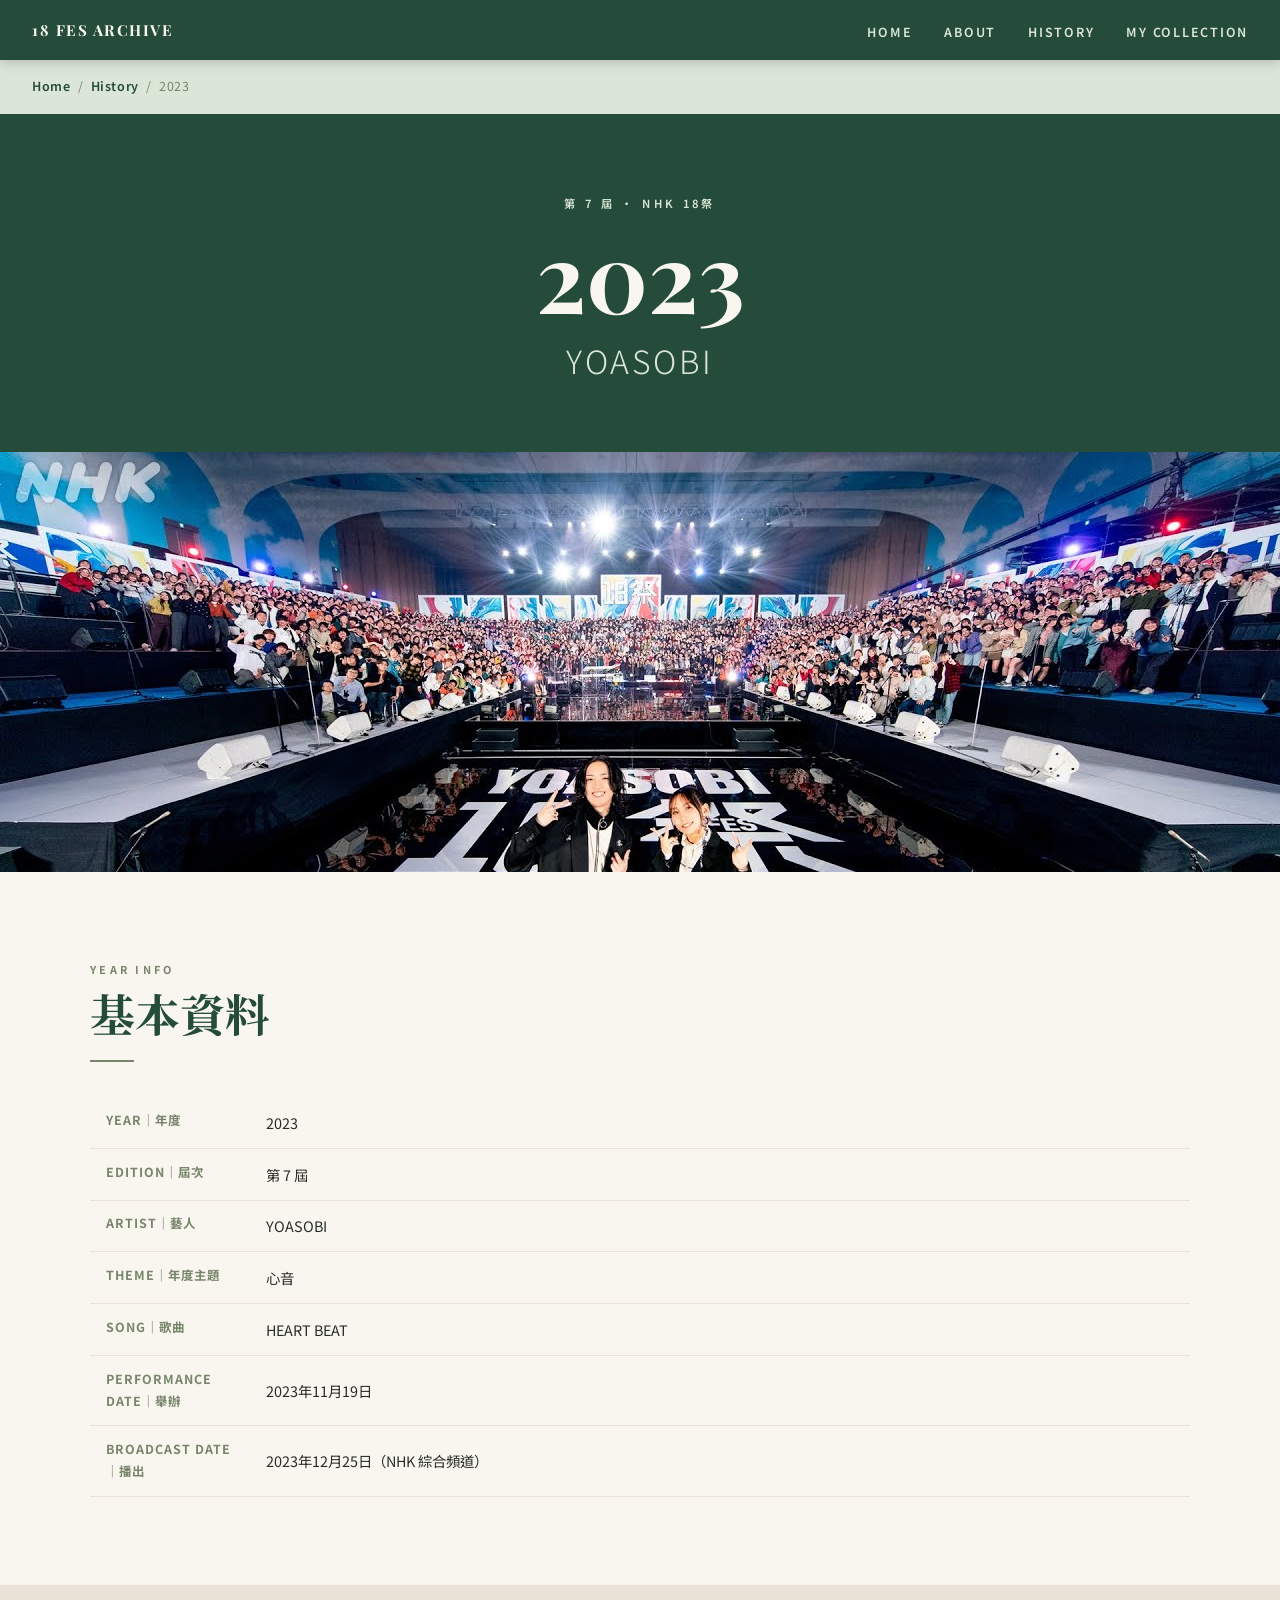
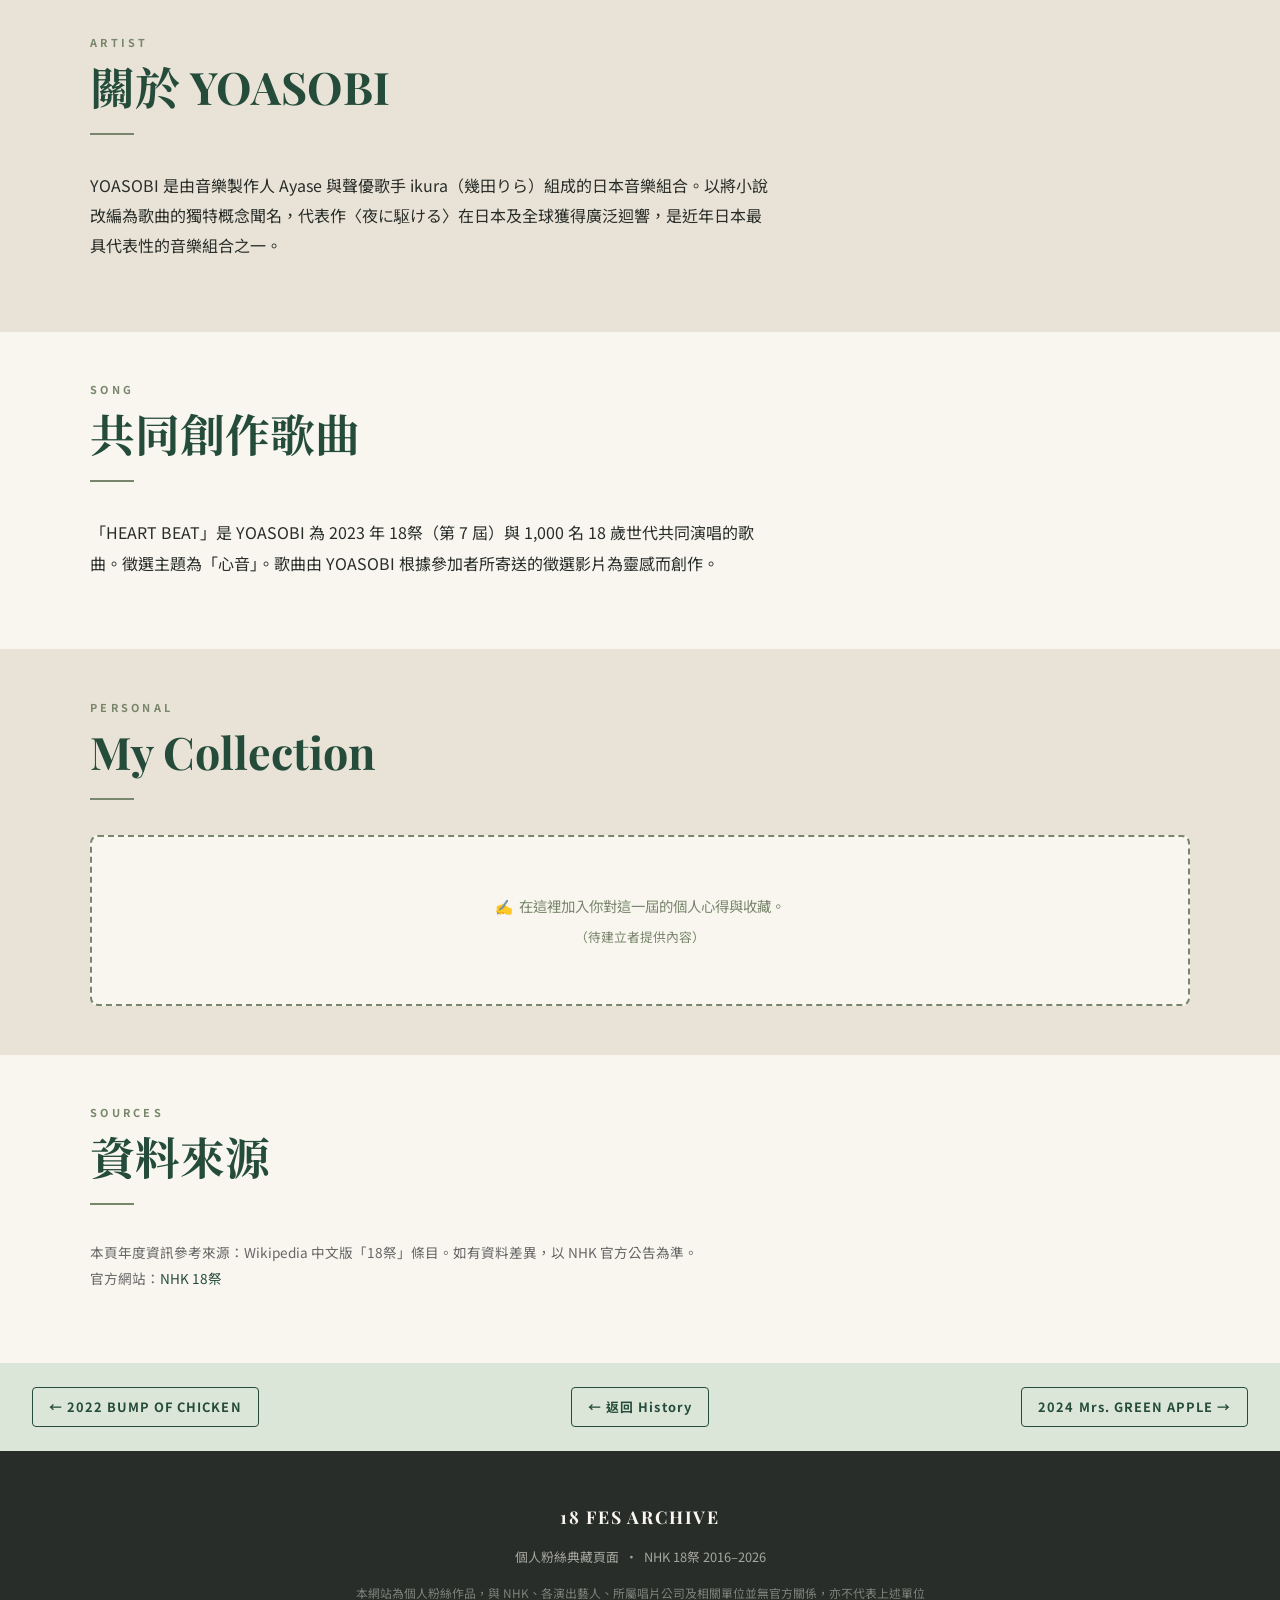
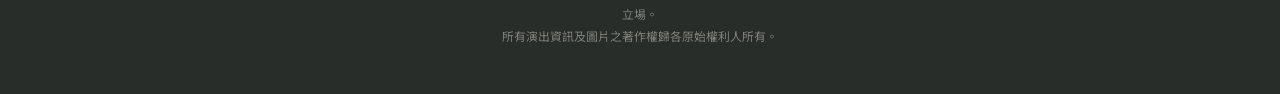
<file: years/2023.html>
<!DOCTYPE html>
<html lang="zh-TW">
<head>
  <meta charset="UTF-8" />
  <meta name="viewport" content="width=device-width, initial-scale=1.0" />
  <title>2023 — 18 FES ARCHIVE</title>
  <link rel="preconnect" href="https://fonts.googleapis.com" />
  <link rel="preconnect" href="https://fonts.gstatic.com" crossorigin />
  <link href="https://fonts.googleapis.com/css2?family=Noto+Sans+TC:wght@400;600;700&family=Noto+Serif+TC:wght@400;700&family=Playfair+Display:wght@700&display=swap" rel="stylesheet" />
  <link rel="stylesheet" href="../assets/css/style.css" />
</head>
<body>

  <nav class="site-nav" role="navigation" aria-label="主要導覽">
    <a href="../index.html" class="nav-logo">18 FES ARCHIVE</a>
    <button class="nav-toggle" aria-label="開啟選單" aria-expanded="false">
      <span></span><span></span><span></span>
    </button>
    <ul class="nav-links" role="list">
      <li><a href="../index.html">Home</a></li>
      <li><a href="../pages/about.html">About</a></li>
      <li><a href="../pages/history.html">History</a></li>
      <li><a href="../pages/collection.html">My Collection</a></li>
    </ul>
  </nav>

  <div class="breadcrumb">
    <a href="../index.html">Home</a> &nbsp;/&nbsp; <a href="../pages/history.html">History</a> &nbsp;/&nbsp; 2023
  </div>

  <!-- YEAR HERO -->
  <div class="year-detail-hero">
    <p class="year-detail-eyebrow">第 7 屆 ・ NHK 18祭</p>
    <h1 class="year-detail-title">2023</h1>
    <p class="year-detail-artist">YOASOBI</p>
  </div>

  <!-- MAIN IMAGE -->
  <div style="max-height:420px;overflow:hidden;">
    <img src="../assets/years/2023.jpg" alt="18祭 2023 YOASOBI" style="width:100%;object-fit:cover;object-position:top center;max-height:420px;" />
  </div>

  <!-- INFO TABLE -->
  <section class="section">
    <div class="container">
      <p class="section-label">Year Info</p>
      <h2 class="section-title">基本資料</h2>
      <div class="divider"></div>
      <table class="info-table">
        <tr><th>Year｜年度</th><td>2023</td></tr>
        <tr><th>Edition｜屆次</th><td>第 7 屆</td></tr>
        <tr><th>Artist｜藝人</th><td>YOASOBI</td></tr>
        <tr><th>Theme｜年度主題</th><td>心音</td></tr>
        <tr><th>Song｜歌曲</th><td>HEART BEAT</td></tr>
        <tr><th>Performance Date｜舉辦</th><td>2023年11月19日</td></tr>
        <tr><th>Broadcast Date｜播出</th><td>2023年12月25日（NHK 綜合頻道）</td></tr>
      </table>
    </div>
  </section>

  <!-- ABOUT ARTIST -->
  <section class="section section--alt detail-section">
    <div class="container">
      <p class="section-label">Artist</p>
      <h2 class="section-title">關於 YOASOBI</h2>
      <div class="divider"></div>
      <p class="section-text">YOASOBI 是由音樂製作人 Ayase 與聲優歌手 ikura（幾田りら）組成的日本音樂組合。以將小說改編為歌曲的獨特概念聞名，代表作〈夜に駆ける〉在日本及全球獲得廣泛迴響，是近年日本最具代表性的音樂組合之一。</p>
    </div>
  </section>

  <!-- SONG SECTION -->
  <section class="section detail-section">
    <div class="container">
      <p class="section-label">Song</p>
      <h2 class="section-title">共同創作歌曲</h2>
      <div class="divider"></div>
      <p class="section-text">「HEART BEAT」是 YOASOBI 為 2023 年 18祭（第 7 屆）與 1,000 名 18 歲世代共同演唱的歌曲。徵選主題為「心音」。歌曲由 YOASOBI 根據參加者所寄送的徵選影片為靈感而創作。</p>
    </div>
  </section>

  <!-- MY COLLECTION PLACEHOLDER -->
  <section class="section section--alt detail-section">
    <div class="container">
      <p class="section-label">Personal</p>
      <h2 class="section-title">My Collection</h2>
      <div class="divider"></div>
      <div class="collection-placeholder">
        <p>✍️ &nbsp;在這裡加入你對這一屆的個人心得與收藏。</p>
        <p style="margin-top:0.5rem;font-size:0.8rem;">（待建立者提供內容）</p>
      </div>
    </div>
  </section>

  <!-- SOURCES -->
  <section class="section detail-section">
    <div class="container">
      <p class="section-label">Sources</p>
      <h2 class="section-title">資料來源</h2>
      <div class="divider"></div>
      <p class="section-text" style="font-size:0.85rem;color:#666;">
        本頁年度資訊參考來源：Wikipedia 中文版「18祭」條目。如有資料差異，以 NHK 官方公告為準。<br />
        官方網站：<a href="https://www.nhk.jp/p/ts/Z9369V7QW7/" target="_blank" rel="noopener" style="color:var(--forest-green);">NHK 18祭</a>
      </p>
    </div>
  </section>

  <!-- YEAR NAV -->
  <nav class="year-nav">
    <a href="2022.html">← 2022 BUMP OF CHICKEN</a>
    <a href="../pages/history.html">← 返回 History</a>
    <a href="2024.html">2024 Mrs. GREEN APPLE →</a>
  </nav>

  <footer class="site-footer">
    <p class="footer-logo">18 FES ARCHIVE</p>
    <p>個人粉絲典藏頁面 &nbsp;·&nbsp; NHK 18祭 2016–2026</p>
    <p class="footer-disclaimer">
      本網站為個人粉絲作品，與 NHK、各演出藝人、所屬唱片公司及相關單位並無官方關係，亦不代表上述單位立場。<br />
      所有演出資訊及圖片之著作權歸各原始權利人所有。
    </p>
  </footer>

  <script src="../assets/js/main.js"></script>
</body>
</html>
</file>
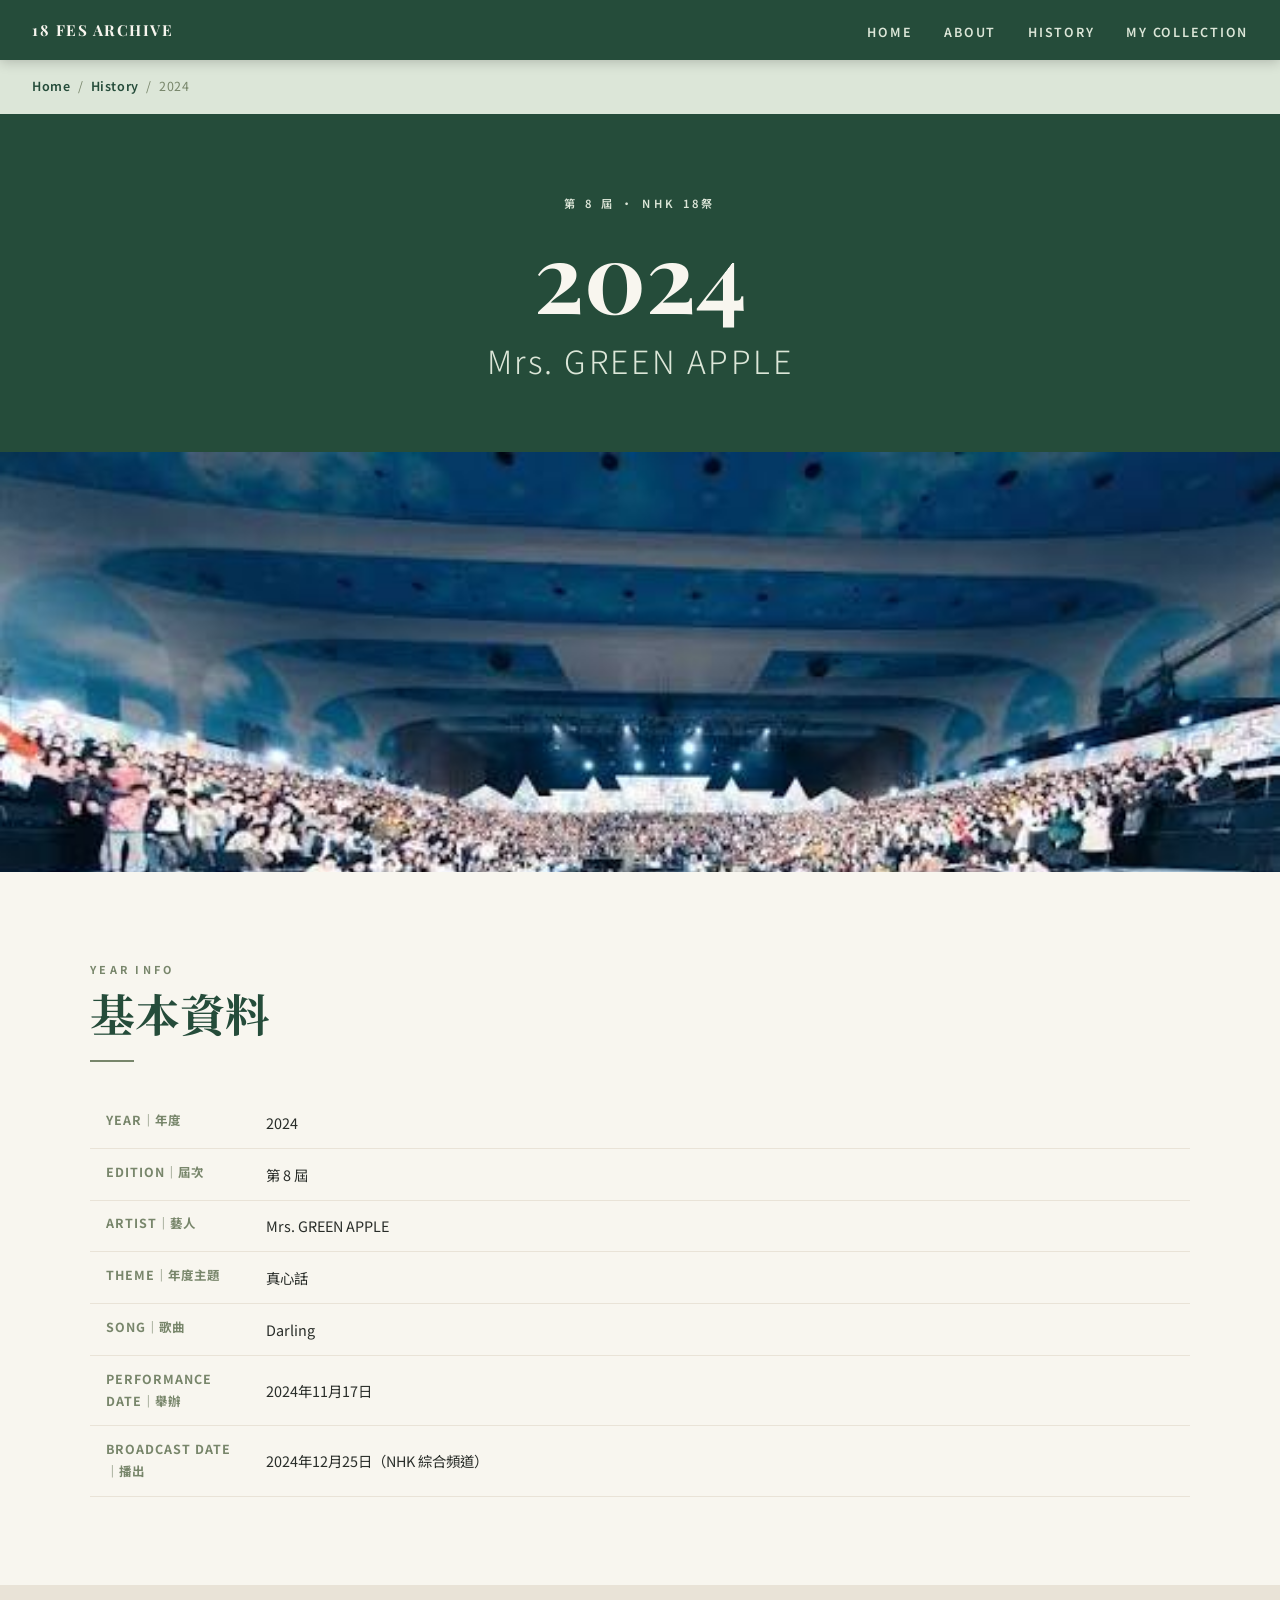
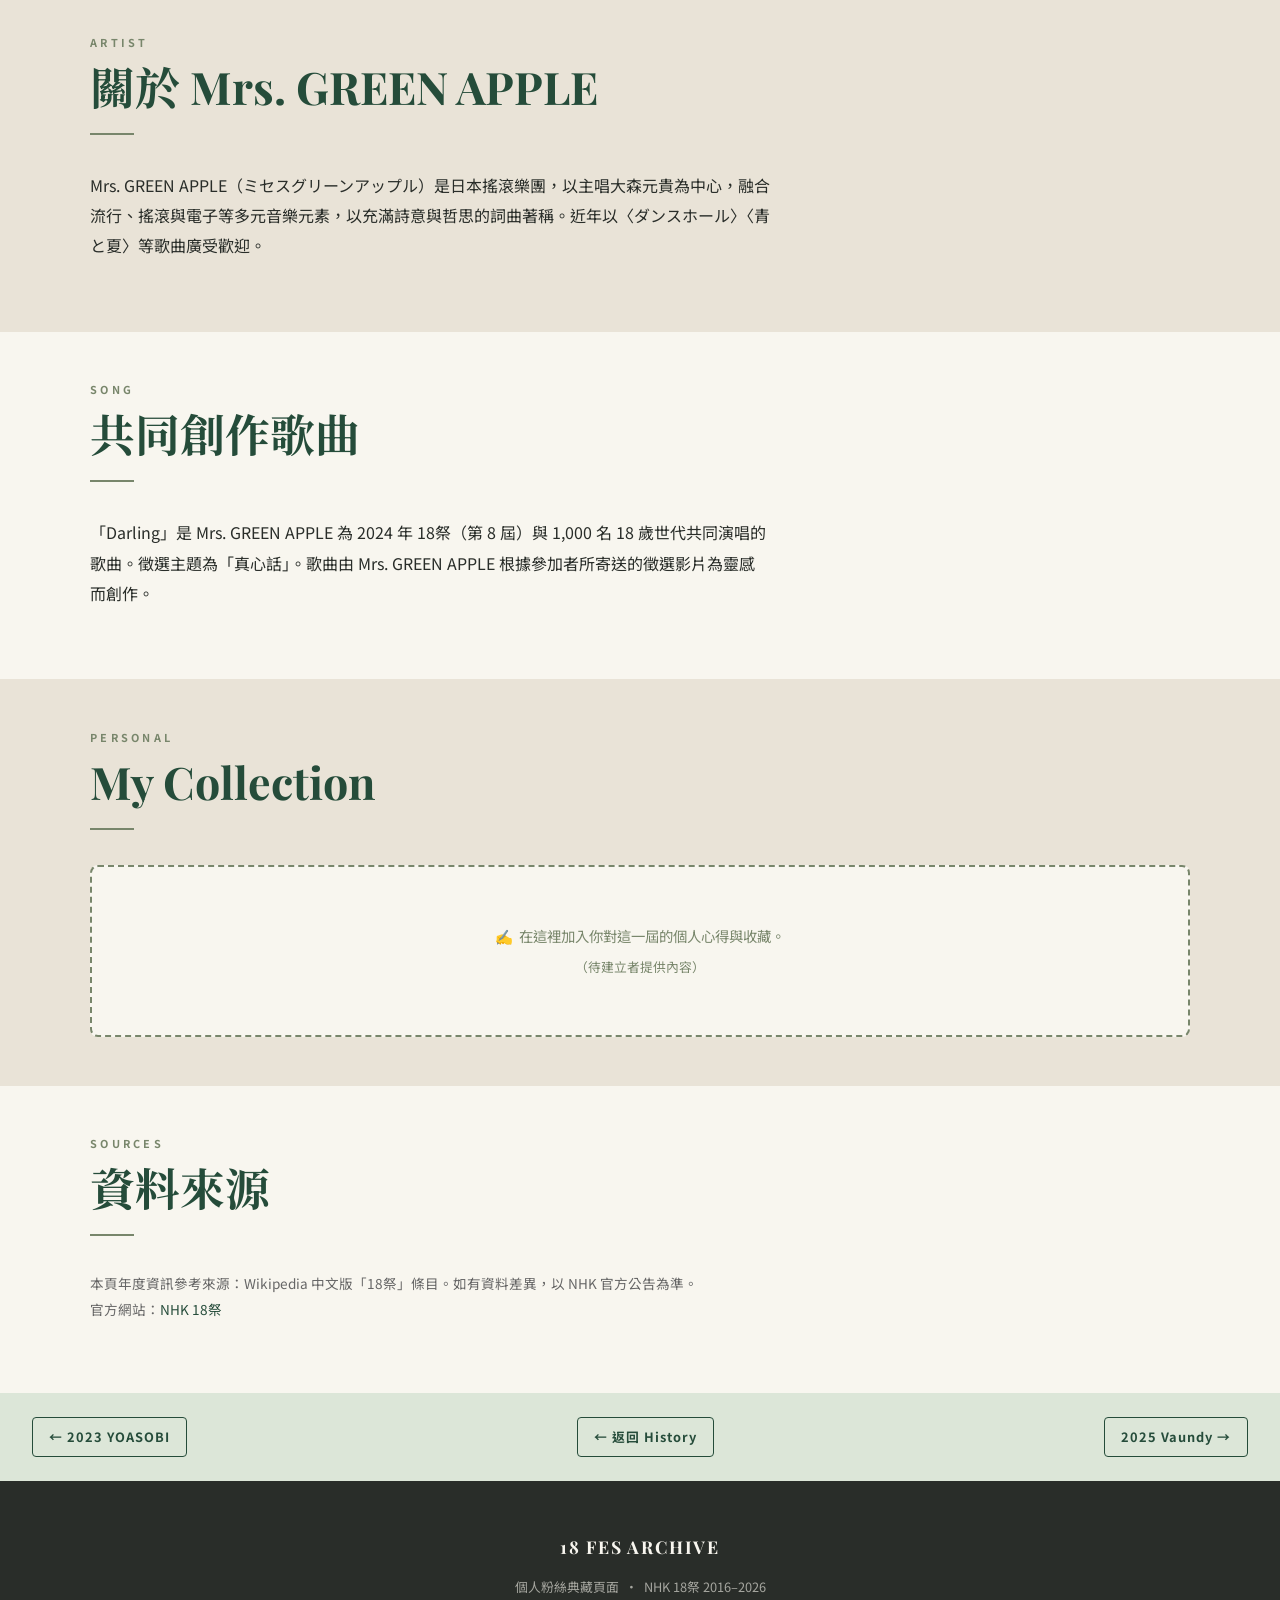
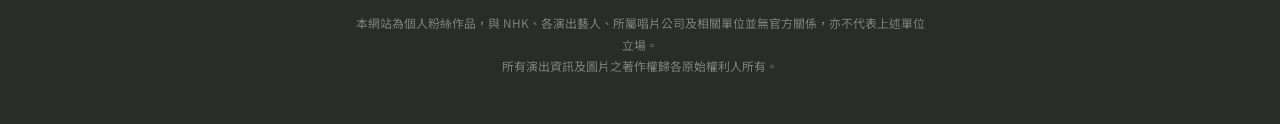
<file: years/2024.html>
<!DOCTYPE html>
<html lang="zh-TW">
<head>
  <meta charset="UTF-8" />
  <meta name="viewport" content="width=device-width, initial-scale=1.0" />
  <title>2024 — 18 FES ARCHIVE</title>
  <link rel="preconnect" href="https://fonts.googleapis.com" />
  <link rel="preconnect" href="https://fonts.gstatic.com" crossorigin />
  <link href="https://fonts.googleapis.com/css2?family=Noto+Sans+TC:wght@400;600;700&family=Noto+Serif+TC:wght@400;700&family=Playfair+Display:wght@700&display=swap" rel="stylesheet" />
  <link rel="stylesheet" href="../assets/css/style.css" />
</head>
<body>

  <nav class="site-nav" role="navigation" aria-label="主要導覽">
    <a href="../index.html" class="nav-logo">18 FES ARCHIVE</a>
    <button class="nav-toggle" aria-label="開啟選單" aria-expanded="false">
      <span></span><span></span><span></span>
    </button>
    <ul class="nav-links" role="list">
      <li><a href="../index.html">Home</a></li>
      <li><a href="../pages/about.html">About</a></li>
      <li><a href="../pages/history.html">History</a></li>
      <li><a href="../pages/collection.html">My Collection</a></li>
    </ul>
  </nav>

  <div class="breadcrumb">
    <a href="../index.html">Home</a> &nbsp;/&nbsp; <a href="../pages/history.html">History</a> &nbsp;/&nbsp; 2024
  </div>

  <!-- YEAR HERO -->
  <div class="year-detail-hero">
    <p class="year-detail-eyebrow">第 8 屆 ・ NHK 18祭</p>
    <h1 class="year-detail-title">2024</h1>
    <p class="year-detail-artist">Mrs. GREEN APPLE</p>
  </div>

  <!-- MAIN IMAGE -->
  <div style="max-height:420px;overflow:hidden;">
    <img src="../assets/years/2024.jfif" alt="18祭 2024 Mrs. GREEN APPLE" style="width:100%;object-fit:cover;object-position:top center;max-height:420px;" />
  </div>

  <!-- INFO TABLE -->
  <section class="section">
    <div class="container">
      <p class="section-label">Year Info</p>
      <h2 class="section-title">基本資料</h2>
      <div class="divider"></div>
      <table class="info-table">
        <tr><th>Year｜年度</th><td>2024</td></tr>
        <tr><th>Edition｜屆次</th><td>第 8 屆</td></tr>
        <tr><th>Artist｜藝人</th><td>Mrs. GREEN APPLE</td></tr>
        <tr><th>Theme｜年度主題</th><td>真心話</td></tr>
        <tr><th>Song｜歌曲</th><td>Darling</td></tr>
        <tr><th>Performance Date｜舉辦</th><td>2024年11月17日</td></tr>
        <tr><th>Broadcast Date｜播出</th><td>2024年12月25日（NHK 綜合頻道）</td></tr>
      </table>
    </div>
  </section>

  <!-- ABOUT ARTIST -->
  <section class="section section--alt detail-section">
    <div class="container">
      <p class="section-label">Artist</p>
      <h2 class="section-title">關於 Mrs. GREEN APPLE</h2>
      <div class="divider"></div>
      <p class="section-text">Mrs. GREEN APPLE（ミセスグリーンアップル）是日本搖滾樂團，以主唱大森元貴為中心，融合流行、搖滾與電子等多元音樂元素，以充滿詩意與哲思的詞曲著稱。近年以〈ダンスホール〉〈青と夏〉等歌曲廣受歡迎。</p>
    </div>
  </section>

  <!-- SONG SECTION -->
  <section class="section detail-section">
    <div class="container">
      <p class="section-label">Song</p>
      <h2 class="section-title">共同創作歌曲</h2>
      <div class="divider"></div>
      <p class="section-text">「Darling」是 Mrs. GREEN APPLE 為 2024 年 18祭（第 8 屆）與 1,000 名 18 歲世代共同演唱的歌曲。徵選主題為「真心話」。歌曲由 Mrs. GREEN APPLE 根據參加者所寄送的徵選影片為靈感而創作。</p>
    </div>
  </section>

  <!-- MY COLLECTION PLACEHOLDER -->
  <section class="section section--alt detail-section">
    <div class="container">
      <p class="section-label">Personal</p>
      <h2 class="section-title">My Collection</h2>
      <div class="divider"></div>
      <div class="collection-placeholder">
        <p>✍️ &nbsp;在這裡加入你對這一屆的個人心得與收藏。</p>
        <p style="margin-top:0.5rem;font-size:0.8rem;">（待建立者提供內容）</p>
      </div>
    </div>
  </section>

  <!-- SOURCES -->
  <section class="section detail-section">
    <div class="container">
      <p class="section-label">Sources</p>
      <h2 class="section-title">資料來源</h2>
      <div class="divider"></div>
      <p class="section-text" style="font-size:0.85rem;color:#666;">
        本頁年度資訊參考來源：Wikipedia 中文版「18祭」條目。如有資料差異，以 NHK 官方公告為準。<br />
        官方網站：<a href="https://www.nhk.jp/p/ts/Z9369V7QW7/" target="_blank" rel="noopener" style="color:var(--forest-green);">NHK 18祭</a>
      </p>
    </div>
  </section>

  <!-- YEAR NAV -->
  <nav class="year-nav">
    <a href="2023.html">← 2023 YOASOBI</a>
    <a href="../pages/history.html">← 返回 History</a>
    <a href="2025.html">2025 Vaundy →</a>
  </nav>

  <footer class="site-footer">
    <p class="footer-logo">18 FES ARCHIVE</p>
    <p>個人粉絲典藏頁面 &nbsp;·&nbsp; NHK 18祭 2016–2026</p>
    <p class="footer-disclaimer">
      本網站為個人粉絲作品，與 NHK、各演出藝人、所屬唱片公司及相關單位並無官方關係，亦不代表上述單位立場。<br />
      所有演出資訊及圖片之著作權歸各原始權利人所有。
    </p>
  </footer>

  <script src="../assets/js/main.js"></script>
</body>
</html>
</file>
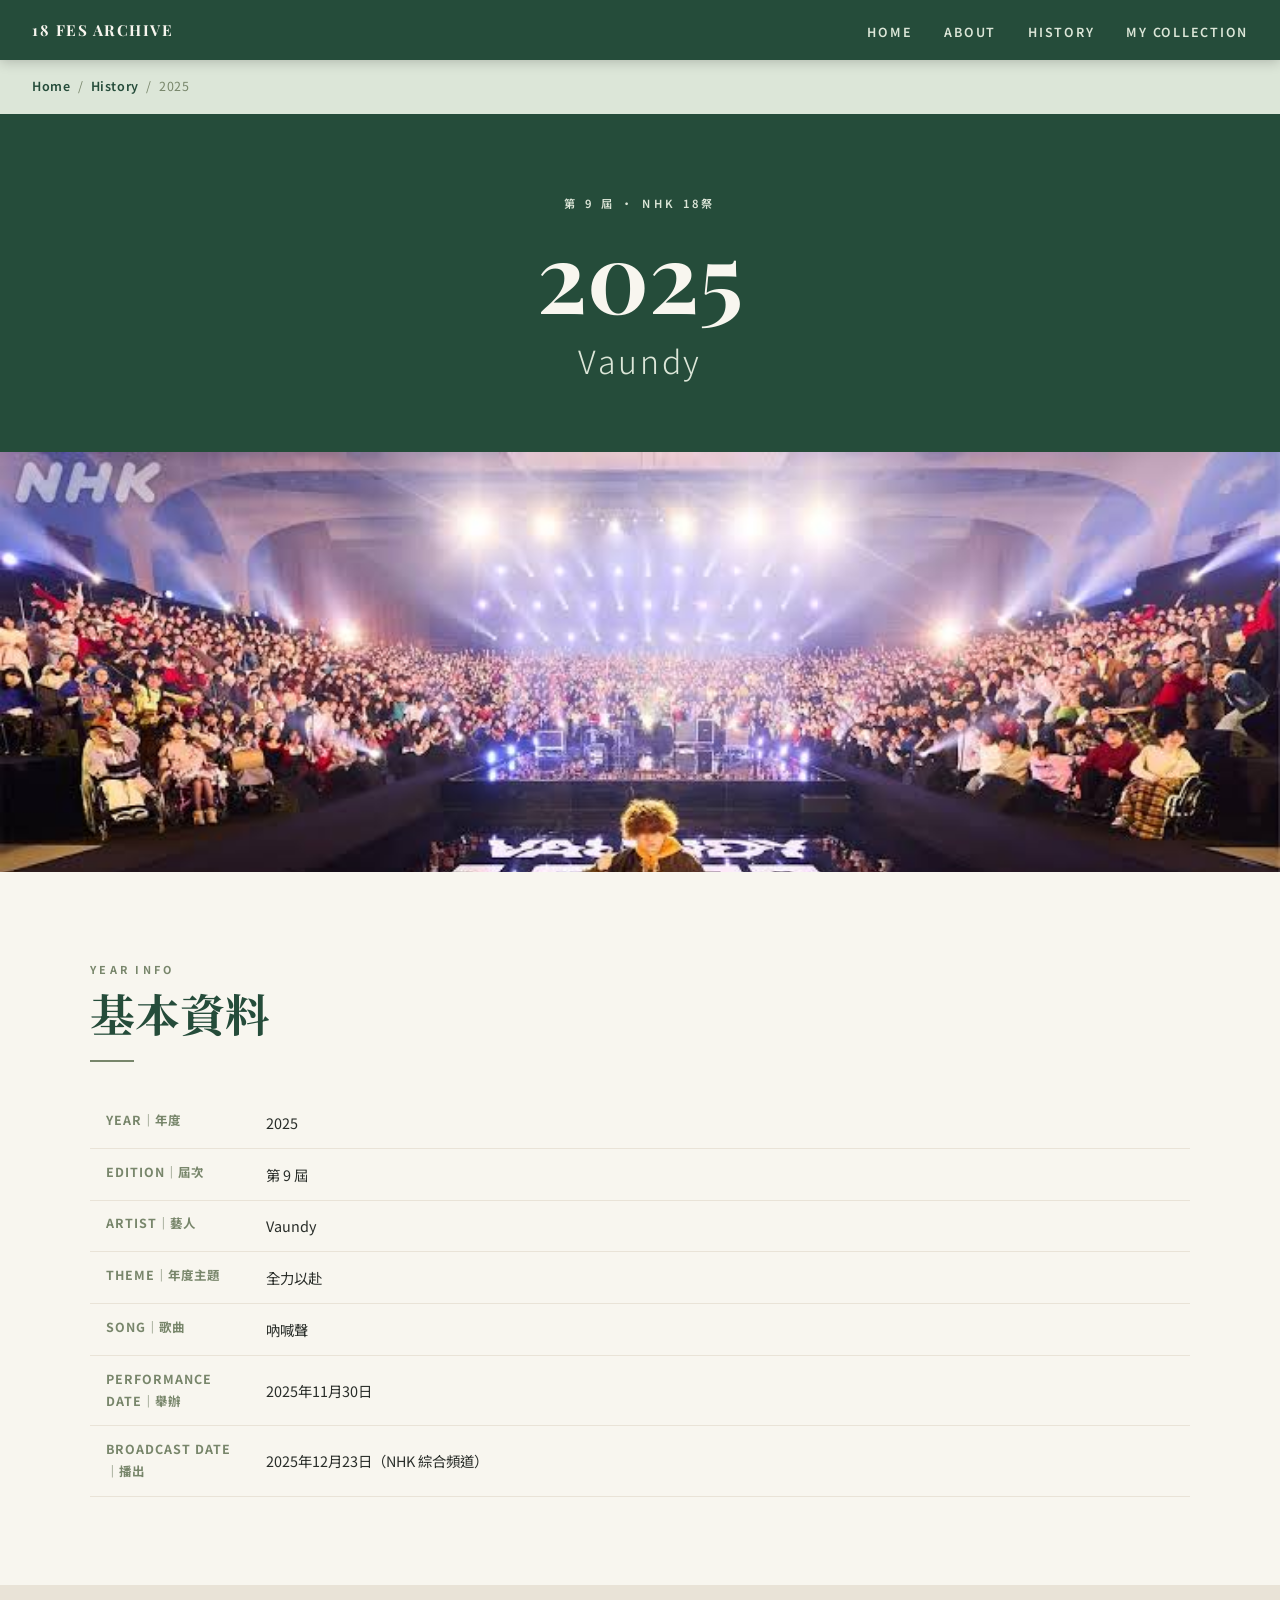
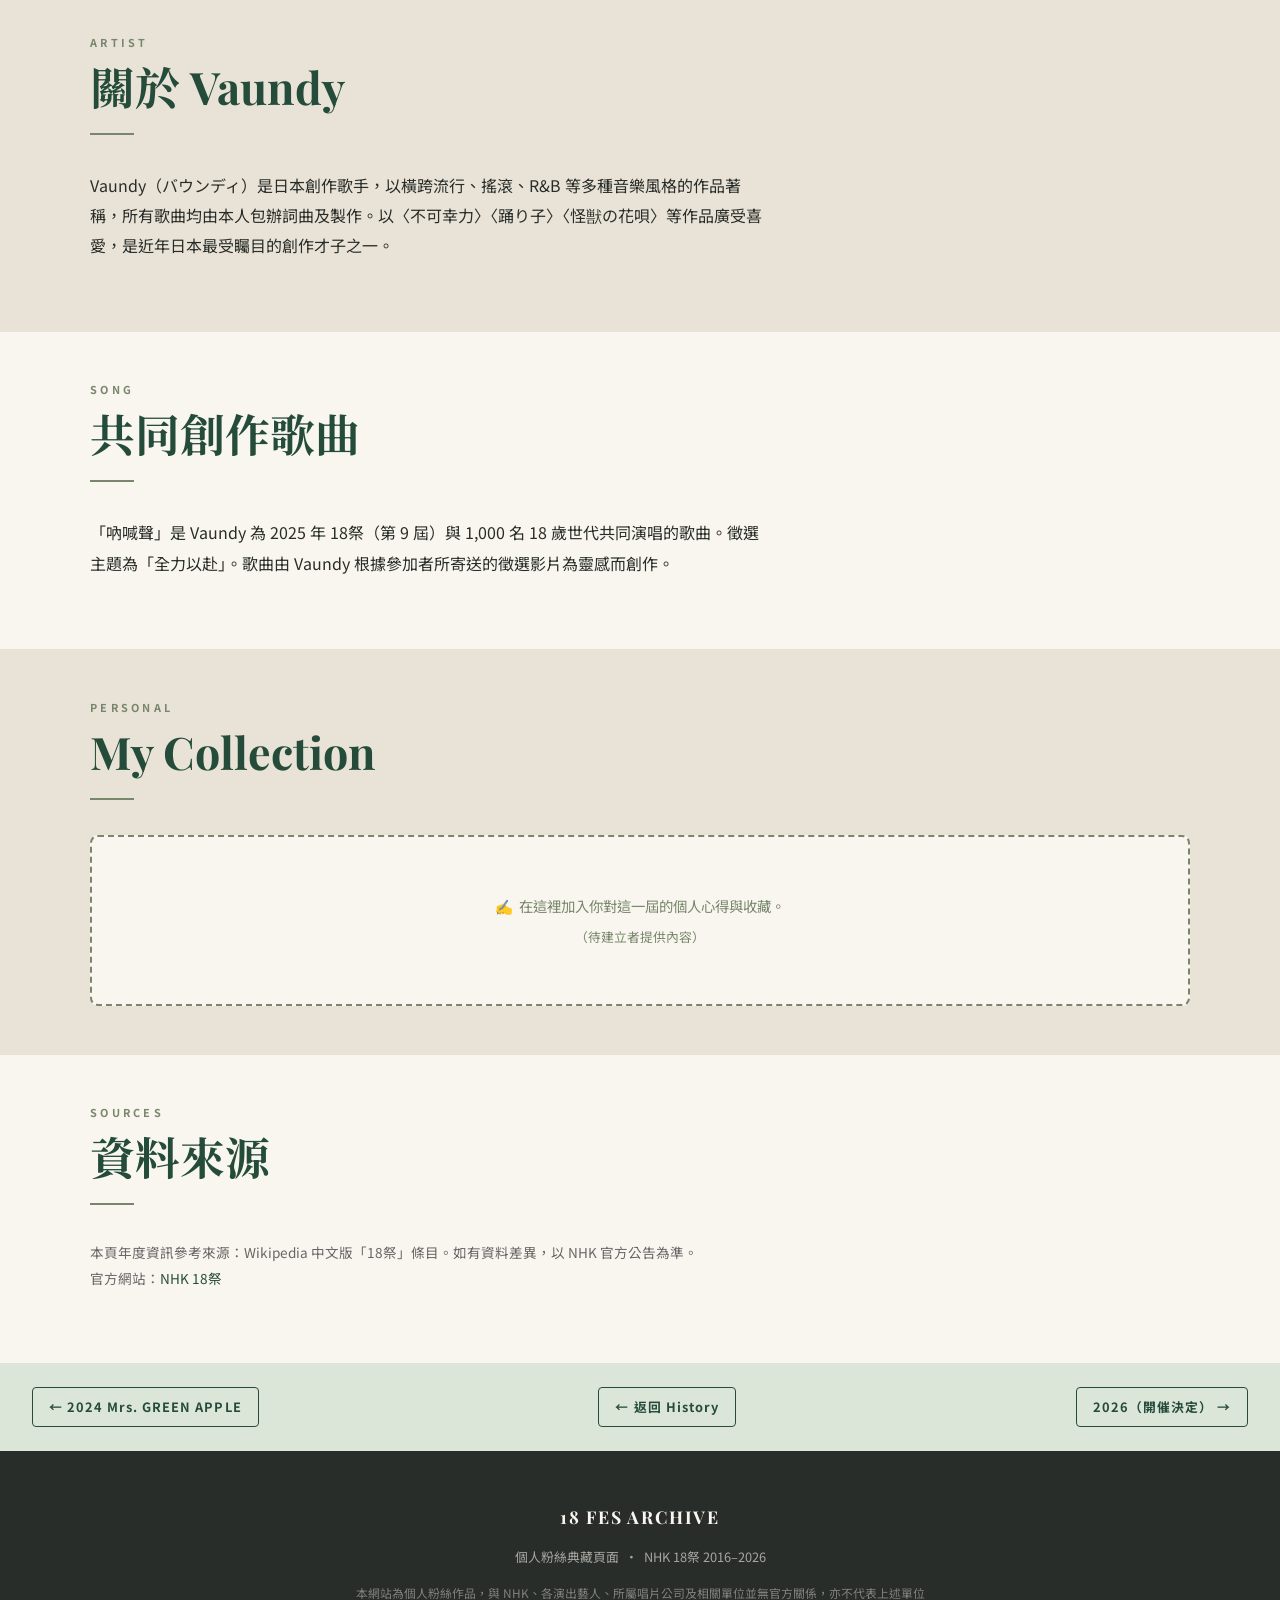
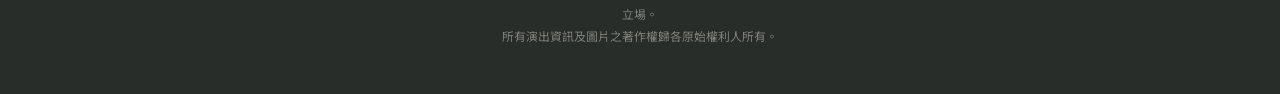
<file: years/2025.html>
<!DOCTYPE html>
<html lang="zh-TW">
<head>
  <meta charset="UTF-8" />
  <meta name="viewport" content="width=device-width, initial-scale=1.0" />
  <title>2025 — 18 FES ARCHIVE</title>
  <link rel="preconnect" href="https://fonts.googleapis.com" />
  <link rel="preconnect" href="https://fonts.gstatic.com" crossorigin />
  <link href="https://fonts.googleapis.com/css2?family=Noto+Sans+TC:wght@400;600;700&family=Noto+Serif+TC:wght@400;700&family=Playfair+Display:wght@700&display=swap" rel="stylesheet" />
  <link rel="stylesheet" href="../assets/css/style.css" />
</head>
<body>

  <nav class="site-nav" role="navigation" aria-label="主要導覽">
    <a href="../index.html" class="nav-logo">18 FES ARCHIVE</a>
    <button class="nav-toggle" aria-label="開啟選單" aria-expanded="false">
      <span></span><span></span><span></span>
    </button>
    <ul class="nav-links" role="list">
      <li><a href="../index.html">Home</a></li>
      <li><a href="../pages/about.html">About</a></li>
      <li><a href="../pages/history.html">History</a></li>
      <li><a href="../pages/collection.html">My Collection</a></li>
    </ul>
  </nav>

  <div class="breadcrumb">
    <a href="../index.html">Home</a> &nbsp;/&nbsp; <a href="../pages/history.html">History</a> &nbsp;/&nbsp; 2025
  </div>

  <!-- YEAR HERO -->
  <div class="year-detail-hero">
    <p class="year-detail-eyebrow">第 9 屆 ・ NHK 18祭</p>
    <h1 class="year-detail-title">2025</h1>
    <p class="year-detail-artist">Vaundy</p>
  </div>

  <!-- MAIN IMAGE -->
  <div style="max-height:420px;overflow:hidden;">
    <img src="../assets/years/2025.jfif" alt="18祭 2025 Vaundy" style="width:100%;object-fit:cover;object-position:top center;max-height:420px;" />
  </div>

  <!-- INFO TABLE -->
  <section class="section">
    <div class="container">
      <p class="section-label">Year Info</p>
      <h2 class="section-title">基本資料</h2>
      <div class="divider"></div>
      <table class="info-table">
        <tr><th>Year｜年度</th><td>2025</td></tr>
        <tr><th>Edition｜屆次</th><td>第 9 屆</td></tr>
        <tr><th>Artist｜藝人</th><td>Vaundy</td></tr>
        <tr><th>Theme｜年度主題</th><td>全力以赴</td></tr>
        <tr><th>Song｜歌曲</th><td>吶喊聲</td></tr>
        <tr><th>Performance Date｜舉辦</th><td>2025年11月30日</td></tr>
        <tr><th>Broadcast Date｜播出</th><td>2025年12月23日（NHK 綜合頻道）</td></tr>
      </table>
    </div>
  </section>

  <!-- ABOUT ARTIST -->
  <section class="section section--alt detail-section">
    <div class="container">
      <p class="section-label">Artist</p>
      <h2 class="section-title">關於 Vaundy</h2>
      <div class="divider"></div>
      <p class="section-text">Vaundy（バウンディ）是日本創作歌手，以橫跨流行、搖滾、R&B 等多種音樂風格的作品著稱，所有歌曲均由本人包辦詞曲及製作。以〈不可幸力〉〈踊り子〉〈怪獣の花唄〉等作品廣受喜愛，是近年日本最受矚目的創作才子之一。</p>
    </div>
  </section>

  <!-- SONG SECTION -->
  <section class="section detail-section">
    <div class="container">
      <p class="section-label">Song</p>
      <h2 class="section-title">共同創作歌曲</h2>
      <div class="divider"></div>
      <p class="section-text">「吶喊聲」是 Vaundy 為 2025 年 18祭（第 9 屆）與 1,000 名 18 歲世代共同演唱的歌曲。徵選主題為「全力以赴」。歌曲由 Vaundy 根據參加者所寄送的徵選影片為靈感而創作。</p>
    </div>
  </section>

  <!-- MY COLLECTION PLACEHOLDER -->
  <section class="section section--alt detail-section">
    <div class="container">
      <p class="section-label">Personal</p>
      <h2 class="section-title">My Collection</h2>
      <div class="divider"></div>
      <div class="collection-placeholder">
        <p>✍️ &nbsp;在這裡加入你對這一屆的個人心得與收藏。</p>
        <p style="margin-top:0.5rem;font-size:0.8rem;">（待建立者提供內容）</p>
      </div>
    </div>
  </section>

  <!-- SOURCES -->
  <section class="section detail-section">
    <div class="container">
      <p class="section-label">Sources</p>
      <h2 class="section-title">資料來源</h2>
      <div class="divider"></div>
      <p class="section-text" style="font-size:0.85rem;color:#666;">
        本頁年度資訊參考來源：Wikipedia 中文版「18祭」條目。如有資料差異，以 NHK 官方公告為準。<br />
        官方網站：<a href="https://www.nhk.jp/p/ts/Z9369V7QW7/" target="_blank" rel="noopener" style="color:var(--forest-green);">NHK 18祭</a>
      </p>
    </div>
  </section>

  <!-- YEAR NAV -->
  <nav class="year-nav">
    <a href="2024.html">← 2024 Mrs. GREEN APPLE</a>
    <a href="../pages/history.html">← 返回 History</a>
    <a href="2026.html">2026（開催決定） →</a>
  </nav>

  <footer class="site-footer">
    <p class="footer-logo">18 FES ARCHIVE</p>
    <p>個人粉絲典藏頁面 &nbsp;·&nbsp; NHK 18祭 2016–2026</p>
    <p class="footer-disclaimer">
      本網站為個人粉絲作品，與 NHK、各演出藝人、所屬唱片公司及相關單位並無官方關係，亦不代表上述單位立場。<br />
      所有演出資訊及圖片之著作權歸各原始權利人所有。
    </p>
  </footer>

  <script src="../assets/js/main.js"></script>
</body>
</html>
</file>
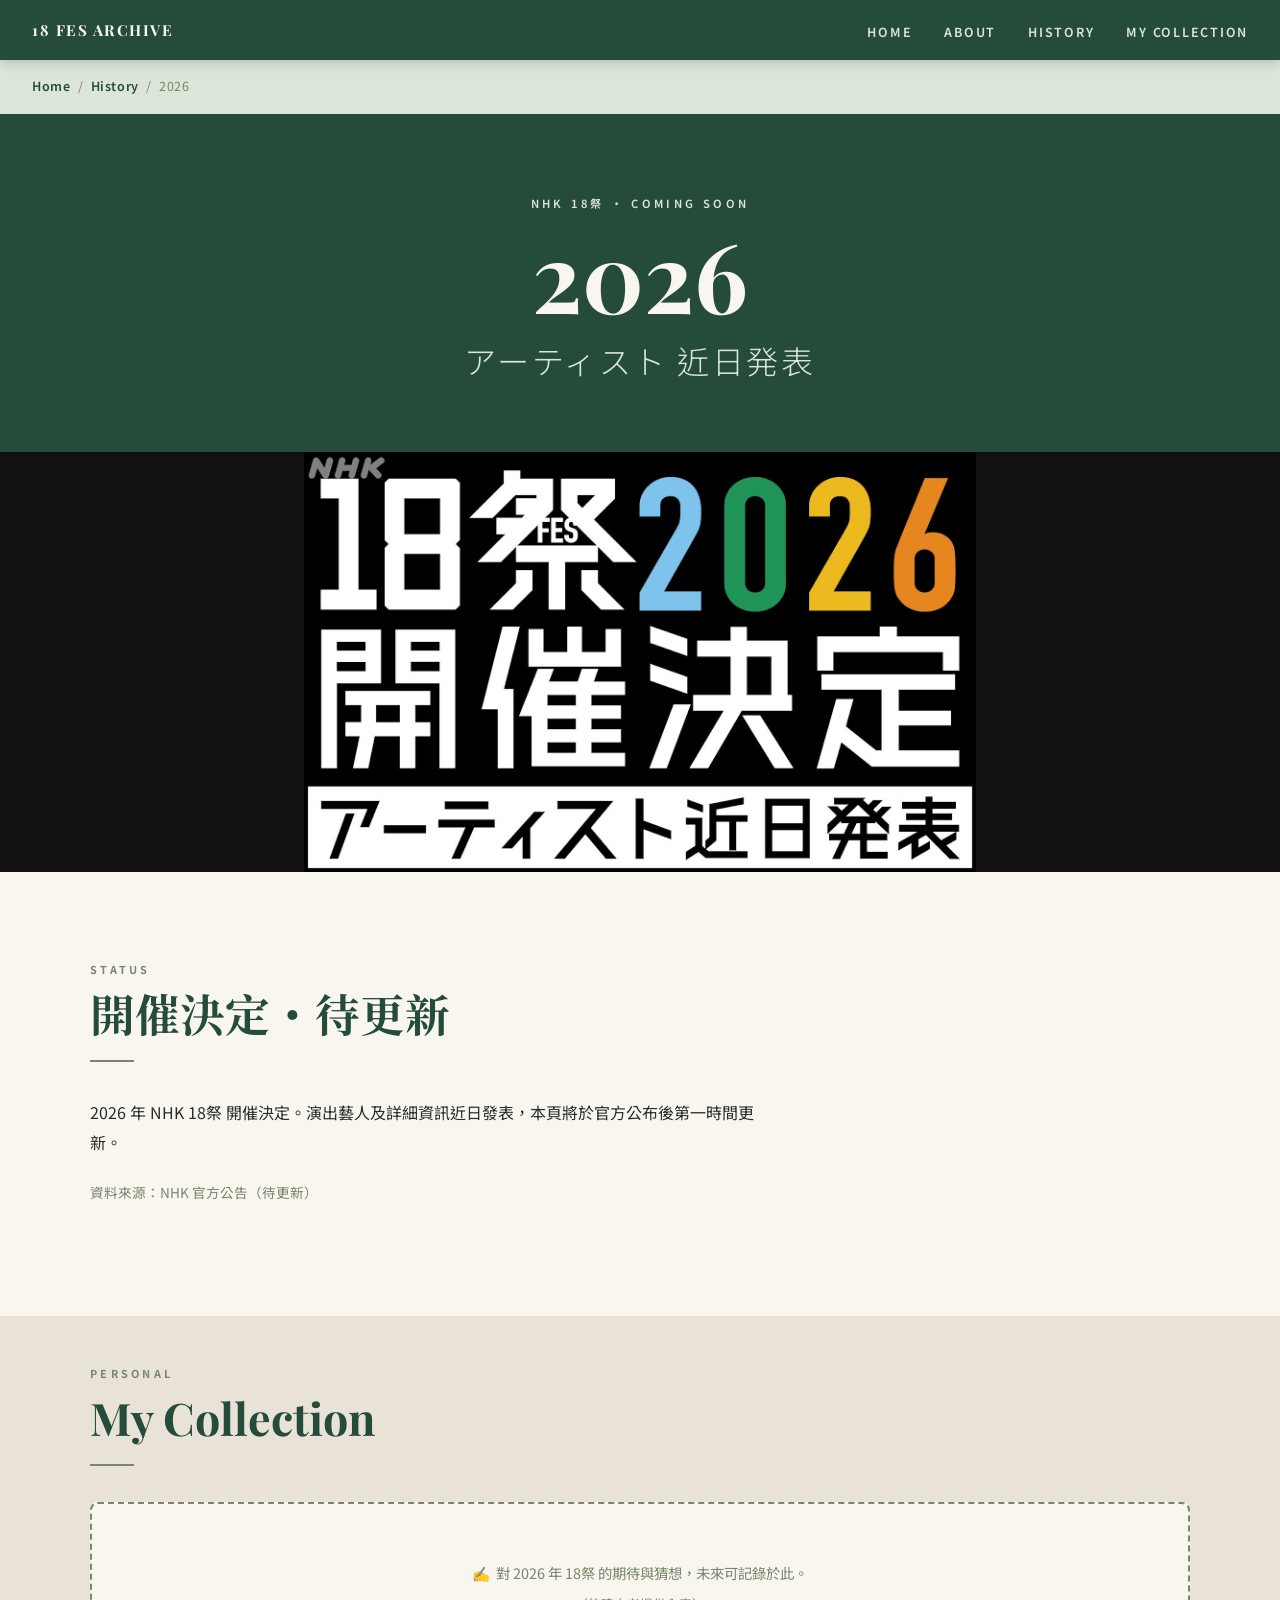
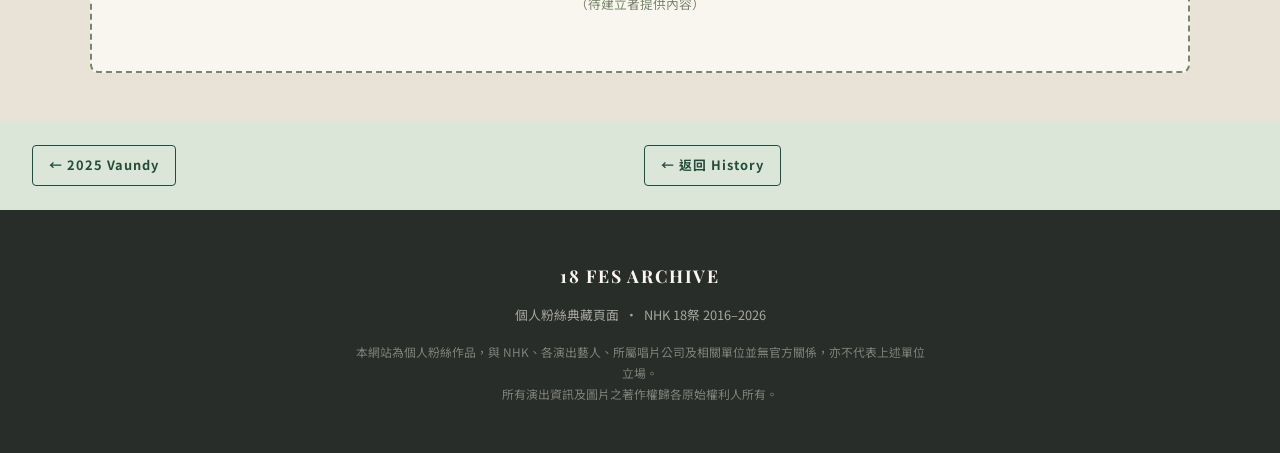
<file: years/2026.html>
<!DOCTYPE html>
<html lang="zh-TW">
<head>
  <meta charset="UTF-8" />
  <meta name="viewport" content="width=device-width, initial-scale=1.0" />
  <title>2026 — 18 FES ARCHIVE</title>
  <link rel="preconnect" href="https://fonts.googleapis.com" />
  <link rel="preconnect" href="https://fonts.gstatic.com" crossorigin />
  <link href="https://fonts.googleapis.com/css2?family=Noto+Sans+TC:wght@400;600;700&family=Noto+Serif+TC:wght@400;700&family=Playfair+Display:wght@700&display=swap" rel="stylesheet" />
  <link rel="stylesheet" href="../assets/css/style.css" />
</head>
<body>

  <nav class="site-nav" role="navigation" aria-label="主要導覽">
    <a href="../index.html" class="nav-logo">18 FES ARCHIVE</a>
    <button class="nav-toggle" aria-label="開啟選單" aria-expanded="false">
      <span></span><span></span><span></span>
    </button>
    <ul class="nav-links" role="list">
      <li><a href="../index.html">Home</a></li>
      <li><a href="../pages/about.html">About</a></li>
      <li><a href="../pages/history.html">History</a></li>
      <li><a href="../pages/collection.html">My Collection</a></li>
    </ul>
  </nav>

  <div class="breadcrumb">
    <a href="../index.html">Home</a> &nbsp;/&nbsp; <a href="../pages/history.html">History</a> &nbsp;/&nbsp; 2026
  </div>

  <div class="year-detail-hero">
    <p class="year-detail-eyebrow">NHK 18祭 ・ Coming Soon</p>
    <h1 class="year-detail-title">2026</h1>
    <p class="year-detail-artist" style="color:var(--soft-green);">アーティスト 近日発表</p>
  </div>

  <div style="max-height:420px;overflow:hidden;background:#111;">
    <img src="../assets/common/hero.png" alt="18祭 2026 開催決定" style="width:100%;max-height:420px;object-fit:contain;margin:0 auto;display:block;" />
  </div>

  <section class="section">
    <div class="container">
      <p class="section-label">Status</p>
      <h2 class="section-title">開催決定・待更新</h2>
      <div class="divider"></div>
      <p class="section-text">2026 年 NHK 18祭 開催決定。演出藝人及詳細資訊近日發表，本頁將於官方公布後第一時間更新。</p>
      <p class="section-text" style="color:var(--olive-green);font-size:0.85rem;">資料來源：NHK 官方公告（待更新）</p>
    </div>
  </section>

  <!-- MY COLLECTION PLACEHOLDER -->
  <section class="section section--alt detail-section">
    <div class="container">
      <p class="section-label">Personal</p>
      <h2 class="section-title">My Collection</h2>
      <div class="divider"></div>
      <div class="collection-placeholder">
        <p>✍️ &nbsp;對 2026 年 18祭 的期待與猜想，未來可記錄於此。</p>
        <p style="margin-top:0.5rem;font-size:0.8rem;">（待建立者提供內容）</p>
      </div>
    </div>
  </section>

  <nav class="year-nav">
    <a href="2025.html">← 2025 Vaundy</a>
    <a href="../pages/history.html">← 返回 History</a>
    <span></span>
  </nav>

  <footer class="site-footer">
    <p class="footer-logo">18 FES ARCHIVE</p>
    <p>個人粉絲典藏頁面 &nbsp;·&nbsp; NHK 18祭 2016–2026</p>
    <p class="footer-disclaimer">
      本網站為個人粉絲作品，與 NHK、各演出藝人、所屬唱片公司及相關單位並無官方關係，亦不代表上述單位立場。<br />
      所有演出資訊及圖片之著作權歸各原始權利人所有。
    </p>
  </footer>

  <script src="../assets/js/main.js"></script>
</body>
</html>
</file>
<file: assets/css/style.css>
/* ============================================
   18 FES ARCHIVE — Global Stylesheet
   ============================================ */

:root {
  --forest-green:  #254C3A;
  --olive-green:   #78866B;
  --soft-green:    #DCE6D8;
  --cream-white:   #F8F6EF;
  --warm-beige:    #E9E3D7;
  --dark-text:     #292D29;
  --white:         #FFFFFF;

  --font-serif:    'Playfair Display', 'Noto Serif TC', Georgia, serif;
  --font-sans:     'Noto Sans TC', 'Hiragino Sans', sans-serif;

  --transition:    0.3s ease;
  --radius:        4px;
  --radius-lg:     8px;
  --shadow:        0 4px 20px rgba(0,0,0,0.08);
  --shadow-hover:  0 8px 32px rgba(0,0,0,0.16);
}

*, *::before, *::after { box-sizing: border-box; margin: 0; padding: 0; }
html { scroll-behavior: smooth; font-size: 16px; }
body {
  background-color: var(--cream-white);
  color: var(--dark-text);
  font-family: var(--font-sans);
  line-height: 1.75;
  -webkit-font-smoothing: antialiased;
}
img { max-width: 100%; display: block; }
a { color: inherit; text-decoration: none; }

/* ============================================
   NAVIGATION
   ============================================ */
.site-nav {
  position: sticky;
  top: 0;
  z-index: 100;
  background: var(--forest-green);
  padding: 0 2rem;
  display: flex;
  align-items: center;
  justify-content: space-between;
  height: 60px;
  box-shadow: 0 2px 12px rgba(0,0,0,0.2);
}

.nav-logo {
  font-family: var(--font-serif);
  color: var(--cream-white);
  font-size: 0.95rem;
  font-weight: 700;
  letter-spacing: 0.1em;
  text-transform: uppercase;
  white-space: nowrap;
}

.nav-links {
  display: flex;
  gap: 2rem;
  list-style: none;
}

.nav-links a {
  color: var(--soft-green);
  font-size: 0.78rem;
  font-weight: 600;
  letter-spacing: 0.14em;
  text-transform: uppercase;
  transition: color var(--transition);
  padding: 0.3rem 0;
  border-bottom: 2px solid transparent;
}
.nav-links a:hover,
.nav-links a.active {
  color: var(--white);
  border-bottom-color: var(--warm-beige);
}

.nav-toggle {
  display: none;
  flex-direction: column;
  gap: 5px;
  cursor: pointer;
  background: none;
  border: none;
  padding: 4px;
}
.nav-toggle span {
  display: block;
  width: 24px;
  height: 2px;
  background: var(--cream-white);
  transition: var(--transition);
}

/* ============================================
   HERO
   ============================================ */
.hero {
  position: relative;
  min-height: 92vh;
  display: flex;
  align-items: center;
  justify-content: center;
  overflow: hidden;
  background: var(--dark-text);
}
.hero-bg {
  position: absolute;
  inset: 0;
  width: 100%;
  height: 100%;
  object-fit: cover;
  object-position: center;
  opacity: 0.45;
}
.hero-overlay {
  position: absolute;
  inset: 0;
  background: linear-gradient(to bottom, rgba(37,76,58,0.5) 0%, rgba(41,45,41,0.75) 100%);
}
.hero-content {
  position: relative;
  z-index: 2;
  text-align: center;
  color: var(--white);
  padding: 2rem;
  max-width: 820px;
}
.hero-eyebrow {
  font-size: 0.72rem;
  letter-spacing: 0.28em;
  text-transform: uppercase;
  color: var(--soft-green);
  font-weight: 600;
  margin-bottom: 1.2rem;
}
.hero-title {
  font-family: var(--font-serif);
  font-size: clamp(3.5rem, 12vw, 8rem);
  font-weight: 700;
  line-height: 1;
  letter-spacing: 0.03em;
  margin-bottom: 0.4rem;
}
.hero-sup {
  font-size: 0.38em;
  vertical-align: super;
  letter-spacing: 0.06em;
  font-weight: 400;
  color: var(--soft-green);
}
.hero-subtitle {
  font-size: clamp(0.85rem, 2vw, 1.1rem);
  font-weight: 400;
  letter-spacing: 0.22em;
  color: var(--soft-green);
  margin-bottom: 2rem;
  text-transform: uppercase;
}
.hero-desc {
  font-size: 1rem;
  line-height: 2;
  color: rgba(255,255,255,0.82);
  max-width: 540px;
  margin: 0 auto 2.5rem;
}
.hero-actions {
  display: flex;
  gap: 1rem;
  justify-content: center;
  flex-wrap: wrap;
}

/* ============================================
   BUTTONS
   ============================================ */
.btn {
  display: inline-block;
  font-size: 0.8rem;
  font-weight: 700;
  letter-spacing: 0.12em;
  text-transform: uppercase;
  padding: 0.7rem 1.8rem;
  border-radius: var(--radius);
  transition: background var(--transition), color var(--transition), border-color var(--transition), transform var(--transition);
  cursor: pointer;
  border: 2px solid transparent;
}
.btn--primary {
  background: var(--forest-green);
  color: var(--cream-white);
  border-color: var(--forest-green);
}
.btn--primary:hover { background: #1b3829; border-color: #1b3829; transform: translateY(-2px); }

.btn--outline {
  background: transparent;
  color: var(--cream-white);
  border-color: var(--cream-white);
}
.btn--outline:hover { background: var(--cream-white); color: var(--forest-green); transform: translateY(-2px); }

.btn--outline-dark {
  background: transparent;
  color: var(--forest-green);
  border-color: var(--forest-green);
}
.btn--outline-dark:hover { background: var(--forest-green); color: var(--cream-white); transform: translateY(-2px); }

/* ============================================
   SECTIONS
   ============================================ */
.section { padding: 5.5rem 2rem; }
.section--alt { background: var(--warm-beige); }
.section--dark { background: var(--forest-green); color: var(--cream-white); }

.container { max-width: 1100px; margin: 0 auto; }

.section-label {
  font-size: 0.68rem;
  letter-spacing: 0.3em;
  text-transform: uppercase;
  color: var(--olive-green);
  font-weight: 700;
  margin-bottom: 0.5rem;
}
.section-label--light { color: var(--soft-green); }

.section-title {
  font-family: var(--font-serif);
  font-size: clamp(1.8rem, 4vw, 2.8rem);
  font-weight: 700;
  color: var(--forest-green);
  margin-bottom: 0.8rem;
  line-height: 1.2;
}
.section-title--light { color: var(--cream-white); }

.section-text {
  font-size: 1rem;
  line-height: 1.9;
  color: var(--dark-text);
  max-width: 680px;
  margin-bottom: 1.4rem;
}
.section-text--light { color: rgba(248,246,239,0.85); }

.divider {
  width: 44px;
  height: 2px;
  background: var(--olive-green);
  margin: 1.2rem 0 2.2rem;
}
.divider--light { background: var(--soft-green); }

/* ============================================
   LATEST GRID
   ============================================ */
.latest-grid {
  display: grid;
  grid-template-columns: 1fr 1fr;
  gap: 3rem;
  align-items: center;
}
.latest-img-wrap { border-radius: var(--radius-lg); overflow: hidden; box-shadow: var(--shadow); }
.latest-img { width: 100%; aspect-ratio: 16/9; object-fit: cover; object-position: top center; }
.latest-meta { font-size: 0.72rem; letter-spacing: 0.2em; text-transform: uppercase; color: var(--olive-green); font-weight: 700; margin-bottom: 0.5rem; }
.latest-artist { font-family: var(--font-serif); font-size: 2.2rem; font-weight: 700; color: var(--forest-green); margin-bottom: 0.6rem; }
.latest-theme { font-size: 0.9rem; color: var(--dark-text); margin-bottom: 0.3rem; }
.latest-song { font-size: 1rem; font-weight: 700; color: var(--forest-green); margin-bottom: 1rem; }
.latest-dates { font-size: 0.85rem; line-height: 2; color: #666; }

/* ============================================
   YEAR CARDS (Timeline)
   ============================================ */
.timeline-grid {
  display: grid;
  grid-template-columns: repeat(auto-fill, minmax(260px, 1fr));
  gap: 1.6rem;
}

.year-card {
  background: var(--white);
  border-radius: var(--radius-lg);
  overflow: hidden;
  box-shadow: var(--shadow);
  transition: transform var(--transition), box-shadow var(--transition);
  display: block;
  color: inherit;
  cursor: pointer;
}
.year-card:hover {
  transform: translateY(-6px);
  box-shadow: var(--shadow-hover);
}
.year-card__img {
  width: 100%;
  aspect-ratio: 16/9;
  object-fit: cover;
  object-position: top center;
  display: block;
}
.year-card__body {
  padding: 1rem 1.2rem 1.3rem;
}
.year-card__year {
  font-family: var(--font-serif);
  font-size: 1.7rem;
  font-weight: 700;
  color: var(--forest-green);
  line-height: 1.1;
  margin-bottom: 0.2rem;
}
.year-card__num {
  font-family: var(--font-sans);
  font-size: 0.65rem;
  font-weight: 700;
  color: var(--olive-green);
  letter-spacing: 0.08em;
  vertical-align: middle;
  margin-left: 0.4rem;
}
.year-card__artist {
  font-weight: 700;
  font-size: 0.95rem;
  color: var(--dark-text);
  margin-bottom: 0.3rem;
}
.year-card__song {
  font-size: 0.82rem;
  color: var(--olive-green);
  font-style: italic;
}

.year-card--inactive {
  background: var(--warm-beige);
  opacity: 0.75;
  cursor: default;
}
.year-card--inactive:hover { transform: none; box-shadow: var(--shadow); }
.year-card__body--center {
  display: flex;
  flex-direction: column;
  justify-content: center;
  min-height: 170px;
}

.year-card--upcoming {
  border: 2px dashed var(--olive-green);
  background: var(--soft-green);
}

/* ============================================
   ABOUT PAGE — CONCEPT GRID
   ============================================ */
.concept-grid {
  display: grid;
  grid-template-columns: 1fr 1fr;
  gap: 3rem 4rem;
  align-items: start;
}
.concept-facts { display: flex; flex-direction: column; gap: 1.4rem; }
.fact-item { display: flex; gap: 1rem; align-items: flex-start; }
.fact-icon {
  flex-shrink: 0;
  width: 36px;
  height: 36px;
  border-radius: 50%;
  background: var(--soft-green);
  display: flex;
  align-items: center;
  justify-content: center;
  font-size: 1rem;
}
.fact-body h4 { font-weight: 700; font-size: 0.88rem; color: var(--forest-green); margin-bottom: 0.2rem; }
.fact-body p { font-size: 0.88rem; color: var(--dark-text); line-height: 1.6; }

/* ============================================
   YEAR DETAIL PAGE
   ============================================ */
.year-detail-hero {
  background: var(--forest-green);
  color: var(--cream-white);
  padding: 5rem 2rem 4rem;
  text-align: center;
}
.year-detail-eyebrow { font-size: 0.7rem; letter-spacing: 0.3em; text-transform: uppercase; color: var(--soft-green); font-weight: 600; margin-bottom: 0.8rem; }
.year-detail-title { font-family: var(--font-serif); font-size: clamp(3rem, 8vw, 6rem); font-weight: 700; line-height: 1; }
.year-detail-artist { font-size: clamp(1.2rem, 3vw, 2rem); font-weight: 300; letter-spacing: 0.08em; margin-top: 0.6rem; color: var(--soft-green); }

.info-table { width: 100%; border-collapse: collapse; margin-top: 1.5rem; }
.info-table th, .info-table td { padding: 0.8rem 1rem; text-align: left; border-bottom: 1px solid var(--warm-beige); font-size: 0.9rem; }
.info-table th { width: 160px; color: var(--olive-green); font-weight: 700; font-size: 0.78rem; letter-spacing: 0.08em; text-transform: uppercase; vertical-align: top; }
.info-table td { color: var(--dark-text); }

.detail-section { padding: 3rem 2rem; }
.detail-section + .detail-section { border-top: 1px solid var(--warm-beige); }

.year-nav {
  display: flex;
  justify-content: space-between;
  align-items: center;
  padding: 1.5rem 2rem;
  background: var(--soft-green);
  flex-wrap: wrap;
  gap: 1rem;
}
.year-nav a { font-size: 0.8rem; font-weight: 700; color: var(--forest-green); letter-spacing: 0.08em; padding: 0.5rem 1rem; border: 1px solid var(--forest-green); border-radius: var(--radius); transition: background var(--transition), color var(--transition); }
.year-nav a:hover { background: var(--forest-green); color: var(--cream-white); }

/* ============================================
   MY COLLECTION
   ============================================ */
.collection-placeholder {
  text-align: center;
  padding: 3.5rem 2rem;
  border: 2px dashed var(--olive-green);
  border-radius: var(--radius-lg);
  background: var(--cream-white);
}
.collection-placeholder p { color: var(--olive-green); font-size: 0.9rem; }

/* ============================================
   HISTORY PAGE
   ============================================ */
.history-table { width: 100%; border-collapse: collapse; }
.history-table th { background: var(--forest-green); color: var(--cream-white); padding: 0.8rem 1rem; font-size: 0.75rem; letter-spacing: 0.1em; text-transform: uppercase; text-align: left; }
.history-table td { padding: 0.9rem 1rem; border-bottom: 1px solid var(--warm-beige); font-size: 0.88rem; vertical-align: middle; }
.history-table tr:hover td { background: var(--soft-green); }
.history-table a { color: var(--forest-green); font-weight: 700; text-decoration: underline; }
.history-table .inactive-row td { color: #999; background: var(--warm-beige); }

/* ============================================
   BREADCRUMB
   ============================================ */
.breadcrumb {
  font-size: 0.78rem;
  color: var(--olive-green);
  padding: 1rem 2rem;
  background: var(--soft-green);
  letter-spacing: 0.05em;
}
.breadcrumb a { color: var(--forest-green); font-weight: 600; }
.breadcrumb a:hover { text-decoration: underline; }

/* ============================================
   FOOTER
   ============================================ */
.site-footer {
  background: var(--dark-text);
  color: rgba(248,246,239,0.6);
  padding: 3rem 2rem;
  text-align: center;
  font-size: 0.8rem;
  line-height: 2;
}
.footer-logo { font-family: var(--font-serif); color: var(--cream-white); font-size: 1.1rem; font-weight: 700; letter-spacing: 0.1em; margin-bottom: 0.6rem; }
.footer-disclaimer { max-width: 580px; margin: 0.8rem auto 0; color: rgba(248,246,239,0.42); font-size: 0.74rem; line-height: 1.8; }

/* ============================================
   RESPONSIVE
   ============================================ */
@media (max-width: 768px) {
  .site-nav { position: relative; }
  .nav-links {
    display: none;
    flex-direction: column;
    gap: 0;
    position: absolute;
    top: 60px;
    left: 0;
    right: 0;
    background: var(--forest-green);
    padding: 1rem 0;
    box-shadow: 0 4px 12px rgba(0,0,0,0.2);
    z-index: 99;
  }
  .nav-links.open { display: flex; }
  .nav-links a { padding: 0.75rem 2rem; border-bottom: none; font-size: 0.85rem; display: block; }
  .nav-toggle { display: flex; }

  .hero { min-height: 75vh; }
  .hero-title { font-size: clamp(3rem, 16vw, 5rem); }
  .hero-actions { flex-direction: column; align-items: center; }

  .latest-grid { grid-template-columns: 1fr; gap: 2rem; }
  .concept-grid { grid-template-columns: 1fr; gap: 2rem; }
  .timeline-grid { grid-template-columns: 1fr 1fr; }
  .section { padding: 4rem 1.2rem; }

  .info-table th { width: 110px; }
  .year-nav { flex-direction: column; align-items: flex-start; }
}

@media (max-width: 480px) {
  .timeline-grid { grid-template-columns: 1fr; }
}
</file>
